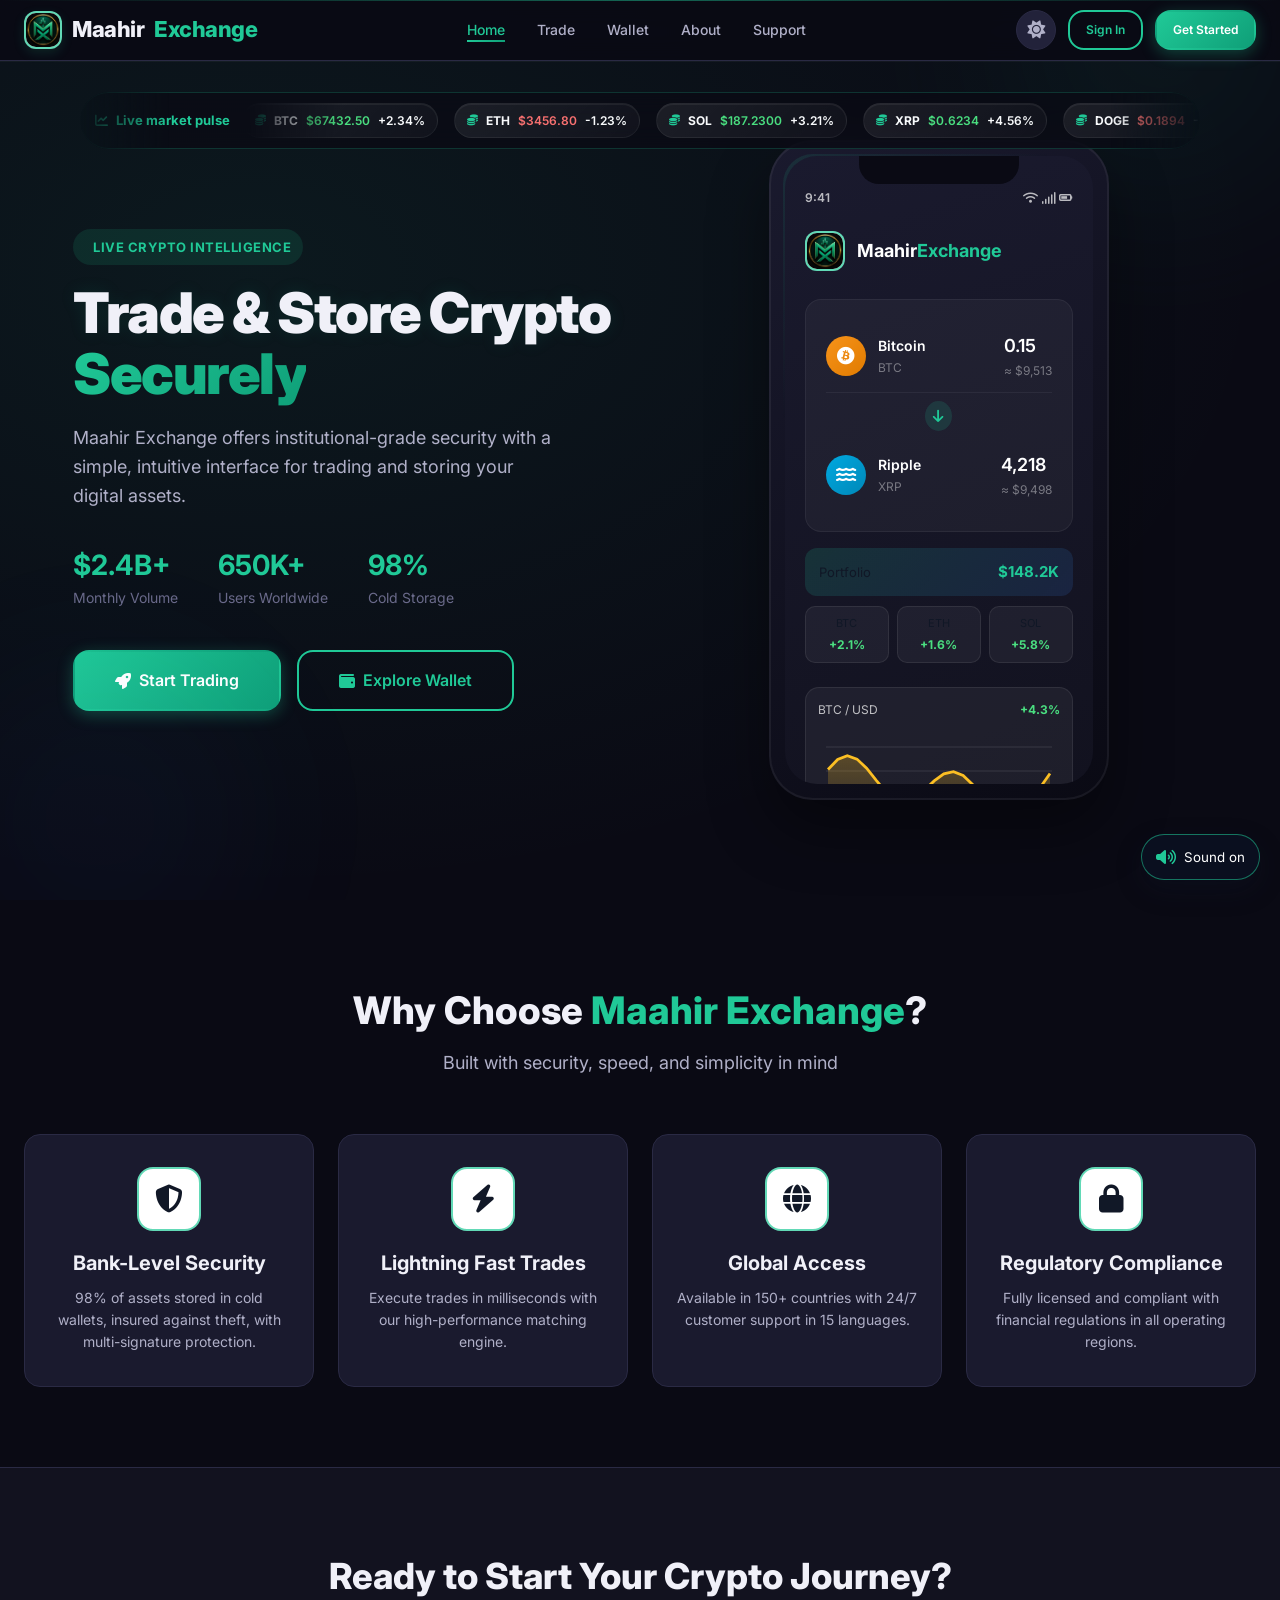
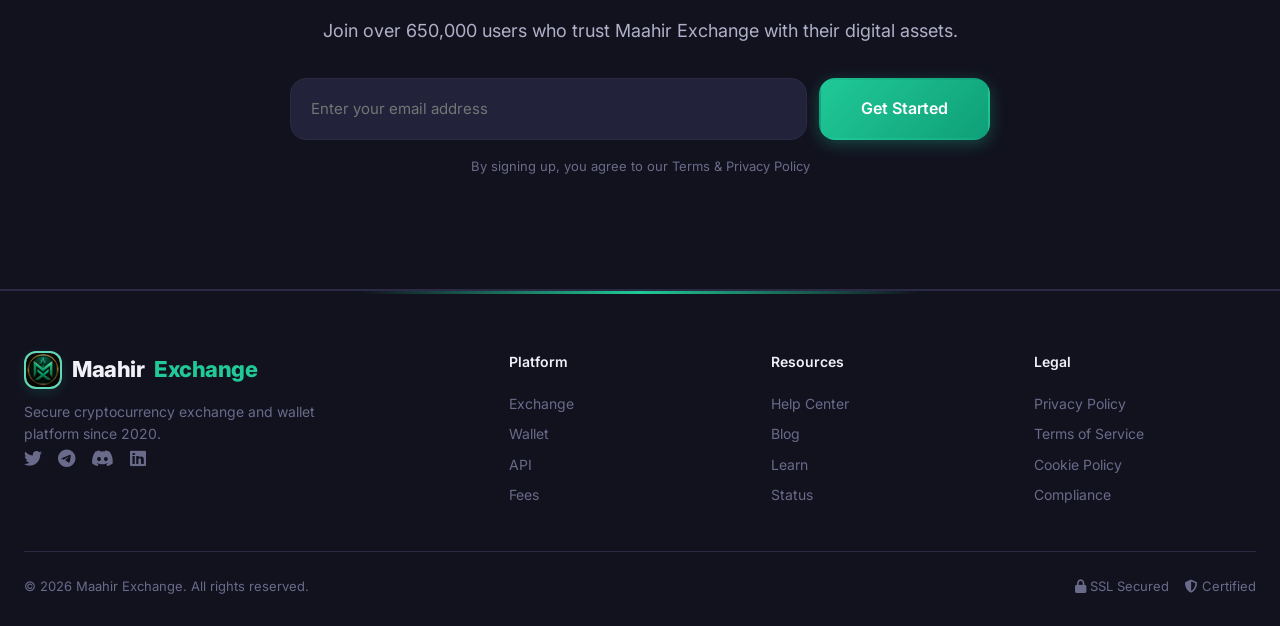
<file: index.html>
<!DOCTYPE html>
<html lang="en" data-theme="dark">
<head>
    <meta charset="UTF-8">
    <meta name="viewport" content="width=device-width, initial-scale=1.0">
    <title>Maahir Exchange - Trade Crypto Securely</title>
    <link rel="stylesheet" href="https://cdnjs.cloudflare.com/ajax/libs/font-awesome/6.4.0/css/all.min.css">
    <link href="https://fonts.googleapis.com/css2?family=Inter:wght@300;400;500;600;700;800;900&display=swap" rel="stylesheet">
    <link rel="stylesheet" href="styles.css">
    <link rel="shortcut icon" href="Maahir exchange.png" type="image/x-icon">
    <style>
        /* ============================================
           MAAHIR EXCHANGE - COMPLETE HOME PAGE STYLES
           ============================================ */
        
        /* ---------- CSS VARIABLES / THEMES ---------- */
        :root {
            --bg-primary: #f8f9fc;
            --bg-secondary: #ffffff;
            --bg-card: #ffffff;
            --bg-input: #f1f3f7;
            --bg-nav: rgba(248, 249, 252, 0.92);
            --text-primary: #0a0a1a;
            --text-secondary: #4a4a6a;
            --text-muted: #8a8aa8;
            --border-color: #e2e5ed;
            --shadow-sm: 0 2px 8px rgba(0,0,0,0.06);
            --shadow-md: 0 8px 32px rgba(0,0,0,0.08);
            --shadow-lg: 0 16px 48px rgba(0,0,0,0.12);
            --shadow-xl: 0 24px 64px rgba(0,0,0,0.16);
            --radius-sm: 8px;
            --radius-md: 16px;
            --radius-lg: 24px;
            --radius-xl: 32px;
            --transition: all 0.3s cubic-bezier(0.4, 0, 0.2, 1);
            --gradient-gold: linear-gradient(135deg, #20C997, #0F9F78);
            --gradient-gold-hover: linear-gradient(135deg, #42D9AE, #18B88A);
            --gold: #20C997;
            --gold-dark: #0F9F78;
            --gold-light: #5EEAD4;
            --danger: #ef4444;
            --success: #22c55e;
            --warning: #f59e0b;
            --blue: #3b82f6;
        }

        [data-theme="dark"] {
            --bg-primary: #0a0a14;
            --bg-secondary: #12121f;
            --bg-card: #1a1a2e;
            --bg-input: #22223a;
            --bg-nav: rgba(10, 10, 20, 0.92);
            --text-primary: #f0f0f8;
            --text-secondary: #b0b0c8;
            --text-muted: #6a6a8a;
            --border-color: #2a2a44;
            --shadow-sm: 0 2px 8px rgba(0,0,0,0.3);
            --shadow-md: 0 8px 32px rgba(0,0,0,0.4);
            --shadow-lg: 0 16px 48px rgba(0,0,0,0.5);
            --shadow-xl: 0 24px 64px rgba(0,0,0,0.6);
        }

        /* ---------- RESET & BASE ---------- */
        * {
            margin: 0;
            padding: 0;
            box-sizing: border-box;
        }

        html {
            scroll-behavior: smooth;
        }

        body {
            font-family: 'Inter', -apple-system, BlinkMacSystemFont, 'Segoe UI', Roboto, sans-serif;
            background: var(--bg-primary);
            color: var(--text-primary);
            line-height: 1.6;
            transition: var(--transition);
            overflow-x: hidden;
            min-height: 100vh;
        }

        a {
            text-decoration: none;
            color: inherit;
        }

        button {
            cursor: pointer;
            font-family: inherit;
            border: none;
            outline: none;
        }

        input, select {
            font-family: inherit;
            outline: none;
        }

        /* ---------- SCROLLBAR ---------- */
        ::-webkit-scrollbar {
            width: 6px;
            height: 6px;
        }
        ::-webkit-scrollbar-track {
            background: var(--bg-secondary);
        }
        ::-webkit-scrollbar-thumb {
            background: var(--gold);
            border-radius: 10px;
        }

        /* ---------- UTILITY ---------- */
        .container {
            max-width: 1280px;
            margin: 0 auto;
            padding: 0 24px;
        }

        .gold-text {
            color: var(--gold);
        }
        .text-center { text-align: center; }
        .w-full { width: 100%; }
        .relative { position: relative; }
        .flex { display: flex; }
        .flex-center { align-items: center; justify-content: center; }
        .flex-between { justify-content: space-between; align-items: center; }
        .flex-col { flex-direction: column; }
        .gap-8 { gap: 8px; }
        .gap-12 { gap: 12px; }
        .gap-16 { gap: 16px; }
        .gap-24 { gap: 24px; }
        .gap-32 { gap: 32px; }

        /* ---------- BUTTONS ---------- */
        .btn {
            display: inline-flex;
            align-items: center;
            justify-content: center;
            gap: 8px;
            padding: 12px 28px;
            border-radius: var(--radius-md);
            font-weight: 600;
            font-size: 14px;
            transition: var(--transition);
            border: 2px solid transparent;
            background: transparent;
            color: var(--text-primary);
            position: relative;
            overflow: hidden;
        }

        .btn-gold {
            background: var(--gradient-gold);
            color: #fff;
            box-shadow: 0 4px 16px rgba(32, 201, 151, 0.3);
        }
        .btn-gold:hover {
            transform: translateY(-2px);
            box-shadow: 0 8px 28px rgba(32, 201, 151, 0.4);
        }

        .btn-outline-gold {
            border-color: var(--gold);
            color: var(--gold);
            background: transparent;
        }
        .btn-outline-gold:hover {
            background: rgba(32, 201, 151, 0.08);
            transform: translateY(-2px);
        }

        .btn-dark {
            background: var(--bg-secondary);
            color: var(--text-primary);
            border-color: var(--border-color);
        }
        .btn-dark:hover {
            border-color: var(--gold);
        }

        .btn-sm {
            padding: 8px 16px;
            font-size: 12px;
        }
        .btn-lg {
            padding: 16px 40px;
            font-size: 16px;
        }

        /* ---------- CARDS ---------- */
        .card {
            background: var(--bg-card);
            border-radius: var(--radius-md);
            padding: 24px;
            border: 1px solid var(--border-color);
            box-shadow: var(--shadow-sm);
            transition: var(--transition);
        }
        .card:hover {
            box-shadow: var(--shadow-md);
        }

        /* ---------- THEME TOGGLE ---------- */
        .theme-toggle {
            background: var(--bg-input);
            border: 1px solid var(--border-color);
            border-radius: 50%;
            width: 40px;
            height: 40px;
            display: flex;
            align-items: center;
            justify-content: center;
            color: var(--text-secondary);
            transition: var(--transition);
            font-size: 18px;
        }
        .theme-toggle:hover {
            border-color: var(--gold);
            color: var(--gold);
        }

        /* ============================================
           NAVBAR
           ============================================ */
        .navbar {
            position: fixed;
            top: 0;
            left: 0;
            right: 0;
            z-index: 1000;
            background: var(--bg-nav);
            border-bottom: 1px solid var(--border-color);
            padding: 10px 0;
            transition: var(--transition);
            backdrop-filter: blur(12px);
            -webkit-backdrop-filter: blur(12px);
            box-shadow: 0 1px 0 rgba(255,255,255,0.04);
        }
        .navbar::before {
            content: '';
            position: absolute;
            inset: 0 auto auto 0;
            width: 100%;
            height: 1px;
            background: linear-gradient(90deg, transparent, rgba(32, 201, 151, 0.6), transparent);
            opacity: 0.8;
        }

        .navbar .container {
            max-width: 1280px;
            width: 100%;
            margin: 0 auto;
            padding: 0 24px;
            display: flex;
            align-items: center;
            justify-content: space-between;
            gap: 20px;
            position: relative;
            z-index: 1;
        }

        .logo {
            display: flex;
            align-items: center;
            gap: 10px;
            font-size: 22px;
            font-weight: 800;
            letter-spacing: -0.5px;
        }
        .logo-icon {
            width: 38px;
            height: 38px;
            object-fit: cover;
            border-radius: 12px;
            display: inline-block;
            background: #ffffff;
            border: 2px solid rgba(32, 201, 151, 0.7);
            padding: 0;
            box-sizing: border-box;
            box-shadow: 0 4px 12px rgba(32, 201, 151, 0.14);
        }
        .brand-badge {
            width: 40px;
            height: 40px;
            background: #ffffff;
            border: 2px solid rgba(32, 201, 151, 0.7);
            border-radius: 12px;
            display: flex;
            align-items: center;
            justify-content: center;
            overflow: hidden;
            padding: 6px;
            flex-shrink: 0;
        }
        .brand-badge img {
            width: 100%;
            height: 100%;
            object-fit: contain;
            display: block;
        }
        .logo span {
            color: var(--gold);
        }

        .nav-links {
            display: flex;
            align-items: center;
            gap: 32px;
            list-style: none;
        }
        .nav-links a {
            font-weight: 500;
            font-size: 14px;
            color: var(--text-secondary);
            transition: var(--transition);
            position: relative;
        }
        .nav-links a::after {
            content: '';
            position: absolute;
            bottom: -4px;
            left: 0;
            width: 0;
            height: 2px;
            background: var(--gradient-gold);
            transition: var(--transition);
        }
        .nav-links a:hover,
        .nav-links a.active {
            color: var(--gold);
        }
        .nav-links a:hover::after,
        .nav-links a.active::after {
            width: 100%;
        }
        .nav-links a:hover {
            text-shadow: 0 0 12px rgba(32, 201, 151, 0.28);
        }

        .nav-actions {
            display: flex;
            align-items: center;
            gap: 12px;
        }

        .mobile-toggle {
            display: none;
            background: transparent;
            border: none;
            color: var(--text-primary);
            font-size: 24px;
            padding: 4px;
        }

        /* ============================================
           HERO SECTION
           ============================================ */
        .hero {
            padding: 120px 0 80px;
            background: radial-gradient(ellipse at 20% 30%, rgba(32, 201, 151, 0.08), transparent 70%);
            min-height: 100vh;
            display: flex;
            align-items: center;
            position: relative;
            overflow: hidden;
        }
        .hero::before,
        .hero::after {
            content: '';
            position: absolute;
            width: 320px;
            height: 320px;
            border-radius: 50%;
            filter: blur(90px);
            opacity: 0.22;
            pointer-events: none;
            animation: float 8s ease-in-out infinite;
        }
        .hero::before {
            background: rgba(32, 201, 151, 0.3);
            top: -120px;
            right: -40px;
        }
        .hero::after {
            background: rgba(59, 130, 246, 0.2);
            left: -60px;
            bottom: -80px;
            animation-delay: 2s;
        }

        .ticker-shell {
            position: absolute;
            top: 92px;
            left: 50%;
            transform: translateX(-50%);
            width: min(1120px, calc(100% - 32px));
            z-index: 2;
            display: flex;
            align-items: center;
            gap: 12px;
            padding: 10px 14px;
            border-radius: 999px;
            background: rgba(10, 10, 20, 0.72);
            border: 1px solid rgba(32, 201, 151, 0.22);
            box-shadow: 0 12px 30px rgba(0,0,0,0.2);
            backdrop-filter: blur(12px);
            overflow: hidden;
            mask-image: linear-gradient(90deg, transparent 0, #000 8%, #000 92%, transparent 100%);
            -webkit-mask-image: linear-gradient(90deg, transparent 0, #000 8%, #000 92%, transparent 100%);
        }
        .ticker-label {
            display: inline-flex;
            align-items: center;
            gap: 8px;
            color: var(--gold);
            font-size: 13px;
            font-weight: 700;
            white-space: nowrap;
            flex-shrink: 0;
        }
        .ticker-strip {
            display: flex;
            gap: 16px;
            overflow: hidden;
            flex: 1;
            min-width: 0;
            width: max-content;
            min-width: max-content;
            animation: ticker-marquee 22s linear infinite;
            will-change: transform;
            mask-image: linear-gradient(90deg, transparent 0, #000 5%, #000 95%, transparent 100%);
            -webkit-mask-image: linear-gradient(90deg, transparent 0, #000 5%, #000 95%, transparent 100%);
        }
        .ticker-strip .ticker-pill {
            display: inline-flex;
            align-items: center;
            gap: 8px;
            padding: 7px 12px;
            border-radius: 999px;
            background: linear-gradient(135deg, rgba(255,255,255,0.08), rgba(255,255,255,0.03));
            border: 1px solid rgba(255,255,255,0.06);
            color: #f8fafc;
            font-size: 12px;
            font-weight: 600;
            white-space: nowrap;
            box-shadow: inset 0 1px 0 rgba(255,255,255,0.06);
            flex-shrink: 0;
        }
        .ticker-strip .ticker-pill i {
            color: var(--gold);
            font-size: 11px;
        }
        .ticker-strip .ticker-pill .price {
            color: #4ade80;
        }
        .ticker-strip .ticker-pill .price.down {
            color: #f87171;
        }

        .hero-container {
            display: grid;
            grid-template-columns: 1fr 1fr;
            gap: 60px;
            align-items: center;
        }

        .hero-badge {
            display: inline-flex;
            align-items: center;
            gap: 8px;
            padding: 8px 12px;
            border-radius: 999px;
            background: rgba(32, 201, 151, 0.12);
            color: var(--gold);
            font-size: 13px;
            font-weight: 700;
            letter-spacing: 0.04em;
            text-transform: uppercase;
            margin-bottom: 18px;
            animation: pulse 2.6s ease-in-out infinite;
        }
        .hero-content h1 {
            font-size: 56px;
            font-weight: 900;
            line-height: 1.08;
            margin-bottom: 20px;
            letter-spacing: -1.5px;
            text-shadow: 0 0 18px rgba(32, 201, 151, 0.1);
        }
        .hero-content h1 .highlight {
            background: var(--gradient-gold);
            -webkit-background-clip: text;
            -webkit-text-fill-color: transparent;
            background-clip: text;
            text-shadow: none;
        }
        .hero-content p {
            font-size: 18px;
            color: var(--text-secondary);
            max-width: 480px;
            margin-bottom: 32px;
        }

        .hero-stats {
            display: flex;
            gap: 40px;
            margin-bottom: 40px;
        }
        .hero-stats .stat h3 {
            font-size: 28px;
            font-weight: 700;
            color: var(--gold);
        }
        .hero-stats .stat p {
            font-size: 14px;
            color: var(--text-muted);
            margin-bottom: 0;
        }

        .hero-actions {
            display: flex;
            gap: 16px;
            flex-wrap: wrap;
        }

        /* Hero Visual - Phone Mockup */
        .hero-visual {
            display: flex;
            justify-content: center;
            align-items: center;
        }

        .phone-mockup {
            position: relative;
            width: 340px;
            height: 660px;
            background: linear-gradient(145deg, #1a1a2e, #0a0a14);
            border-radius: 44px;
            padding: 16px;
            box-shadow: 0 30px 60px rgba(0,0,0,0.4), inset 0 0 0 2px rgba(255,255,255,0.06);
            transform-style: preserve-3d;
        }
        .phone-mockup::before {
            content: '';
            position: absolute;
            inset: 14px;
            border-radius: 30px;
            background: radial-gradient(circle at top left, rgba(32, 201, 151, 0.12), transparent 38%);
            pointer-events: none;
        }
        .phone-mockup .screen {
            background: linear-gradient(160deg, #1a1a2e, #12121f);
            border-radius: 32px;
            height: 100%;
            padding: 24px 20px;
            display: flex;
            flex-direction: column;
            position: relative;
            overflow: hidden;
        }
        .phone-mockup .notch {
            position: absolute;
            top: 0;
            left: 50%;
            transform: translateX(-50%);
            width: 160px;
            height: 28px;
            background: #0a0a14;
            border-radius: 0 0 20px 20px;
            z-index: 5;
        }
        .phone-mockup .status-bar {
            display: flex;
            justify-content: space-between;
            color: rgba(255,255,255,0.7);
            font-size: 12px;
            font-weight: 600;
            padding-top: 8px;
            margin-bottom: 24px;
        }
        .phone-mockup .app-header {
            display: flex;
            align-items: center;
            gap: 12px;
            margin-bottom: 28px;
        }
        .phone-mockup .app-header .icon {
            width: 40px;
            height: 40px;
            background: #ffffff;
            border: 2px solid rgba(32, 201, 151, 0.7);
            border-radius: 12px;
            display: flex;
            align-items: center;
            justify-content: center;
            padding: 0;
            box-sizing: border-box;
            overflow: hidden;
        }
        .phone-mockup .app-header .icon img {
            width: 100%;
            height: 100%;
            object-fit: cover;
            display: block;
        }
        .phone-mockup .app-header h3 {
            color: #fff;
            font-size: 18px;
            font-weight: 700;
        }
        .phone-mockup .app-header h3 span {
            color: var(--gold);
        }

        .phone-mockup .swap-box {
            background: rgba(255,255,255,0.04);
            border-radius: 16px;
            padding: 20px;
            border: 1px solid rgba(255,255,255,0.06);
            margin-bottom: 16px;
        }
        .phone-mockup .swap-row {
            display: flex;
            justify-content: space-between;
            align-items: center;
            padding: 12px 0;
        }
        .phone-mockup .swap-row:first-child {
            border-bottom: 1px solid rgba(255,255,255,0.06);
        }
        .phone-mockup .coin-info {
            display: flex;
            align-items: center;
            gap: 12px;
        }
        .phone-mockup .coin-icon {
            width: 40px;
            height: 40px;
            border-radius: 50%;
            display: flex;
            align-items: center;
            justify-content: center;
            font-size: 18px;
            color: #fff;
        }
        .phone-mockup .coin-icon.btc { background: linear-gradient(135deg, #F7931A, #E07B00); }
        .phone-mockup .coin-icon.xrp { background: linear-gradient(135deg, #00A8E0, #0088B8); }
        .phone-mockup .coin-icon.eth { background: linear-gradient(135deg, #627EEA, #4A5FC1); }
        .phone-mockup .coin-name { color: #fff; font-weight: 600; font-size: 14px; }
        .phone-mockup .coin-symbol { color: rgba(255,255,255,0.4); font-size: 12px; }
        .phone-mockup .amount { color: #fff; font-weight: 600; font-size: 18px; }
        .phone-mockup .amount-usd { color: rgba(255,255,255,0.4); font-size: 12px; text-align: right; }

        .phone-mockup .swap-arrow {
            text-align: center;
            margin: 8px 0;
        }
        .phone-mockup .swap-arrow i {
            background: rgba(32, 201, 151, 0.15);
            padding: 8px;
            border-radius: 50%;
            color: var(--gold);
            font-size: 14px;
        }

        .phone-mockup .dashboard-stack {
            display: grid;
            gap: 10px;
            margin-bottom: 12px;
        }
        .phone-mockup .portfolio-badge {
            display: flex;
            justify-content: space-between;
            align-items: center;
            padding: 12px 14px;
            border-radius: 12px;
            background: linear-gradient(135deg, rgba(32, 201, 151, 0.16), rgba(59, 130, 246, 0.14));
            color: #fff;
            font-size: 13px;
        }
        .phone-mockup .portfolio-badge strong {
            font-size: 15px;
            color: var(--gold);
        }
        .phone-mockup .portfolio-badge span,
        .phone-mockup .mini-stat span {
            color: #111827;
        }
        .phone-mockup .mini-stats {
            display: grid;
            grid-template-columns: repeat(3, 1fr);
            gap: 8px;
        }
        .phone-mockup .mini-stat {
            padding: 8px;
            border-radius: 10px;
            background: rgba(255,255,255,0.05);
            border: 1px solid rgba(255,255,255,0.08);
            text-align: center;
            color: rgba(255,255,255,0.75);
            font-size: 11px;
        }
        .phone-mockup .mini-stat strong {
            display: block;
            margin-top: 2px;
            color: #4ade80;
            font-size: 12px;
        }
        .phone-mockup .hero-chart-card {
            margin: 12px 0 16px;
            padding: 12px;
            border-radius: 14px;
            background: rgba(255,255,255,0.05);
            border: 1px solid rgba(255,255,255,0.08);
        }
        .phone-mockup .hero-chart-card .chart-top {
            display: flex;
            justify-content: space-between;
            align-items: center;
            font-size: 12px;
            color: rgba(255,255,255,0.72);
            margin-bottom: 8px;
        }
        .phone-mockup .hero-chart-card .chart-top .chip {
            color: #4ade80;
            font-weight: 700;
        }
        .phone-mockup .hero-chart-card canvas {
            width: 100%;
            height: 120px;
            display: block;
        }

        .phone-mockup .rate-display {
            background: rgba(32, 201, 151, 0.08);
            border-radius: 12px;
            padding: 12px;
            text-align: center;
            border: 1px solid rgba(32, 201, 151, 0.12);
            margin-bottom: 16px;
            color: var(--gold);
            font-size: 13px;
        }

        .phone-mockup .btn-confirm {
            width: 100%;
            padding: 14px;
            background: var(--gradient-gold);
            border: none;
            border-radius: 12px;
            color: #fff;
            font-weight: 600;
            font-size: 15px;
            transition: var(--transition);
            margin-top: auto;
        }
        .phone-mockup .btn-confirm:hover {
            transform: translateY(-2px);
            box-shadow: 0 8px 24px rgba(32, 201, 151, 0.3);
        }

        .phone-mockup .security-note {
            text-align: center;
            margin-top: 12px;
            color: rgba(255,255,255,0.3);
            font-size: 11px;
        }

        /* ============================================
           FEATURES
           ============================================ */
        .features {
            padding: 80px 0;
        }

        .section-header {
            text-align: center;
            margin-bottom: 56px;
        }
        .section-header h2 {
            font-size: 38px;
            font-weight: 800;
            margin-bottom: 8px;
        }
        .section-header p {
            color: var(--text-secondary);
            font-size: 18px;
        }

        .features-grid {
            display: grid;
            grid-template-columns: repeat(auto-fit, minmax(240px, 1fr));
            gap: 24px;
        }

        .feature-card {
            background: var(--bg-card);
            padding: 32px 24px;
            border-radius: var(--radius-md);
            border: 1px solid var(--border-color);
            text-align: center;
            transition: var(--transition);
        }
        .feature-card:hover {
            transform: translateY(-6px);
            border-color: var(--gold);
            box-shadow: var(--shadow-lg);
        }
        .feature-card .icon {
            width: 64px;
            height: 64px;
            background: #ffffff;
            border: 2px solid rgba(32, 201, 151, 0.7);
            border-radius: 16px;
            display: flex;
            align-items: center;
            justify-content: center;
            margin: 0 auto 16px;
            padding: 8px;
            overflow: hidden;
        }
        .feature-card .icon img {
            width: 100%;
            height: 100%;
            object-fit: contain;
            display: block;
        }
        .feature-card .icon i {
            color: #111827;
            font-size: 28px;
            opacity: 1;
        }
        .feature-card h3 {
            font-size: 20px;
            margin-bottom: 8px;
        }
        .feature-card p {
            color: var(--text-secondary);
            font-size: 14px;
        }

        /* ============================================
           CTA SECTION
           ============================================ */
        .cta-section {
            padding: 80px 0;
            background: var(--bg-secondary);
            border-top: 1px solid var(--border-color);
            border-bottom: 1px solid var(--border-color);
        }

        .cta-content {
            max-width: 700px;
            margin: 0 auto;
            text-align: center;
        }
        .cta-content h2 {
            font-size: 36px;
            font-weight: 800;
            margin-bottom: 12px;
        }
        .cta-content p {
            color: var(--text-secondary);
            font-size: 18px;
            margin-bottom: 32px;
        }

        .cta-form {
            display: flex;
            gap: 12px;
            flex-wrap: wrap;
            justify-content: center;
        }
        .cta-form input {
            flex: 1;
            min-width: 240px;
            padding: 14px 20px;
            border-radius: var(--radius-md);
            border: 1px solid var(--border-color);
            background: var(--bg-input);
            color: var(--text-primary);
            font-size: 15px;
            transition: var(--transition);
        }
        .cta-form input:focus {
            border-color: var(--gold);
        }

        /* ============================================
           FOOTER
           ============================================ */
        .footer {
            background: var(--bg-secondary);
            border-top: 1px solid var(--border-color);
            padding: 60px 0 30px;
        }

        .footer-grid {
            display: grid;
            grid-template-columns: 2fr 1fr 1fr 1fr;
            gap: 40px;
            margin-bottom: 40px;
        }

        .footer-brand p {
            color: var(--text-muted);
            font-size: 14px;
            margin-top: 12px;
            max-width: 300px;
        }

        .footer-links h4 {
            font-size: 14px;
            font-weight: 600;
            margin-bottom: 16px;
        }
        .footer-links a {
            display: block;
            color: var(--text-muted);
            font-size: 14px;
            padding: 4px 0;
            transition: var(--transition);
        }
        .footer-links a:hover {
            color: var(--gold);
        }

        .footer-bottom {
            border-top: 1px solid var(--border-color);
            padding-top: 24px;
            display: flex;
            justify-content: space-between;
            align-items: center;
            flex-wrap: wrap;
            gap: 12px;
            font-size: 13px;
            color: var(--text-muted);
        }

        .social-links {
            display: flex;
            gap: 16px;
        }
        .social-links a {
            color: var(--text-muted);
            font-size: 18px;
            transition: var(--transition);
        }
        .social-links a:hover {
            color: var(--gold);
            transform: translateY(-2px);
        }

        /* ============================================
           RESPONSIVE
           ============================================ */
        @media (max-width: 1024px) {
            .hero-container {
                grid-template-columns: 1fr;
                text-align: center;
            }
            .hero-content p {
                margin-left: auto;
                margin-right: auto;
            }
            .hero-stats {
                justify-content: center;
            }
            .hero-actions {
                justify-content: center;
            }
        }

        @media (max-width: 992px) {
            .navbar .container {
                padding: 0 14px;
            }
            .nav-links {
                display: none;
                position: absolute;
                top: 100%;
                left: 0;
                right: 0;
                background: var(--bg-primary);
                flex-direction: column;
                padding: 24px;
                gap: 16px;
                border-bottom: 1px solid var(--border-color);
                box-shadow: var(--shadow-lg);
            }
            .nav-links.open {
                display: flex;
            }
            .mobile-toggle {
                display: inline-flex;
                align-items: center;
                justify-content: center;
                width: 32px;
                height: 32px;
                padding: 0;
                border-radius: 50%;
                border: 1px solid var(--border-color);
                background: rgba(32, 201, 151, 0.04);
                color: var(--text-primary);
                font-size: 14px;
            }
            .footer-grid {
                grid-template-columns: 1fr 1fr;
            }
        }

        @media (max-width: 768px) {
            .hero {
                padding-top: 150px;
            }
            .ticker-shell {
                top: 110px;
                flex-direction: column;
                align-items: flex-start;
                border-radius: 20px;
                padding: 8px 10px;
            }
            .ticker-label {
                font-size: 11px;
            }
            .ticker-strip {
                gap: 8px;
                animation-duration: 18s;
            }
            .ticker-strip .ticker-pill {
                padding: 6px 10px;
                font-size: 11px;
            }
            .hero-content h1 {
                font-size: 36px;
            }
            .hero-stats {
                flex-wrap: wrap;
                gap: 20px;
            }
            .hero-stats .stat h3 {
                font-size: 22px;
            }
            .phone-mockup {
                width: 300px;
                height: 580px;
            }
            .section-header h2 {
                font-size: 28px;
            }
            .footer-grid {
                grid-template-columns: 1fr;
                gap: 32px;
            }
        }

        @media (max-width: 480px) {
            .container {
                padding: 0 16px;
            }
            .ticker-strip {
                animation-duration: 16s;
            }
            .phone-mockup {
                width: 280px;
                height: 540px;
                padding: 12px;
            }
            .phone-mockup .mini-stats {
                grid-template-columns: 1fr;
            }
            .phone-mockup .screen {
                padding: 16px 14px;
            }
            .nav-actions .btn span {
                display: none;
            }
        }

        /* ============================================
           ANIMATIONS
           ============================================ */
        @keyframes tickerFade {
            from { opacity: 0; transform: translateY(4px); }
            to { opacity: 1; transform: translateY(0); }
        }

        @keyframes fadeInUp {
            from { opacity: 0; transform: translateY(30px); }
            to { opacity: 1; transform: translateY(0); }
        }
        @keyframes pulse {
            0%, 100% { opacity: 1; }
            50% { opacity: 0.5; }
        }
        @keyframes float {
            0%, 100% { transform: translateY(0px); }
            50% { transform: translateY(-10px); }
        }
        @keyframes shimmer {
            0% { background-position: -200% 0; }
            100% { background-position: 200% 0; }
        }

        .animate-fade-up {
            animation: fadeInUp 0.6s ease forwards;
        }
        .animate-float {
            animation: float 3s ease-in-out infinite;
        }

        .delay-1 { animation-delay: 0.1s; }
        .delay-2 { animation-delay: 0.2s; }
        .delay-3 { animation-delay: 0.3s; }
        .delay-4 { animation-delay: 0.4s; }
    </style>
</head>
<body>

    <!-- ============================================
    NAVBAR
    ============================================ -->
    <nav class="navbar">
        <div class="container">
            <a href="index.html" class="logo">
                <img class="logo-icon" src="Maahir exchange.png" alt="Maahir Exchange Logo" class="logo-icon">
                Maahir<span>Exchange</span>
            </a>

            <ul class="nav-links" id="navLinks">
                <li><a href="index.html" class="active">Home</a></li>
                <li><a href="trade.html">Trade</a></li>
                <li><a href="wallet.html">Wallet</a></li>
                <li><a href="about.html">About</a></li>
                <li><a href="support.html">Support</a></li>
                
            </ul>

            <div class="nav-actions">
                <button class="theme-toggle" id="themeToggle" aria-label="Toggle theme">
                    <i class="fas fa-moon"></i>
                </button>
                <a href="login.html" class="btn btn-outline-gold btn-sm">Sign In</a>
                <a href="register.html" class="btn btn-gold btn-sm">Get Started</a>
                <button class="mobile-toggle" id="mobileToggle" aria-label="Toggle menu">
                    <i class="fas fa-bars"></i>
                </button>
            </div>
        </div>
    </nav>

    <!-- ============================================
    HERO SECTION
    ============================================ -->
    <section class="hero">
        <div class="ticker-shell" aria-label="Live market ticker">
            <div class="ticker-label"><i class="fas fa-chart-line"></i> Live market pulse</div>
            <div class="ticker-strip" id="marketTicker"></div>
        </div>
        <div class="container hero-container">
            <div class="hero-content animate-fade-up">
                <div class="hero-badge"><i class="fas fa-sparkles"></i> Live crypto intelligence</div>
                <h1>Trade & Store Crypto <br><span class="highlight">Securely</span></h1>
                <p>Maahir Exchange offers institutional-grade security with a simple, intuitive interface for trading and storing your digital assets.</p>

                <div class="hero-stats">
                    <div class="stat">
                        <h3>$2.4B+</h3>
                        <p>Monthly Volume</p>
                    </div>
                    <div class="stat">
                        <h3>650K+</h3>
                        <p>Users Worldwide</p>
                    </div>
                    <div class="stat">
                        <h3>98%</h3>
                        <p>Cold Storage</p>
                    </div>
                </div>

                <div class="hero-actions">
                    <a href="trade.html" class="btn btn-gold btn-lg">
                        <i class="fas fa-rocket"></i> Start Trading
                    </a>
                    <a href="wallet.html" class="btn btn-outline-gold btn-lg">
                        <i class="fas fa-wallet"></i> Explore Wallet
                    </a>
                </div>
            </div>

            <div class="hero-visual animate-fade-up delay-2">
                <div class="phone-mockup animate-float">
                    <div class="screen">
                        <div class="notch"></div>
                        
                        <!-- Status Bar -->
                        <div class="status-bar">
                            <span>9:41</span>
                            <span><i class="fas fa-wifi"></i> <i class="fas fa-signal"></i> <i class="fas fa-battery-three-quarters"></i></span>
                        </div>

                        <!-- App Header -->
                        <div class="app-header">
                            <div class="icon"><img src="Maahir exchange.png" alt="Maahir Exchange"></div>
                            <h3>Maahir<span>Exchange</span></h3>
                        </div>

                        <!-- Swap Box -->
                        <div class="swap-box">
                            <div class="swap-row">
                                <div class="coin-info">
                                    <div class="coin-icon btc"><i class="fab fa-bitcoin"></i></div>
                                    <div>
                                        <div class="coin-name">Bitcoin</div>
                                        <div class="coin-symbol">BTC</div>
                                    </div>
                                </div>
                                <div>
                                    <div class="amount">0.15</div>
                                    <div class="amount-usd">≈ $9,513</div>
                                </div>
                            </div>

                            <div class="swap-arrow">
                                <i class="fas fa-arrow-down"></i>
                            </div>

                            <div class="swap-row">
                                <div class="coin-info">
                                    <div class="coin-icon xrp"><i class="fas fa-water"></i></div>
                                    <div>
                                        <div class="coin-name">Ripple</div>
                                        <div class="coin-symbol">XRP</div>
                                    </div>
                                </div>
                                <div>
                                    <div class="amount">4,218</div>
                                    <div class="amount-usd">≈ $9,498</div>
                                </div>
                            </div>
                        </div>

                        <div class="dashboard-stack">
                            <div class="portfolio-badge">
                                <span>Portfolio</span>
                                <strong>$148.2K</strong>
                            </div>
                            <div class="mini-stats">
                                <div class="mini-stat"><span>BTC</span><strong>+2.1%</strong></div>
                                <div class="mini-stat"><span>ETH</span><strong>+1.6%</strong></div>
                                <div class="mini-stat"><span>SOL</span><strong>+5.8%</strong></div>
                            </div>
                        </div>

                        <div class="hero-chart-card">
                            <div class="chart-top">
                                <span>BTC / USD</span>
                                <span class="chip">+4.3%</span>
                            </div>
                            <canvas id="heroChart"></canvas>
                        </div>

                        <!-- Rate Display -->
                        <div class="rate-display">
                            <i class="fas fa-exchange-alt"></i> 1 BTC = 28,123.33 XRP
                        </div>

                        <!-- Confirm Button -->
                        <button class="btn-confirm">
                            <i class="fas fa-lock"></i> Confirm Exchange
                        </button>

                        <div class="security-note">
                            <i class="fas fa-shield-alt"></i> Secured by Maahir Exchange
                        </div>
                    </div>
                </div>
            </div>
        </div>
    </section>

    <!-- ============================================
    FEATURES SECTION
    ============================================ -->
    <section class="features">
        <div class="container">
            <div class="section-header animate-fade-up">
                <h2>Why Choose <span class="gold-text">Maahir Exchange</span>?</h2>
                <p>Built with security, speed, and simplicity in mind</p>
            </div>

            <div class="features-grid">
                <div class="feature-card animate-fade-up delay-1">
                    <div class="icon"><i class="fas fa-shield-alt"></i></div>
                    <h3>Bank-Level Security</h3>
                    <p>98% of assets stored in cold wallets, insured against theft, with multi-signature protection.</p>
                </div>

                <div class="feature-card animate-fade-up delay-2">
                    <div class="icon"><i class="fas fa-bolt"></i></div>
                    <h3>Lightning Fast Trades</h3>
                    <p>Execute trades in milliseconds with our high-performance matching engine.</p>
                </div>

                <div class="feature-card animate-fade-up delay-3">
                    <div class="icon"><i class="fas fa-globe"></i></div>
                    <h3>Global Access</h3>
                    <p>Available in 150+ countries with 24/7 customer support in 15 languages.</p>
                </div>

                <div class="feature-card animate-fade-up delay-4">
                    <div class="icon"><i class="fas fa-lock"></i></div>
                    <h3>Regulatory Compliance</h3>
                    <p>Fully licensed and compliant with financial regulations in all operating regions.</p>
                </div>
            </div>
        </div>
    </section>

    <!-- ============================================
    CTA SECTION
    ============================================ -->
    <section class="cta-section">
        <div class="container">
            <div class="cta-content animate-fade-up">
                <h2>Ready to Start Your Crypto Journey?</h2>
                <p>Join over 650,000 users who trust Maahir Exchange with their digital assets.</p>

                <div class="cta-form">
                    <input type="email" placeholder="Enter your email address">
                    <a href="register.html" class="btn btn-gold btn-lg">Get Started</a>
                </div>
                <p style="color: var(--text-muted); font-size: 13px; margin-top: 16px;">
                    By signing up, you agree to our Terms & Privacy Policy
                </p>
            </div>
        </div>
    </section>

    <!-- ============================================
    FOOTER
    ============================================ -->
    <footer class="footer">
        <div class="container">
            <div class="footer-grid">
                <div class="footer-brand">
                    <a href="index.html" class="logo">
                        <img class="logo-icon" src="Maahir exchange.png" alt="Maahir Exchange Logo">
                        Maahir<span>Exchange</span>
                    </a>
                    <p>Secure cryptocurrency exchange and wallet platform since 2020.</p>
                    <div class="social-links">
                        <a href="#"><i class="fab fa-twitter"></i></a>
                        <a href="#"><i class="fab fa-telegram"></i></a>
                        <a href="#"><i class="fab fa-discord"></i></a>
                        <a href="#"><i class="fab fa-linkedin"></i></a>
                    </div>
                </div>

                <div class="footer-links">
                    <h4>Platform</h4>
                    <a href="trade.html">Exchange</a>
                    <a href="wallet.html">Wallet</a>
                    <a href="#">API</a>
                    <a href="#">Fees</a>
                </div>

                <div class="footer-links">
                    <h4>Resources</h4>
                    <a href="#">Help Center</a>
                    <a href="#">Blog</a>
                    <a href="about.html">Learn</a>
                    <a href="#">Status</a>
                </div>

                <div class="footer-links">
                    <h4>Legal</h4>
                    <a href="#">Privacy Policy</a>
                    <a href="#">Terms of Service</a>
                    <a href="#">Cookie Policy</a>
                    <a href="#">Compliance</a>
                </div>
            </div>

            <div class="footer-bottom">
                <p>&copy; 2026 Maahir Exchange. All rights reserved.</p>
                <div style="display: flex; gap: 16px;">
                    <span><i class="fas fa-lock"></i> SSL Secured</span>
                    <span><i class="fas fa-shield-alt"></i> Certified</span>
                </div>
            </div>
        </div>
    </footer>

    <!-- ============================================
    JAVASCRIPT
    ============================================ -->
    <script>
        document.addEventListener('DOMContentLoaded', function() {
            
            // ---------- THEME TOGGLE ----------
            const themeToggle = document.getElementById('themeToggle');
            const html = document.documentElement;
            
            // Check saved theme
            const savedTheme = localStorage.getItem('maahir-theme');
            if (savedTheme) {
                html.setAttribute('data-theme', savedTheme);
            } else if (window.matchMedia('(prefers-color-scheme: dark)').matches) {
                html.setAttribute('data-theme', 'dark');
            }
            
            if (themeToggle) {
                themeToggle.addEventListener('click', function() {
                    const currentTheme = html.getAttribute('data-theme');
                    const newTheme = currentTheme === 'dark' ? 'light' : 'dark';
                    html.setAttribute('data-theme', newTheme);
                    localStorage.setItem('maahir-theme', newTheme);
                    updateThemeIcon(newTheme);
                });
            }
            
            function updateThemeIcon(theme) {
                if (themeToggle) {
                    const icon = themeToggle.querySelector('i');
                    if (icon) {
                        icon.className = theme === 'dark' ? 'fas fa-sun' : 'fas fa-moon';
                    }
                }
            }
            
            // Set initial icon
            const initialTheme = html.getAttribute('data-theme') || 'light';
            updateThemeIcon(initialTheme);
            
            // ---------- MOBILE NAV ----------
            const mobileToggle = document.getElementById('mobileToggle');
            const navLinks = document.getElementById('navLinks');
            
            if (mobileToggle && navLinks) {
                mobileToggle.addEventListener('click', function() {
                    navLinks.classList.toggle('open');
                    const icon = this.querySelector('i');
                    if (icon) {
                        icon.className = navLinks.classList.contains('open') ? 'fas fa-times' : 'fas fa-bars';
                    }
                });
                
                // Close nav on link click (mobile)
                navLinks.querySelectorAll('a').forEach(link => {
                    link.addEventListener('click', () => {
                        navLinks.classList.remove('open');
                        const icon = mobileToggle.querySelector('i');
                        if (icon) icon.className = 'fas fa-bars';
                    });
                });
            }
            
            // ---------- LIVE MARKET TICKER ----------
            const marketTicker = document.getElementById('marketTicker');
            const tickerItems = [
                { symbol: 'BTC', price: 67432.50, change: 2.34 },
                { symbol: 'ETH', price: 3456.80, change: -1.23 },
                { symbol: 'SOL', price: 187.23, change: 3.21 },
                { symbol: 'XRP', price: 0.6234, change: 4.56 },
                { symbol: 'DOGE', price: 0.1894, change: -0.78 }
            ];

            function updateMarketTicker() {
                if (!marketTicker) return;
                const markup = tickerItems.map(item => `
                    <span class="ticker-pill">
                        <i class="fas fa-coins"></i>
                        <strong>${item.symbol}</strong>
                        <span class="price ${item.change < 0 ? 'down' : ''}">$${item.price.toFixed(item.symbol === 'BTC' ? 2 : item.symbol === 'ETH' ? 2 : 4)}</span>
                        <span class="${item.change < 0 ? 'down' : ''}">${item.change >= 0 ? '+' : ''}${item.change.toFixed(2)}%</span>
                    </span>
                `).join('');
                marketTicker.innerHTML = markup + markup;
            }

            updateMarketTicker();
            setInterval(() => {
                tickerItems.forEach(item => {
                    const swing = item.price * (Math.random() * 0.004 - 0.002);
                    item.price = Math.max(item.price + swing, item.price * 0.95);
                    item.change = Number((item.change + (Math.random() - 0.5) * 1.4).toFixed(2));
                });
                updateMarketTicker();
            }, 3000);

            // ---------- ACTIVE NAV LINK ----------
            const currentPath = window.location.pathname.split('/').pop() || 'index.html';
            document.querySelectorAll('.nav-links a').forEach(link => {
                const href = link.getAttribute('href');
                if (href === currentPath || (currentPath === '' && href === 'index.html')) {
                    link.classList.add('active');
                }
            });

            // ---------- CRYPTO HERO CHART ----------
            const heroChart = document.getElementById('heroChart');
            if (heroChart) {
                const ctx = heroChart.getContext('2d');
                let heroChartFrame = 0;

                function drawHeroChart() {
                    const width = heroChart.clientWidth;
                    const height = heroChart.clientHeight;
                    if (!width || !height) return;

                    const dpr = window.devicePixelRatio || 1;
                    heroChart.width = width * dpr;
                    heroChart.height = height * dpr;
                    ctx.setTransform(dpr, 0, 0, dpr, 0, 0);
                    ctx.clearRect(0, 0, width, height);

                    ctx.strokeStyle = 'rgba(255,255,255,0.12)';
                    ctx.lineWidth = 1;
                    for (let i = 0; i < 4; i++) {
                        const y = 20 + i * 24;
                        ctx.beginPath();
                        ctx.moveTo(8, y);
                        ctx.lineTo(width - 8, y);
                        ctx.stroke();
                    }

                    const points = Array.from({ length: 24 }, (_, index) => {
                        const x = 10 + (index / 23) * (width - 20);
                        const wave = Math.sin(index * 0.55 + heroChartFrame / 18) * 22;
                        const drift = Math.cos(index * 0.25 + heroChartFrame / 32) * 11;
                        const y = height / 2 + wave + drift;
                        return { x, y };
                    });

                    ctx.beginPath();
                    points.forEach((point, index) => {
                        if (index === 0) ctx.moveTo(point.x, point.y);
                        else ctx.lineTo(point.x, point.y);
                    });
                    ctx.strokeStyle = '#fbbf24';
                    ctx.lineWidth = 2.8;
                    ctx.stroke();

                    const gradient = ctx.createLinearGradient(0, 0, 0, height);
                    gradient.addColorStop(0, 'rgba(251, 191, 36, 0.34)');
                    gradient.addColorStop(1, 'rgba(251, 191, 36, 0.03)');
                    ctx.lineTo(width - 10, height - 8);
                    ctx.lineTo(10, height - 8);
                    ctx.closePath();
                    ctx.fillStyle = gradient;
                    ctx.fill();

                    heroChartFrame += 1;
                    requestAnimationFrame(drawHeroChart);
                }

                drawHeroChart();
            }

            // ---------- INTERSECTION OBSERVER FOR ANIMATIONS ----------
            if ('IntersectionObserver' in window) {
                const observer = new IntersectionObserver((entries) => {
                    entries.forEach(entry => {
                        if (entry.isIntersecting) {
                            entry.target.style.opacity = '1';
                            entry.target.style.transform = 'translateY(0)';
                        }
                    });
                }, { threshold: 0.1 });

                document.querySelectorAll('.animate-fade-up').forEach(el => {
                    el.style.opacity = '0';
                    el.style.transform = 'translateY(30px)';
                    el.style.transition = 'all 0.6s ease';
                    observer.observe(el);
                });
            }
        });
    </script>

    <script src="audio.js"></script>
</body>
</html>
</file>
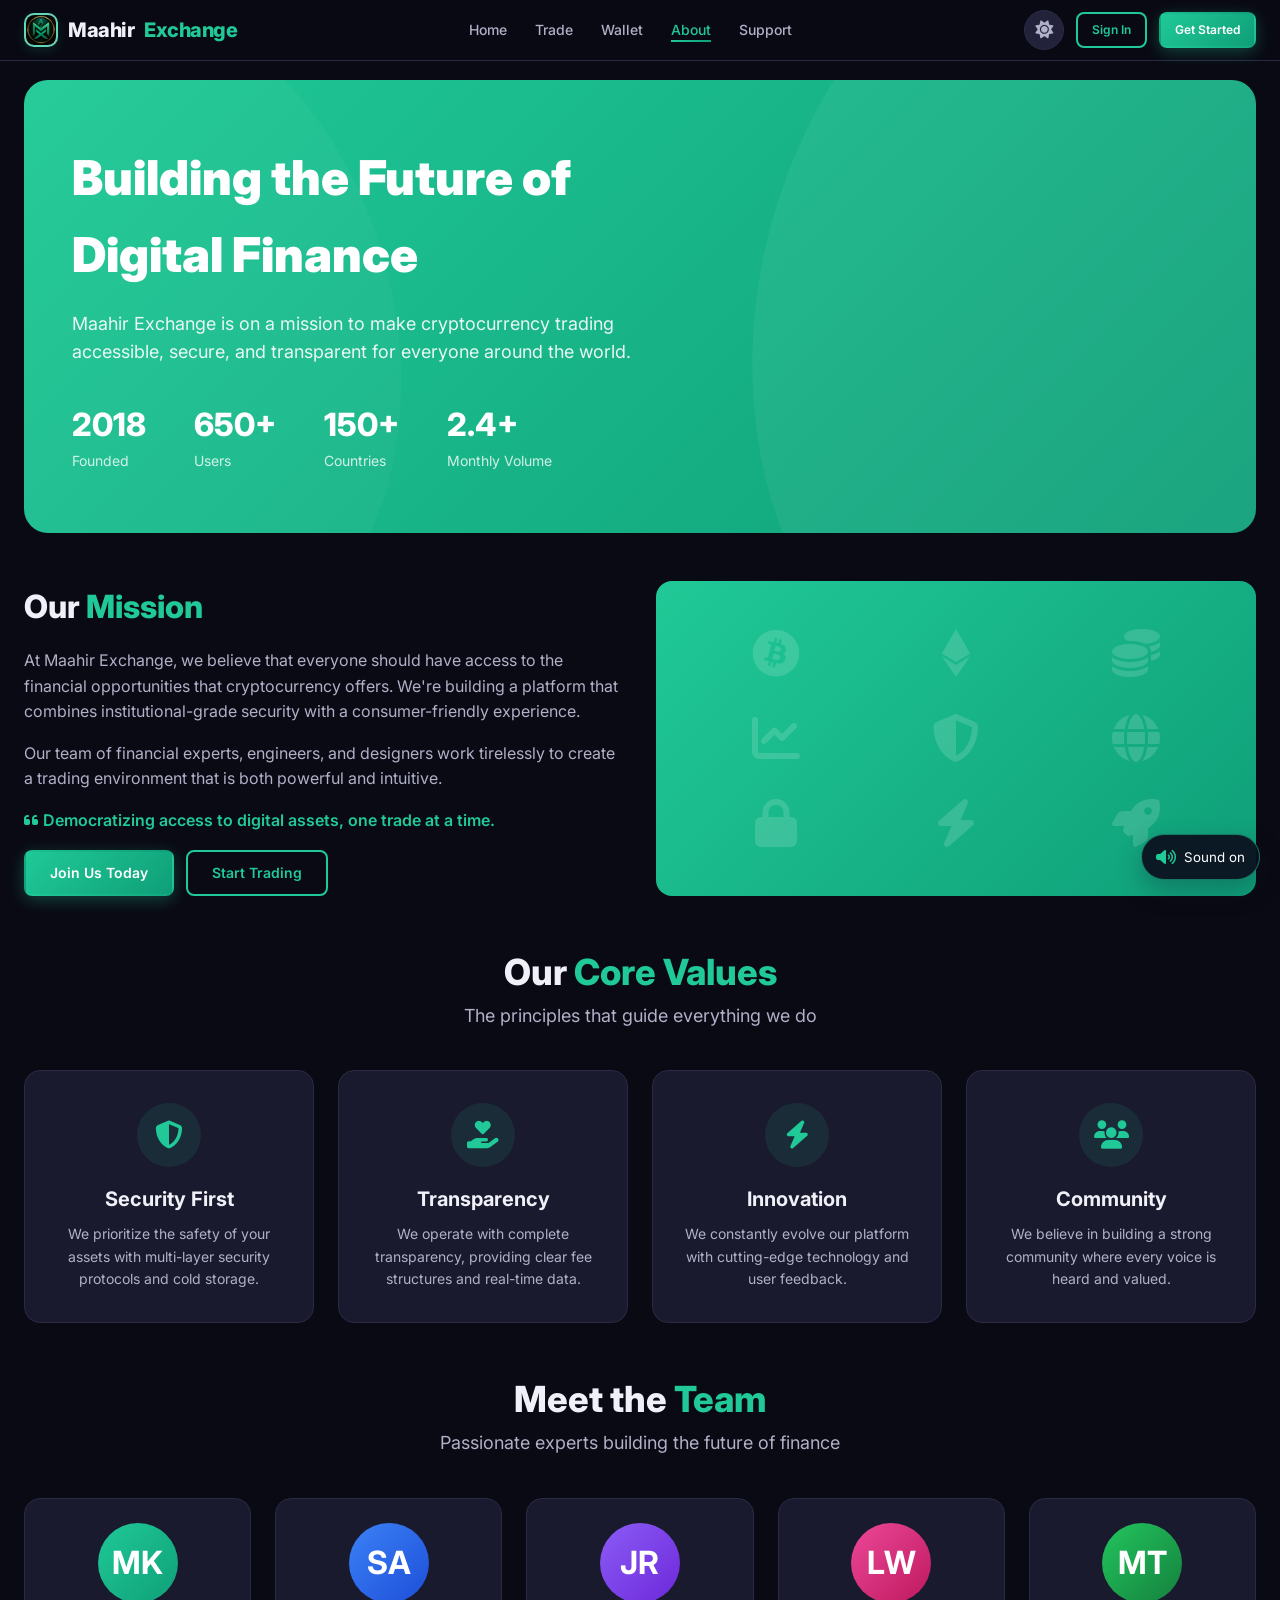
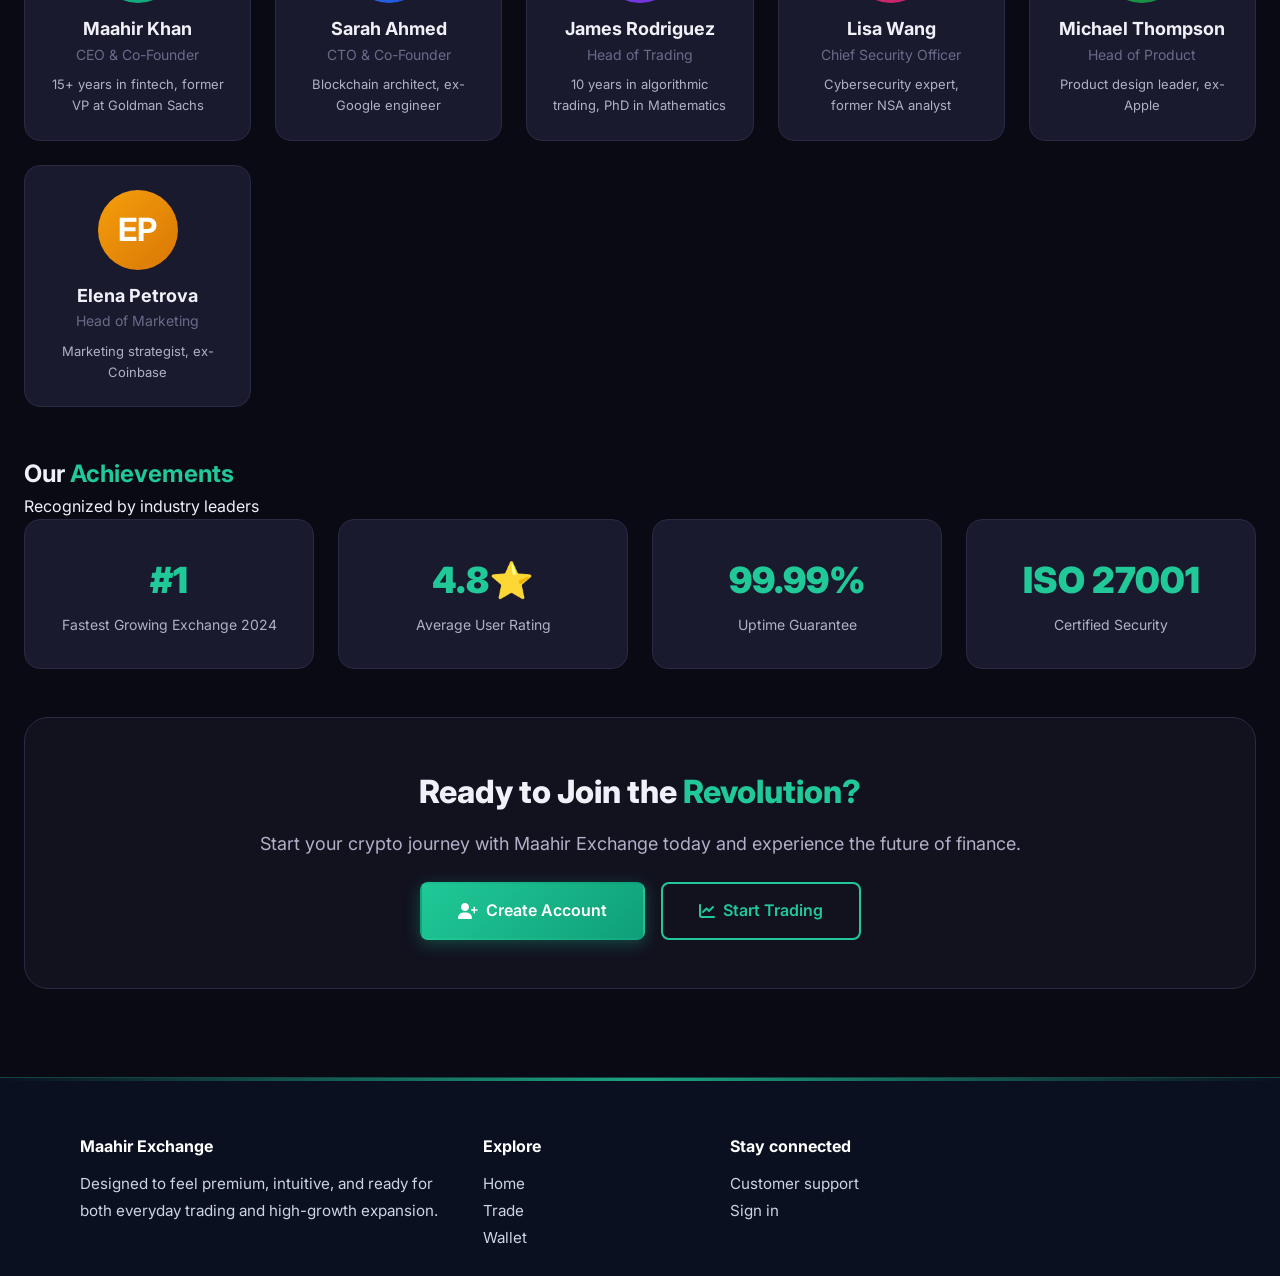
<file: about.html>
<!DOCTYPE html>
<html lang="en" data-theme="dark">
<head>
    <meta charset="UTF-8">
    <meta name="viewport" content="width=device-width, initial-scale=1.0">
    <title>About - Maahir Exchange</title>
    <link rel="stylesheet" href="https://cdnjs.cloudflare.com/ajax/libs/font-awesome/6.4.0/css/all.min.css">
    <link href="https://fonts.googleapis.com/css2?family=Inter:wght@300;400;500;600;700;800;900&display=swap" rel="stylesheet">
    <link rel="stylesheet" href="styles.css">
    <link rel="shortcut icon" href="Maahir exchange.png" type="image/x-icon">
    <style>
        /* ============================================
           MAAHIR EXCHANGE - ABOUT PAGE STYLES
           ============================================ */
        
        :root {
            --bg-primary: #f8f9fc;
            --bg-secondary: #ffffff;
            --bg-card: #ffffff;
            --bg-input: #f1f3f7;
            --bg-nav: rgba(248, 249, 252, 0.92);
            --text-primary: #0a0a1a;
            --text-secondary: #4a4a6a;
            --text-muted: #8a8aa8;
            --border-color: #e2e5ed;
            --shadow-sm: 0 2px 8px rgba(0,0,0,0.06);
            --shadow-md: 0 8px 32px rgba(0,0,0,0.08);
            --shadow-lg: 0 16px 48px rgba(0,0,0,0.12);
            --radius-sm: 8px;
            --radius-md: 16px;
            --radius-lg: 24px;
            --transition: all 0.3s cubic-bezier(0.4, 0, 0.2, 1);
            --gradient-gold: linear-gradient(135deg, #20C997, #0F9F78);
            --gold: #20C997;
            --gold-dark: #0F9F78;
            --danger: #ef4444;
            --success: #22c55e;
            --blue: #3b82f6;
            --purple: #8b5cf6;
            --pink: #ec4899;
        }

        [data-theme="dark"] {
            --bg-primary: #0a0a14;
            --bg-secondary: #12121f;
            --bg-card: #1a1a2e;
            --bg-input: #22223a;
            --bg-nav: rgba(10, 10, 20, 0.92);
            --text-primary: #f0f0f8;
            --text-secondary: #b0b0c8;
            --text-muted: #6a6a8a;
            --border-color: #2a2a44;
            --shadow-sm: 0 2px 8px rgba(0,0,0,0.3);
            --shadow-md: 0 8px 32px rgba(0,0,0,0.4);
            --shadow-lg: 0 16px 48px rgba(0,0,0,0.5);
        }

        * {
            margin: 0;
            padding: 0;
            box-sizing: border-box;
        }

        body {
            font-family: 'Inter', -apple-system, BlinkMacSystemFont, 'Segoe UI', Roboto, sans-serif;
            background: var(--bg-primary);
            color: var(--text-primary);
            line-height: 1.6;
            transition: var(--transition);
            overflow-x: hidden;
        }

        a {
            text-decoration: none;
            color: inherit;
        }

        button {
            cursor: pointer;
            font-family: inherit;
            border: none;
            outline: none;
        }

        input {
            font-family: inherit;
            outline: none;
        }

        ::-webkit-scrollbar {
            width: 6px;
            height: 6px;
        }
        ::-webkit-scrollbar-track {
            background: var(--bg-secondary);
        }
        ::-webkit-scrollbar-thumb {
            background: var(--gold);
            border-radius: 10px;
        }

        .container {
            max-width: 1280px;
            margin: 0 auto;
            padding: 0 24px;
        }

        .gold-text { color: var(--gold); }
        .text-center { text-align: center; }
        .w-full { width: 100%; }
        .relative { position: relative; }
        .flex { display: flex; }
        .flex-center { align-items: center; justify-content: center; }
        .flex-between { justify-content: space-between; align-items: center; }
        .flex-col { flex-direction: column; }
        .gap-8 { gap: 8px; }
        .gap-12 { gap: 12px; }
        .gap-16 { gap: 16px; }
        .gap-24 { gap: 24px; }
        .gap-32 { gap: 32px; }

        .btn {
            display: inline-flex;
            align-items: center;
            justify-content: center;
            gap: 8px;
            padding: 10px 24px;
            border-radius: var(--radius-sm);
            font-weight: 600;
            font-size: 14px;
            transition: var(--transition);
            border: 2px solid transparent;
            background: transparent;
            color: var(--text-primary);
        }

        .btn-gold {
            background: var(--gradient-gold);
            color: #fff;
            box-shadow: 0 4px 16px rgba(32, 201, 151, 0.3);
        }
        .btn-gold:hover {
            transform: translateY(-2px);
            box-shadow: 0 8px 28px rgba(32, 201, 151, 0.4);
        }

        .btn-outline-gold {
            border-color: var(--gold);
            color: var(--gold);
            background: transparent;
        }
        .btn-outline-gold:hover {
            background: rgba(32, 201, 151, 0.08);
        }

        .btn-sm {
            padding: 6px 14px;
            font-size: 12px;
        }
        .btn-lg {
            padding: 14px 36px;
            font-size: 16px;
        }

        .card {
            background: var(--bg-card);
            border-radius: var(--radius-sm);
            padding: 24px;
            border: 1px solid var(--border-color);
            box-shadow: var(--shadow-sm);
            transition: var(--transition);
        }
        .card:hover {
            box-shadow: var(--shadow-md);
        }

        .theme-toggle {
            background: var(--bg-input);
            border: 1px solid var(--border-color);
            border-radius: 50%;
            width: 40px;
            height: 40px;
            display: flex;
            align-items: center;
            justify-content: center;
            color: var(--text-secondary);
            transition: var(--transition);
            font-size: 18px;
        }
        .theme-toggle:hover {
            border-color: var(--gold);
            color: var(--gold);
        }

        /* ============================================
           NAVBAR
           ============================================ */
        .navbar {
            position: fixed;
            top: 0;
            left: 0;
            right: 0;
            z-index: 1000;
            background: var(--bg-nav);
            border-bottom: 1px solid var(--border-color);
            padding: 10px 0;
            transition: var(--transition);
            backdrop-filter: blur(12px);
            -webkit-backdrop-filter: blur(12px);
        }

        .navbar .container {
            max-width: 1280px;
            width: 100%;
            margin: 0 auto;
            padding: 0 24px;
            display: flex;
            align-items: center;
            justify-content: space-between;
            gap: 20px;
        }

        .logo {
            display: flex;
            align-items: center;
            gap: 10px;
            font-size: 20px;
            font-weight: 800;
            letter-spacing: -0.5px;
        }
        .logo-icon {
            width: 34px;
            height: 34px;
            object-fit: cover;
            border-radius: 10px;
            display: inline-block;
            background: #ffffff;
            border: 2px solid rgba(32, 201, 151, 0.7);
            padding: 0;
            box-sizing: border-box;
            box-shadow: 0 4px 12px rgba(32, 201, 151, 0.14);
        }
        .logo span {
            color: var(--gold);
        }
        .brand-badge {
            object-fit: cover;
            background: #ffffff;
            border: 2px solid rgba(32, 201, 151, 0.7);
            border-radius: 12px;
            display: block;
            padding: 0;
            box-sizing: border-box;
            box-shadow: 0 4px 12px rgba(32, 201, 151, 0.14);
        }

        .nav-links {
            display: flex;
            align-items: center;
            gap: 28px;
            list-style: none;
        }
        .nav-links a {
            font-weight: 500;
            font-size: 14px;
            color: var(--text-secondary);
            transition: var(--transition);
            position: relative;
        }
        .nav-links a::after {
            content: '';
            position: absolute;
            bottom: -4px;
            left: 0;
            width: 0;
            height: 2px;
            background: var(--gradient-gold);
            transition: var(--transition);
        }
        .nav-links a:hover,
        .nav-links a.active {
            color: var(--gold);
        }
        .nav-links a:hover::after,
        .nav-links a.active::after {
            width: 100%;
        }

        .nav-actions {
            display: flex;
            align-items: center;
            gap: 12px;
        }

        .mobile-toggle {
            display: none;
            background: transparent;
            border: none;
            color: var(--text-primary);
            font-size: 24px;
            padding: 4px;
        }

        /* ============================================
           ABOUT PAGE
           ============================================ */
        .about-page {
            padding-top: 80px;
            padding-bottom: 40px;
            min-height: 100vh;
        }

        /* ---------- Hero Section ---------- */
        .about-hero {
            background: var(--gradient-gold);
            border-radius: var(--radius-lg);
            padding: 60px 48px;
            color: #fff;
            margin-bottom: 48px;
            position: relative;
            overflow: hidden;
        }
        .about-hero::before {
            content: '';
            position: absolute;
            top: -50%;
            right: -20%;
            width: 60%;
            height: 200%;
            background: rgba(255, 255, 255, 0.05);
            border-radius: 50%;
            transform: rotate(20deg);
        }
        .about-hero::after {
            content: '';
            position: absolute;
            bottom: -30%;
            left: -10%;
            width: 40%;
            height: 150%;
            background: rgba(255, 255, 255, 0.03);
            border-radius: 50%;
            transform: rotate(-15deg);
        }
        .about-hero h1 {
            font-size: 48px;
            font-weight: 900;
            margin-bottom: 16px;
            position: relative;
            z-index: 1;
        }
        .about-hero p {
            font-size: 18px;
            opacity: 0.9;
            max-width: 600px;
            position: relative;
            z-index: 1;
        }
        .about-hero .stats {
            display: flex;
            gap: 48px;
            margin-top: 32px;
            position: relative;
            z-index: 1;
        }
        .about-hero .stats .stat-item h3 {
            font-size: 32px;
            font-weight: 800;
        }
        .about-hero .stats .stat-item p {
            font-size: 14px;
            opacity: 0.8;
            margin-top: 0;
        }

        /* ---------- Mission Section ---------- */
        .mission-section {
            display: grid;
            grid-template-columns: 1fr 1fr;
            gap: 32px;
            margin-bottom: 48px;
        }
        .mission-section .mission-content h2 {
            font-size: 32px;
            font-weight: 800;
            margin-bottom: 16px;
        }
        .mission-section .mission-content p {
            color: var(--text-secondary);
            font-size: 16px;
            margin-bottom: 16px;
        }
        .mission-section .mission-image {
            background: var(--gradient-gold);
            border-radius: var(--radius-md);
            display: flex;
            align-items: center;
            justify-content: center;
            font-size: 80px;
            color: rgba(255, 255, 255, 0.2);
            min-height: 300px;
            position: relative;
            overflow: hidden;
        }
        .mission-section .mission-image .icon-grid {
            display: grid;
            grid-template-columns: repeat(3, 1fr);
            gap: 20px;
            padding: 40px;
            width: 100%;
            height: 100%;
        }
        .mission-section .mission-image .icon-grid i {
            font-size: 48px;
            color: rgba(255, 255, 255, 0.15);
            display: flex;
            align-items: center;
            justify-content: center;
            transition: var(--transition);
        }
        .mission-section .mission-image .icon-grid i:hover {
            color: rgba(255, 255, 255, 0.4);
            transform: scale(1.1);
        }

        /* ---------- Values Section ---------- */
        .values-section {
            margin-bottom: 48px;
        }
        .values-section .section-title {
            text-align: center;
            margin-bottom: 40px;
        }
        .values-section .section-title h2 {
            font-size: 36px;
            font-weight: 800;
        }
        .values-section .section-title p {
            color: var(--text-secondary);
            font-size: 18px;
        }

        .values-grid {
            display: grid;
            grid-template-columns: repeat(auto-fit, minmax(240px, 1fr));
            gap: 24px;
        }
        .value-card {
            background: var(--bg-card);
            border: 1px solid var(--border-color);
            border-radius: var(--radius-md);
            padding: 32px 24px;
            text-align: center;
            transition: var(--transition);
        }
        .value-card:hover {
            transform: translateY(-6px);
            border-color: var(--gold);
            box-shadow: var(--shadow-lg);
        }
        .value-card .icon {
            width: 64px;
            height: 64px;
            background: rgba(32, 201, 151, 0.1);
            border-radius: 50%;
            display: flex;
            align-items: center;
            justify-content: center;
            margin: 0 auto 16px;
            font-size: 28px;
            color: var(--gold);
        }
        .value-card h3 {
            font-size: 20px;
            margin-bottom: 8px;
        }
        .value-card p {
            color: var(--text-secondary);
            font-size: 14px;
        }

        /* ---------- Team Section ---------- */
        .team-section {
            margin-bottom: 48px;
        }
        .team-section .section-title {
            text-align: center;
            margin-bottom: 40px;
        }
        .team-section .section-title h2 {
            font-size: 36px;
            font-weight: 800;
        }
        .team-section .section-title p {
            color: var(--text-secondary);
            font-size: 18px;
        }

        .team-grid {
            display: grid;
            grid-template-columns: repeat(auto-fit, minmax(220px, 1fr));
            gap: 24px;
        }
        .team-card {
            background: var(--bg-card);
            border: 1px solid var(--border-color);
            border-radius: var(--radius-md);
            padding: 24px;
            text-align: center;
            transition: var(--transition);
        }
        .team-card:hover {
            transform: translateY(-4px);
            border-color: var(--gold);
        }
        .team-card .avatar {
            width: 80px;
            height: 80px;
            border-radius: 50%;
            margin: 0 auto 12px;
            display: flex;
            align-items: center;
            justify-content: center;
            font-size: 32px;
            color: #fff;
            font-weight: 700;
        }
        .team-card .avatar.gold { background: var(--gradient-gold); }
        .team-card .avatar.blue { background: linear-gradient(135deg, #3b82f6, #1d4ed8); }
        .team-card .avatar.purple { background: linear-gradient(135deg, #8b5cf6, #6d28d9); }
        .team-card .avatar.pink { background: linear-gradient(135deg, #ec4899, #be185d); }
        .team-card .avatar.green { background: linear-gradient(135deg, #22c55e, #15803d); }
        .team-card .avatar.orange { background: linear-gradient(135deg, #f59e0b, #d97706); }
        .team-card h4 {
            font-size: 18px;
            font-weight: 700;
        }
        .team-card .role {
            color: var(--text-muted);
            font-size: 14px;
        }
        .team-card .bio {
            color: var(--text-secondary);
            font-size: 13px;
            margin-top: 8px;
        }

        /* ---------- Achievements Section ---------- */
        .achievements-section {
            margin-bottom: 48px;
        }
        .achievements-grid {
            display: grid;
            grid-template-columns: repeat(auto-fit, minmax(200px, 1fr));
            gap: 24px;
        }
        .achievement-card {
            background: var(--bg-card);
            border: 1px solid var(--border-color);
            border-radius: var(--radius-md);
            padding: 32px 24px;
            text-align: center;
            transition: var(--transition);
        }
        .achievement-card:hover {
            border-color: var(--gold);
        }
        .achievement-card .number {
            font-size: 36px;
            font-weight: 900;
            color: var(--gold);
        }
        .achievement-card .label {
            color: var(--text-secondary);
            font-size: 14px;
            margin-top: 4px;
        }

        /* ---------- CTA Section ---------- */
        .about-cta {
            background: var(--bg-secondary);
            border: 1px solid var(--border-color);
            border-radius: var(--radius-lg);
            padding: 48px;
            text-align: center;
        }
        .about-cta h2 {
            font-size: 32px;
            font-weight: 800;
            margin-bottom: 12px;
        }
        .about-cta p {
            color: var(--text-secondary);
            font-size: 18px;
            margin-bottom: 24px;
        }
        .about-cta .cta-buttons {
            display: flex;
            gap: 16px;
            justify-content: center;
            flex-wrap: wrap;
        }

        /* ============================================
           ANIMATIONS
           ============================================ */
        @keyframes fadeInUp {
            from { opacity: 0; transform: translateY(20px); }
            to { opacity: 1; transform: translateY(0); }
        }
        @keyframes float {
            0%, 100% { transform: translateY(0px); }
            50% { transform: translateY(-8px); }
        }

        .animate-fade-up {
            animation: fadeInUp 0.6s ease forwards;
        }
        .animate-float {
            animation: float 4s ease-in-out infinite;
        }
        .delay-1 { animation-delay: 0.1s; }
        .delay-2 { animation-delay: 0.2s; }
        .delay-3 { animation-delay: 0.3s; }
        .delay-4 { animation-delay: 0.4s; }

        /* ============================================
           RESPONSIVE
           ============================================ */
        @media (max-width: 992px) {
            .navbar .container {
                padding: 0 14px;
            }
            .nav-links {
                display: none;
                position: absolute;
                top: 100%;
                left: 0;
                right: 0;
                background: var(--bg-primary);
                flex-direction: column;
                padding: 24px;
                gap: 16px;
                border-bottom: 1px solid var(--border-color);
                box-shadow: var(--shadow-lg);
            }
            .nav-links.open {
                display: flex;
            }
            .mobile-toggle {
                display: inline-flex;
                align-items: center;
                justify-content: center;
                width: 34px;
                height: 34px;
                border-radius: 50%;
                border: 1px solid var(--border-color);
                background: rgba(32, 201, 151, 0.04);
                color: var(--text-primary);
                font-size: 16px;
                padding: 0;
            }

            .mission-section {
                grid-template-columns: 1fr;
            }
            .about-hero {
                padding: 40px 28px;
            }
            .about-hero h1 {
                font-size: 36px;
            }
            .about-hero .stats {
                gap: 24px;
                flex-wrap: wrap;
            }
            .about-hero .stats .stat-item h3 {
                font-size: 26px;
            }
        }

        @media (max-width: 768px) {
            .about-hero {
                padding: 32px 20px;
            }
            .about-hero h1 {
                font-size: 28px;
            }
            .about-hero .stats .stat-item h3 {
                font-size: 22px;
            }
            .values-grid {
                grid-template-columns: 1fr 1fr;
            }
            .team-grid {
                grid-template-columns: 1fr 1fr;
            }
            .about-cta {
                padding: 32px 20px;
            }
            .about-cta h2 {
                font-size: 26px;
            }
            .mission-section .mission-image .icon-grid {
                gap: 12px;
                padding: 24px;
            }
            .mission-section .mission-image .icon-grid i {
                font-size: 36px;
            }
        }

        @media (max-width: 480px) {
            .container {
                padding: 0 12px;
            }
            .values-grid {
                grid-template-columns: 1fr;
            }
            .team-grid {
                grid-template-columns: 1fr;
            }
            .achievements-grid {
                grid-template-columns: 1fr 1fr;
            }
            .about-hero .stats .stat-item h3 {
                font-size: 20px;
            }
        }
    </style>
</head>
<body>

    <!-- ============================================
    NAVBAR
    ============================================ -->
    <nav class="navbar">
        <div class="container">
            <a href="index.html" class="logo">
                <img class="logo-icon" src="Maahir exchange.png" alt="Maahir Exchange Logo">
                Maahir<span>Exchange</span>
            </a>

            <ul class="nav-links" id="navLinks">
                <li><a href="index.html">Home</a></li>
                <li><a href="trade.html">Trade</a></li>
                <li><a href="wallet.html">Wallet</a></li>
                <li><a href="about.html" class="active">About</a></li>
                <li><a href="support.html">Support</a></li>
            </ul>

            <div class="nav-actions">
                <button class="theme-toggle" id="themeToggle" aria-label="Toggle theme">
                    <i class="fas fa-moon"></i>
                </button>
                <a href="login.html" class="btn btn-outline-gold btn-sm">Sign In</a>
                <a href="register.html" class="btn btn-gold btn-sm">Get Started</a>
                <button class="mobile-toggle" id="mobileToggle" aria-label="Toggle menu">
                    <i class="fas fa-bars"></i>
                </button>
            </div>
        </div>
    </nav>

    <!-- ============================================
    ABOUT PAGE
    ============================================ -->
    <section class="about-page">
        <div class="container">

            <!-- Hero Section -->
            <div class="about-hero animate-fade-up">
                <h1>Building the Future of <br>Digital Finance</h1>
                <p>Maahir Exchange is on a mission to make cryptocurrency trading accessible, secure, and transparent for everyone around the world.</p>
                <div class="stats">
                    <div class="stat-item">
                        <h3>2018</h3>
                        <p>Founded</p>
                    </div>
                    <div class="stat-item">
                        <h3>650K+</h3>
                        <p>Users</p>
                    </div>
                    <div class="stat-item">
                        <h3>150+</h3>
                        <p>Countries</p>
                    </div>
                    <div class="stat-item">
                        <h3>$2.4B+</h3>
                        <p>Monthly Volume</p>
                    </div>
                </div>
            </div>

            <!-- Mission Section -->
            <div class="mission-section animate-fade-up delay-1">
                <div class="mission-content">
                    <h2>Our <span class="gold-text">Mission</span></h2>
                    <p>At Maahir Exchange, we believe that everyone should have access to the financial opportunities that cryptocurrency offers. We're building a platform that combines institutional-grade security with a consumer-friendly experience.</p>
                    <p>Our team of financial experts, engineers, and designers work tirelessly to create a trading environment that is both powerful and intuitive.</p>
                    <p style="font-weight: 600; color: var(--gold);">
                        <i class="fas fa-quote-left"></i> 
                        Democratizing access to digital assets, one trade at a time.
                    </p>
                    <div style="display: flex; gap: 12px; margin-top: 16px;">
                        <a href="register.html" class="btn btn-gold">Join Us Today</a>
                        <a href="trade.html" class="btn btn-outline-gold">Start Trading</a>
                    </div>
                </div>
                <div class="mission-image">
                    <div class="icon-grid">
                        <i class="fab fa-bitcoin animate-float"></i>
                        <i class="fab fa-ethereum animate-float" style="animation-delay: 0.5s;"></i>
                        <i class="fas fa-coins animate-float" style="animation-delay: 1s;"></i>
                        <i class="fas fa-chart-line animate-float" style="animation-delay: 0.3s;"></i>
                        <i class="fas fa-shield-alt animate-float" style="animation-delay: 0.8s;"></i>
                        <i class="fas fa-globe animate-float" style="animation-delay: 1.3s;"></i>
                        <i class="fas fa-lock animate-float" style="animation-delay: 0.6s;"></i>
                        <i class="fas fa-bolt animate-float" style="animation-delay: 1.1s;"></i>
                        <i class="fas fa-rocket animate-float" style="animation-delay: 0.4s;"></i>
                    </div>
                </div>
            </div>

            <!-- Values Section -->
            <div class="values-section animate-fade-up delay-2">
                <div class="section-title">
                    <h2>Our <span class="gold-text">Core Values</span></h2>
                    <p>The principles that guide everything we do</p>
                </div>
                <div class="values-grid">
                    <div class="value-card">
                        <div class="icon"><i class="fas fa-shield-alt"></i></div>
                        <h3>Security First</h3>
                        <p>We prioritize the safety of your assets with multi-layer security protocols and cold storage.</p>
                    </div>
                    <div class="value-card">
                        <div class="icon"><i class="fas fa-hand-holding-heart"></i></div>
                        <h3>Transparency</h3>
                        <p>We operate with complete transparency, providing clear fee structures and real-time data.</p>
                    </div>
                    <div class="value-card">
                        <div class="icon"><i class="fas fa-bolt"></i></div>
                        <h3>Innovation</h3>
                        <p>We constantly evolve our platform with cutting-edge technology and user feedback.</p>
                    </div>
                    <div class="value-card">
                        <div class="icon"><i class="fas fa-users"></i></div>
                        <h3>Community</h3>
                        <p>We believe in building a strong community where every voice is heard and valued.</p>
                    </div>
                </div>
            </div>

            <!-- Team Section -->
            <div class="team-section animate-fade-up delay-3">
                <div class="section-title">
                    <h2>Meet the <span class="gold-text">Team</span></h2>
                    <p>Passionate experts building the future of finance</p>
                </div>
                <div class="team-grid">
                    <div class="team-card">
                        <div class="avatar gold">MK</div>
                        <h4>Maahir Khan</h4>
                        <div class="role">CEO & Co-Founder</div>
                        <div class="bio">15+ years in fintech, former VP at Goldman Sachs</div>
                    </div>
                    <div class="team-card">
                        <div class="avatar blue">SA</div>
                        <h4>Sarah Ahmed</h4>
                        <div class="role">CTO & Co-Founder</div>
                        <div class="bio">Blockchain architect, ex-Google engineer</div>
                    </div>
                    <div class="team-card">
                        <div class="avatar purple">JR</div>
                        <h4>James Rodriguez</h4>
                        <div class="role">Head of Trading</div>
                        <div class="bio">10 years in algorithmic trading, PhD in Mathematics</div>
                    </div>
                    <div class="team-card">
                        <div class="avatar pink">LW</div>
                        <h4>Lisa Wang</h4>
                        <div class="role">Chief Security Officer</div>
                        <div class="bio">Cybersecurity expert, former NSA analyst</div>
                    </div>
                    <div class="team-card">
                        <div class="avatar green">MT</div>
                        <h4>Michael Thompson</h4>
                        <div class="role">Head of Product</div>
                        <div class="bio">Product design leader, ex-Apple</div>
                    </div>
                    <div class="team-card">
                        <div class="avatar orange">EP</div>
                        <h4>Elena Petrova</h4>
                        <div class="role">Head of Marketing</div>
                        <div class="bio">Marketing strategist, ex-Coinbase</div>
                    </div>
                </div>
            </div>

            <!-- Achievements Section -->
            <div class="achievements-section animate-fade-up delay-4">
                <div class="section-title">
                    <h2>Our <span class="gold-text">Achievements</span></h2>
                    <p>Recognized by industry leaders</p>
                </div>
                <div class="achievements-grid">
                    <div class="achievement-card">
                        <div class="number">#1</div>
                        <div class="label">Fastest Growing Exchange 2024</div>
                    </div>
                    <div class="achievement-card">
                        <div class="number">4.8⭐</div>
                        <div class="label">Average User Rating</div>
                    </div>
                    <div class="achievement-card">
                        <div class="number">99.99%</div>
                        <div class="label">Uptime Guarantee</div>
                    </div>
                    <div class="achievement-card">
                        <div class="number">ISO 27001</div>
                        <div class="label">Certified Security</div>
                    </div>
                </div>
            </div>

            <!-- CTA Section -->
            <div class="about-cta animate-fade-up">
                <h2>Ready to Join the <span class="gold-text">Revolution?</span></h2>
                <p>Start your crypto journey with Maahir Exchange today and experience the future of finance.</p>
                <div class="cta-buttons">
                    <a href="register.html" class="btn btn-gold btn-lg">
                        <i class="fas fa-user-plus"></i> Create Account
                    </a>
                    <a href="trade.html" class="btn btn-outline-gold btn-lg">
                        <i class="fas fa-chart-line"></i> Start Trading
                    </a>
                </div>
            </div>

        </div>
    </section>

    <!-- ============================================
    JAVASCRIPT
    ============================================ -->
    <footer class="site-footer">
        <div class="footer-grid">
            <div>
                <h4>Maahir Exchange</h4>
                <p>Designed to feel premium, intuitive, and ready for both everyday trading and high-growth expansion.</p>
            </div>
            <div>
                <h4>Explore</h4>
                <p><a href="index.html">Home</a><br><a href="trade.html">Trade</a><br><a href="wallet.html">Wallet</a></p>
            </div>
            <div>
                <h4>Stay connected</h4>
                <p><a href="support.html">Customer support</a><br><a href="login.html">Sign in</a></p>
            </div>
        </div>
    </footer>

    <script>
        document.addEventListener('DOMContentLoaded', function() {
            
            // ---------- THEME TOGGLE ----------
            const themeToggle = document.getElementById('themeToggle');
            const html = document.documentElement;
            
            const savedTheme = localStorage.getItem('maahir-theme');
            if (savedTheme) {
                html.setAttribute('data-theme', savedTheme);
            } else if (window.matchMedia('(prefers-color-scheme: dark)').matches) {
                html.setAttribute('data-theme', 'dark');
            }
            
            if (themeToggle) {
                themeToggle.addEventListener('click', function() {
                    const currentTheme = html.getAttribute('data-theme');
                    const newTheme = currentTheme === 'dark' ? 'light' : 'dark';
                    html.setAttribute('data-theme', newTheme);
                    localStorage.setItem('maahir-theme', newTheme);
                    updateThemeIcon(newTheme);
                });
            }
            
            function updateThemeIcon(theme) {
                if (themeToggle) {
                    const icon = themeToggle.querySelector('i');
                    if (icon) {
                        icon.className = theme === 'dark' ? 'fas fa-sun' : 'fas fa-moon';
                    }
                }
            }
            
            const initialTheme = html.getAttribute('data-theme') || 'light';
            updateThemeIcon(initialTheme);
            
            // ---------- MOBILE NAV ----------
            const mobileToggle = document.getElementById('mobileToggle');
            const navLinks = document.getElementById('navLinks');
            
            if (mobileToggle && navLinks) {
                mobileToggle.addEventListener('click', function() {
                    navLinks.classList.toggle('open');
                    const icon = this.querySelector('i');
                    if (icon) {
                        icon.className = navLinks.classList.contains('open') ? 'fas fa-times' : 'fas fa-bars';
                    }
                });
                
                navLinks.querySelectorAll('a').forEach(link => {
                    link.addEventListener('click', () => {
                        navLinks.classList.remove('open');
                        const icon = mobileToggle.querySelector('i');
                        if (icon) icon.className = 'fas fa-bars';
                    });
                });
            }

            // ---------- INTERSECTION OBSERVER FOR ANIMATIONS ----------
            if ('IntersectionObserver' in window) {
                const observer = new IntersectionObserver((entries) => {
                    entries.forEach(entry => {
                        if (entry.isIntersecting) {
                            entry.target.style.opacity = '1';
                            entry.target.style.transform = 'translateY(0)';
                        }
                    });
                }, { threshold: 0.1 });

                document.querySelectorAll('.animate-fade-up').forEach(el => {
                    el.style.opacity = '0';
                    el.style.transform = 'translateY(30px)';
                    el.style.transition = 'all 0.6s ease';
                    observer.observe(el);
                });
            }

            // ---------- COUNTER ANIMATION ----------
            function animateCounters() {
                const counters = document.querySelectorAll('.stat-item h3');
                counters.forEach(counter => {
                    const text = counter.textContent;
                    const num = parseFloat(text.replace(/[^0-9.]/g, ''));
                    if (!isNaN(num)) {
                        let current = 0;
                        const increment = num / 50;
                        const interval = setInterval(() => {
                            current += increment;
                            if (current >= num) {
                                current = num;
                                clearInterval(interval);
                            }
                            if (num >= 1000) {
                                counter.textContent = current.toFixed(0) + (text.includes('+') ? '+' : '');
                            } else if (Number.isInteger(num)) {
                                counter.textContent = Math.round(current) + (text.includes('+') ? '+' : '');
                            } else {
                                counter.textContent = current.toFixed(1) + (text.includes('+') ? '+' : '');
                            }
                        }, 30);
                    }
                });
            }

            // Trigger counter animation when visible
            const heroSection = document.querySelector('.about-hero');
            if (heroSection) {
                const observer = new IntersectionObserver((entries) => {
                    entries.forEach(entry => {
                        if (entry.isIntersecting) {
                            animateCounters();
                            observer.disconnect();
                        }
                    });
                }, { threshold: 0.3 });
                observer.observe(heroSection);
            }
        });
    </script>

    <script src="audio.js"></script>
</body>
</html>
</file>
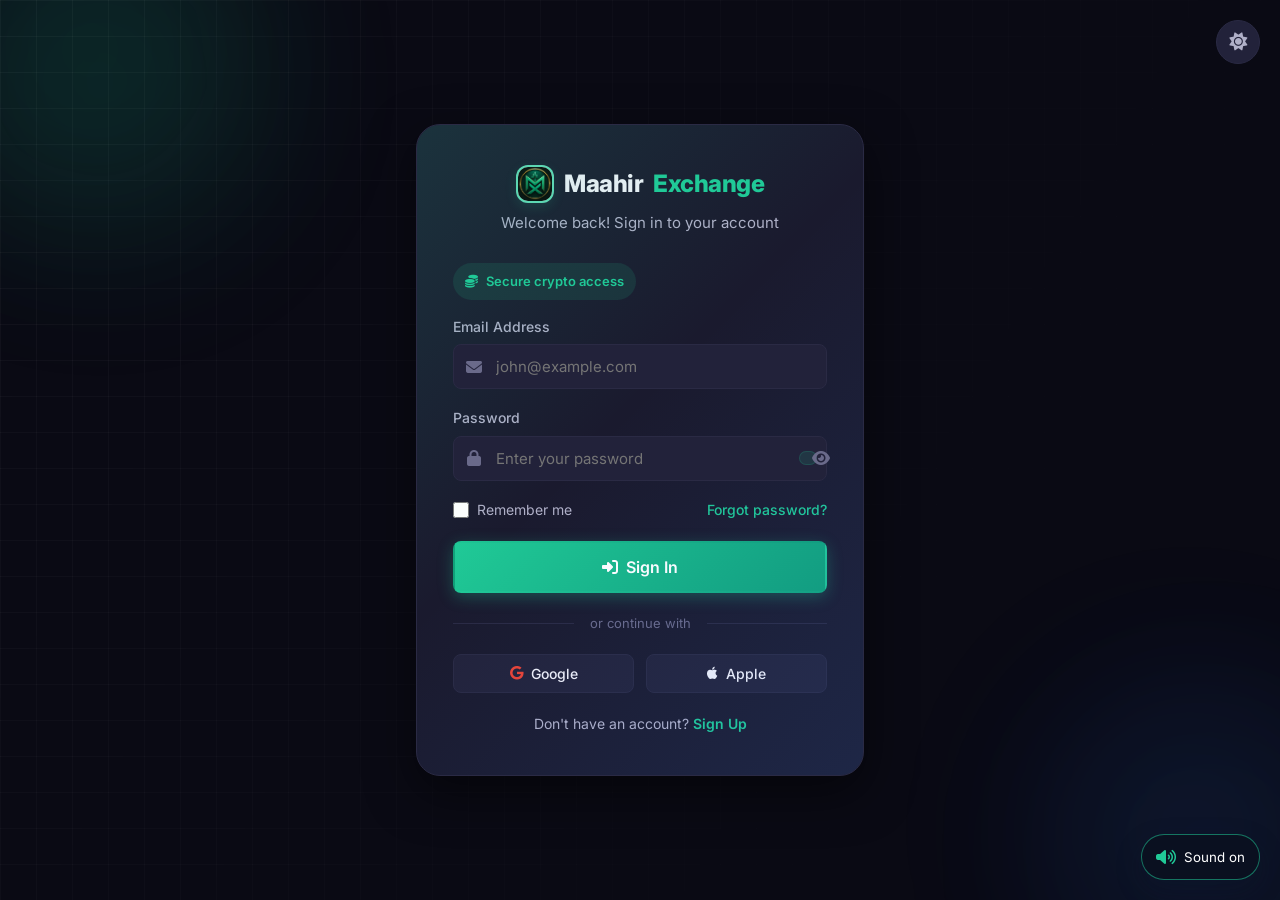
<file: login.html>
<!DOCTYPE html>
<html lang="en" data-theme="dark">
<head>
    <meta charset="UTF-8">
    <meta name="viewport" content="width=device-width, initial-scale=1.0">
    <title>Sign In - Maahir Exchange</title>
    <link rel="stylesheet" href="https://cdnjs.cloudflare.com/ajax/libs/font-awesome/6.4.0/css/all.min.css">
    <link href="https://fonts.googleapis.com/css2?family=Inter:wght@300;400;500;600;700;800;900&display=swap" rel="stylesheet">
    <link rel="stylesheet" href="styles.css">
    <link rel="shortcut icon" href="Maahir exchange.png" type="image/x-icon">
    <style>
        /* ============================================
           MAAHIR EXCHANGE - LOGIN PAGE STYLES
           ============================================ */
        
        :root {
            --bg-primary: #f8f9fc;
            --bg-secondary: #ffffff;
            --bg-card: #ffffff;
            --bg-input: #f1f3f7;
            --bg-nav: rgba(248, 249, 252, 0.92);
            --text-primary: #0a0a1a;
            --text-secondary: #4a4a6a;
            --text-muted: #8a8aa8;
            --border-color: #e2e5ed;
            --shadow-sm: 0 2px 8px rgba(0,0,0,0.06);
            --shadow-md: 0 8px 32px rgba(0,0,0,0.08);
            --shadow-lg: 0 16px 48px rgba(0,0,0,0.12);
            --radius-sm: 8px;
            --radius-md: 16px;
            --radius-lg: 24px;
            --transition: all 0.3s cubic-bezier(0.4, 0, 0.2, 1);
            --gradient-gold: linear-gradient(135deg, #20C997, #0F9F78);
            --gold: #20C997;
            --gold-dark: #0F9F78;
            --danger: #ef4444;
            --success: #22c55e;
            --blue: #3b82f6;
        }

        [data-theme="dark"] {
            --bg-primary: #0a0a14;
            --bg-secondary: #12121f;
            --bg-card: #1a1a2e;
            --bg-input: #22223a;
            --bg-nav: rgba(10, 10, 20, 0.92);
            --text-primary: #f0f0f8;
            --text-secondary: #b0b0c8;
            --text-muted: #6a6a8a;
            --border-color: #2a2a44;
            --shadow-sm: 0 2px 8px rgba(0,0,0,0.3);
            --shadow-md: 0 8px 32px rgba(0,0,0,0.4);
            --shadow-lg: 0 16px 48px rgba(0,0,0,0.5);
        }

        * {
            margin: 0;
            padding: 0;
            box-sizing: border-box;
        }

        body {
            font-family: 'Inter', -apple-system, BlinkMacSystemFont, 'Segoe UI', Roboto, sans-serif;
            background: var(--bg-primary);
            color: var(--text-primary);
            line-height: 1.6;
            transition: var(--transition);
            overflow-x: hidden;
            min-height: 100vh;
            display: flex;
            align-items: center;
            justify-content: center;
            position: relative;
            isolation: isolate;
        }

        .auth-bg {
            position: fixed;
            inset: 0;
            overflow: hidden;
            z-index: 0;
            pointer-events: none;
        }
        .auth-orb {
            position: absolute;
            width: 320px;
            height: 320px;
            border-radius: 50%;
            filter: blur(90px);
            opacity: 0.28;
            animation: drift 10s ease-in-out infinite;
        }
        .auth-orb-1 {
            background: rgba(32, 201, 151, 0.3);
            top: -110px;
            left: -70px;
        }
        .auth-orb-2 {
            background: rgba(59, 130, 246, 0.2);
            right: -90px;
            bottom: -110px;
            animation-delay: 2.2s;
        }
        .auth-grid {
            position: absolute;
            inset: 0;
            background-image: linear-gradient(rgba(255,255,255,0.04) 1px, transparent 1px), linear-gradient(90deg, rgba(255,255,255,0.04) 1px, transparent 1px);
            background-size: 36px 36px;
            mask-image: linear-gradient(120deg, rgba(0,0,0,0.9), transparent 80%);
            animation: pulseGrid 10s linear infinite;
        }

        a {
            text-decoration: none;
            color: inherit;
        }

        button {
            cursor: pointer;
            font-family: inherit;
            border: none;
            outline: none;
        }

        input {
            font-family: inherit;
            outline: none;
        }

        ::-webkit-scrollbar {
            width: 6px;
            height: 6px;
        }
        ::-webkit-scrollbar-track {
            background: var(--bg-secondary);
        }
        ::-webkit-scrollbar-thumb {
            background: var(--gold);
            border-radius: 10px;
        }

        .container {
            max-width: 480px;
            width: 100%;
            padding: 0 16px;
            position: relative;
            z-index: 2;
        }

        body::before,
        body::after {
            content: '';
            position: fixed;
            inset: auto;
            width: 320px;
            height: 320px;
            border-radius: 50%;
            filter: blur(90px);
            opacity: 0.35;
            animation: float 8s ease-in-out infinite;
            pointer-events: none;
            z-index: 0;
        }
        body::before {
            background: rgba(32, 201, 151, 0.28);
            top: -80px;
            left: -60px;
        }
        body::after {
            background: rgba(59, 130, 246, 0.2);
            bottom: -90px;
            right: -70px;
            animation-delay: 2s;
        }

        .gold-text { color: var(--gold); }
        .text-center { text-align: center; }
        .w-full { width: 100%; }
        .relative { position: relative; }
        .flex { display: flex; }
        .flex-center { align-items: center; justify-content: center; }
        .flex-between { justify-content: space-between; align-items: center; }
        .flex-col { flex-direction: column; }
        .gap-8 { gap: 8px; }
        .gap-12 { gap: 12px; }
        .gap-16 { gap: 16px; }
        .gap-24 { gap: 24px; }

        .btn {
            display: inline-flex;
            align-items: center;
            justify-content: center;
            gap: 8px;
            padding: 12px 24px;
            border-radius: var(--radius-sm);
            font-weight: 600;
            font-size: 15px;
            transition: var(--transition);
            border: 2px solid transparent;
            background: transparent;
            color: var(--text-primary);
        }

        .btn-gold {
            background: var(--gradient-gold);
            color: #fff;
            box-shadow: 0 4px 16px rgba(32, 201, 151, 0.3);
        }
        .btn-gold:hover {
            transform: translateY(-2px);
            box-shadow: 0 8px 28px rgba(32, 201, 151, 0.4);
        }

        .btn-outline-gold {
            border-color: var(--gold);
            color: var(--gold);
            background: transparent;
        }
        .btn-outline-gold:hover {
            background: rgba(32, 201, 151, 0.08);
        }

        .btn-lg {
            padding: 14px 40px;
            font-size: 16px;
        }

        .theme-toggle {
            position: fixed;
            top: 20px;
            right: 20px;
            background: var(--bg-input);
            border: 1px solid var(--border-color);
            border-radius: 50%;
            width: 44px;
            height: 44px;
            display: flex;
            align-items: center;
            justify-content: center;
            color: var(--text-secondary);
            transition: var(--transition);
            font-size: 18px;
            z-index: 1000;
        }
        .theme-toggle:hover {
            border-color: var(--gold);
            color: var(--gold);
        }

        /* ============================================
           LOGIN CARD
           ============================================ */
        .login-card {
            position: relative;
            z-index: 1;
            background: var(--bg-card);
            border: 1px solid var(--border-color);
            border-radius: var(--radius-lg);
            padding: 40px 36px;
            box-shadow: var(--shadow-lg);
            animation: slideUp 0.6s ease;
            overflow: hidden;
        }
        .login-card::before {
            content: '';
            position: absolute;
            inset: 0;
            background: linear-gradient(135deg, rgba(32, 201, 151, 0.14), transparent 45%, rgba(59, 130, 246, 0.12));
            pointer-events: none;
        }
        .login-card .crypto-pill {
            display: inline-flex;
            align-items: center;
            gap: 8px;
            margin: 0 auto 16px;
            padding: 8px 12px;
            border-radius: 999px;
            background: rgba(32, 201, 151, 0.12);
            color: var(--gold);
            font-size: 13px;
            font-weight: 600;
            animation: pulse 2.6s ease-in-out infinite;
        }

        .login-card .logo {
            display: flex;
            align-items: center;
            justify-content: center;
            gap: 10px;
            font-size: 24px;
            font-weight: 800;
            letter-spacing: -0.5px;
            margin-bottom: 8px;
        }
        .login-card .logo .logo-icon {
            width: 38px;
            height: 38px;
            object-fit: cover;
            border-radius: 12px;
            display: inline-block;
            background: #ffffff;
            border: 2px solid rgba(32, 201, 151, 0.7);
            padding: 0;
            box-sizing: border-box;
            box-shadow: 0 4px 12px rgba(32, 201, 151, 0.14);
        }
        .login-card .logo span {
            color: var(--gold);
        }

        .login-card .subtitle {
            color: var(--text-secondary);
            font-size: 15px;
            margin-bottom: 28px;
        }

        .login-card .form-group {
            margin-bottom: 18px;
        }
        .login-card .form-group label {
            display: block;
            font-weight: 500;
            font-size: 14px;
            margin-bottom: 6px;
            color: var(--text-secondary);
        }
        .login-card .form-group .input-wrapper {
            position: relative;
        }
        .login-card .form-group .input-wrapper i {
            position: absolute;
            left: 12px;
            top: 50%;
            width: 18px;
            height: 18px;
            display: flex;
            align-items: center;
            justify-content: center;
            transform: translateY(-50%);
            color: var(--text-muted);
            font-size: 16px;
            transition: var(--transition);
        }
        .login-card .form-group .input-wrapper:focus-within {
            box-shadow: 0 0 0 3px rgba(32, 201, 151, 0.12);
            border-radius: var(--radius-sm);
        }
        .login-card .form-group .input-wrapper:focus-within i {
            color: var(--gold);
            transform: translateY(-50%) scale(1.08);
        }
        .login-card .form-group input {
            width: 100%;
            padding: 12px 14px;
            padding-left: 42px;
            padding-right: 48px;
            border-radius: var(--radius-sm);
            border: 1px solid var(--border-color);
            background: var(--bg-input);
            color: var(--text-primary);
            font-size: 15px;
            transition: var(--transition);
        }
        .login-card .form-group input:focus {
            border-color: var(--gold);
            box-shadow: 0 0 0 3px rgba(32, 201, 151, 0.1);
            background: rgba(255,255,255,0.02);
        }
        .login-card .form-group .toggle-password {
            position: absolute;
            right: 10px;
            top: 50%;
            transform: translateY(-50%);
            background: rgba(32, 201, 151, 0.12);
            color: var(--text-muted);
            font-size: 15px;
            padding: 6px 8px;
            border-radius: 8px;
            transition: var(--transition);
            display: inline-flex;
            align-items: center;
            justify-content: center;
            border: 1px solid rgba(32, 201, 151, 0.16);
        }
        .login-card .form-group .toggle-password:hover {
            color: var(--gold);
            transform: translateY(-50%) scale(1.04);
            box-shadow: 0 6px 16px rgba(32, 201, 151, 0.12);
        }

        .login-card .form-options {
            display: flex;
            justify-content: space-between;
            align-items: center;
            margin-bottom: 20px;
            font-size: 14px;
        }
        .login-card .form-options .remember-me {
            display: flex;
            align-items: center;
            gap: 8px;
            color: var(--text-secondary);
            cursor: pointer;
        }
        .login-card .form-options .remember-me input[type="checkbox"] {
            width: 16px;
            height: 16px;
            accent-color: var(--gold);
            cursor: pointer;
        }
        .login-card .form-options .forgot-link {
            color: var(--gold);
            font-weight: 500;
            transition: var(--transition);
        }
        .login-card .form-options .forgot-link:hover {
            text-decoration: underline;
        }

        .login-card .divider {
            display: flex;
            align-items: center;
            gap: 16px;
            margin: 20px 0;
            color: var(--text-muted);
            font-size: 13px;
        }
        .login-card .divider::before,
        .login-card .divider::after {
            content: '';
            flex: 1;
            height: 1px;
            background: var(--border-color);
        }

        .login-card .social-login {
            display: grid;
            grid-template-columns: 1fr 1fr;
            gap: 12px;
            margin-bottom: 20px;
        }
        .login-card .social-login .btn-social {
            padding: 10px;
            border-radius: var(--radius-sm);
            border: 1px solid var(--border-color);
            background: var(--bg-input);
            color: var(--text-primary);
            font-weight: 500;
            font-size: 14px;
            transition: var(--transition);
            display: flex;
            align-items: center;
            justify-content: center;
            gap: 8px;
        }
        .login-card .social-login .btn-social:hover {
            border-color: var(--gold);
            background: var(--bg-card);
        }
        .login-card .social-login .btn-social.google i {
            color: #EA4335;
        }
        .login-card .social-login .btn-social.apple i {
            color: var(--text-primary);
        }

        .login-card .register-link {
            text-align: center;
            font-size: 14px;
            color: var(--text-secondary);
        }
        .login-card .register-link a {
            color: var(--gold);
            font-weight: 600;
            transition: var(--transition);
        }
        .login-card .register-link a:hover {
            text-decoration: underline;
        }

        /* ============================================
           TOAST NOTIFICATION
           ============================================ */
        .toast {
            position: fixed;
            bottom: 24px;
            right: 24px;
            padding: 16px 24px;
            border-radius: var(--radius-sm);
            background: var(--bg-card);
            border: 1px solid var(--border-color);
            box-shadow: var(--shadow-lg);
            display: flex;
            align-items: center;
            gap: 12px;
            transform: translateY(100px);
            opacity: 0;
            transition: all 0.4s ease;
            z-index: 2000;
            max-width: 400px;
        }
        .toast.show {
            transform: translateY(0);
            opacity: 1;
        }
        .toast.success {
            border-left: 4px solid var(--success);
        }
        .toast.error {
            border-left: 4px solid var(--danger);
        }
        .toast .toast-icon {
            font-size: 20px;
        }
        .toast.success .toast-icon {
            color: var(--success);
        }
        .toast.error .toast-icon {
            color: var(--danger);
        }
        .toast .toast-message {
            font-size: 14px;
            font-weight: 500;
        }

        /* ============================================
           ANIMATIONS
           ============================================ */
        @keyframes drift {
            0%, 100% { transform: translate3d(0, 0, 0) scale(1); }
            50% { transform: translate3d(20px, -18px, 0) scale(1.08); }
        }
        @keyframes pulseGrid {
            0% { transform: translateY(0); }
            100% { transform: translateY(24px); }
        }
        @keyframes slideUp {
            from {
                opacity: 0;
                transform: translateY(30px) scale(0.98);
            }
            to {
                opacity: 1;
                transform: translateY(0) scale(1);
            }
        }

        @keyframes fadeIn {
            from { opacity: 0; }
            to { opacity: 1; }
        }

        /* ============================================
           RESPONSIVE
           ============================================ */
        @media (max-width: 480px) {
            .login-card {
                padding: 28px 20px;
            }
            .login-card .logo {
                font-size: 20px;
            }
            .login-card .social-login {
                grid-template-columns: 1fr;
            }
            .login-card .form-options {
                flex-direction: column;
                gap: 12px;
                align-items: flex-start;
            }
            .toast {
                left: 16px;
                right: 16px;
                max-width: none;
                bottom: 16px;
            }
            .theme-toggle {
                top: 12px;
                right: 12px;
                width: 40px;
                height: 40px;
            }
        }
    </style>
</head>
<body>

    <div class="auth-bg" aria-hidden="true">
        <div class="auth-orb auth-orb-1"></div>
        <div class="auth-orb auth-orb-2"></div>
        <div class="auth-grid"></div>
    </div>

    <!-- Theme Toggle -->
    <button class="theme-toggle" id="themeToggle" aria-label="Toggle theme">
        <i class="fas fa-moon"></i>
    </button>

    <!-- Login Container -->
    <div class="container">
        <div class="login-card">
            <!-- Logo -->
            <div class="logo">
                <img class="logo-icon" src="Maahir exchange.png" alt="Maahir Exchange Logo">
                Maahir<span>Exchange</span>
            </div>
            <p class="subtitle text-center">Welcome back! Sign in to your account</p>
            <div class="crypto-pill"><i class="fas fa-coins"></i> Secure crypto access</div>

            <!-- Login Form -->
            <form id="loginForm" onsubmit="handleLogin(event)">
                <div class="form-group">
                    <label>Email Address</label>
                    <div class="input-wrapper">
                        <i class="fas fa-envelope"></i>
                        <input type="email" id="loginEmail" placeholder="john@example.com" required>
                    </div>
                </div>

                <div class="form-group">
                    <label>Password</label>
                    <div class="input-wrapper">
                        <i class="fas fa-lock"></i>
                        <input type="password" id="loginPassword" placeholder="Enter your password" required>
                        <button type="button" class="toggle-password" onclick="togglePasswordVisibility('loginPassword', this)">
                            <i class="fas fa-eye"></i>
                        </button>
                    </div>
                </div>

                <div class="form-options">
                    <label class="remember-me">
                        <input type="checkbox" id="rememberMe">
                        Remember me
                    </label>
                    <a href="#" class="forgot-link" onclick="alert('📧 Password reset link sent to your email!')">Forgot password?</a>
                </div>

                <button type="submit" class="btn btn-gold w-full btn-lg">
                    <i class="fas fa-sign-in-alt"></i> Sign In
                </button>
            </form>

            <!-- Divider -->
            <div class="divider">or continue with</div>

            <!-- Social Login -->
            <div class="social-login">
                <button class="btn-social google" onclick="socialLogin('Google')">
                    <i class="fab fa-google"></i> Google
                </button>
                <button class="btn-social apple" onclick="socialLogin('Apple')">
                    <i class="fab fa-apple"></i> Apple
                </button>
            </div>

            <!-- Register Link -->
            <p class="register-link">
                Don't have an account? <a href="register.html">Sign Up</a>
            </p>
        </div>
    </div>

    <!-- Toast Notification -->
    <div class="toast" id="toast">
        <span class="toast-icon"><i class="fas fa-check-circle"></i></span>
        <span class="toast-message" id="toastMessage">Success!</span>
    </div>

    <!-- ============================================
    JAVASCRIPT
    ============================================ -->
  

    <script>
        document.addEventListener('DOMContentLoaded', function() {
            
            // ---------- THEME TOGGLE ----------
            const themeToggle = document.getElementById('themeToggle');
            const html = document.documentElement;
            
            const savedTheme = localStorage.getItem('maahir-theme');
            if (savedTheme) {
                html.setAttribute('data-theme', savedTheme);
            } else if (window.matchMedia('(prefers-color-scheme: dark)').matches) {
                html.setAttribute('data-theme', 'dark');
            }
            
            if (themeToggle) {
                themeToggle.addEventListener('click', function() {
                    const currentTheme = html.getAttribute('data-theme');
                    const newTheme = currentTheme === 'dark' ? 'light' : 'dark';
                    html.setAttribute('data-theme', newTheme);
                    localStorage.setItem('maahir-theme', newTheme);
                    updateThemeIcon(newTheme);
                });
            }
            
            function updateThemeIcon(theme) {
                if (themeToggle) {
                    const icon = themeToggle.querySelector('i');
                    if (icon) {
                        icon.className = theme === 'dark' ? 'fas fa-sun' : 'fas fa-moon';
                    }
                }
            }
            
            const initialTheme = html.getAttribute('data-theme') || 'light';
            updateThemeIcon(initialTheme);

            // ---------- TOGGLE PASSWORD VISIBILITY ----------
            window.togglePasswordVisibility = function(inputId, btn) {
                const input = document.getElementById(inputId);
                if (!input) return;
                
                const icon = btn.querySelector('i');
                if (input.type === 'password') {
                    input.type = 'text';
                    icon.className = 'fas fa-eye-slash';
                } else {
                    input.type = 'password';
                    icon.className = 'fas fa-eye';
                }
            };

            // ---------- TOAST SYSTEM ----------
            function showToast(message, type = 'success') {
                const toast = document.getElementById('toast');
                const toastMessage = document.getElementById('toastMessage');
                const icon = toast.querySelector('.toast-icon i');
                
                if (!toast || !toastMessage) return;
                
                toast.className = `toast ${type}`;
                toastMessage.textContent = message;
                
                if (type === 'success') {
                    icon.className = 'fas fa-check-circle';
                } else {
                    icon.className = 'fas fa-exclamation-circle';
                }
                
                toast.classList.add('show');
                
                clearTimeout(toast._timeout);
                toast._timeout = setTimeout(() => {
                    toast.classList.remove('show');
                }, 4000);
            }

            // ---------- HANDLE LOGIN ----------
            window.handleLogin = function(event) {
                event.preventDefault();
                
                const email = document.getElementById('loginEmail').value;
                const password = document.getElementById('loginPassword').value;
                
                if (!email || !password) {
                    showToast('Please fill in all fields', 'error');
                    return;
                }
                
                if (!email.includes('@') || !email.includes('.')) {
                    showToast('Please enter a valid email address', 'error');
                    return;
                }
                
                if (password.length < 6) {
                    showToast('Password must be at least 6 characters', 'error');
                    return;
                }
                
                // Simulate login
                const btn = event.target.querySelector('button[type="submit"]');
                const originalText = btn.innerHTML;
                btn.innerHTML = '<i class="fas fa-spinner fa-spin"></i> Signing In...';
                btn.disabled = true;
                
                setTimeout(() => {
                    btn.innerHTML = originalText;
                    btn.disabled = false;
                    
                    // Check for demo credentials
                    if (email === 'demo@maahir.com' && password === 'password123') {
                        showToast('Welcome back! Redirecting to dashboard...', 'success');
                        setTimeout(() => {
                            window.location.href = 'index.html';
                        }, 1500);
                    } else {
                        showToast('Invalid credentials. Try demo@maahir.com / password123', 'error');
                    }
                }, 1500);
            };

            // ---------- SOCIAL LOGIN ----------
            window.socialLogin = function(provider) {
                showToast(`Connecting to ${provider}...`, 'success');
                setTimeout(() => {
                    showToast(`Successfully signed in with ${provider}!`, 'success');
                }, 1500);
            };

            // ---------- ENTER KEY SUPPORT ----------
            document.getElementById('loginPassword').addEventListener('keypress', function(e) {
                if (e.key === 'Enter') {
                    document.getElementById('loginForm').dispatchEvent(new Event('submit'));
                }
            });
        });
    </script>

    <script src="audio.js"></script>
</body>
</html>
</file>
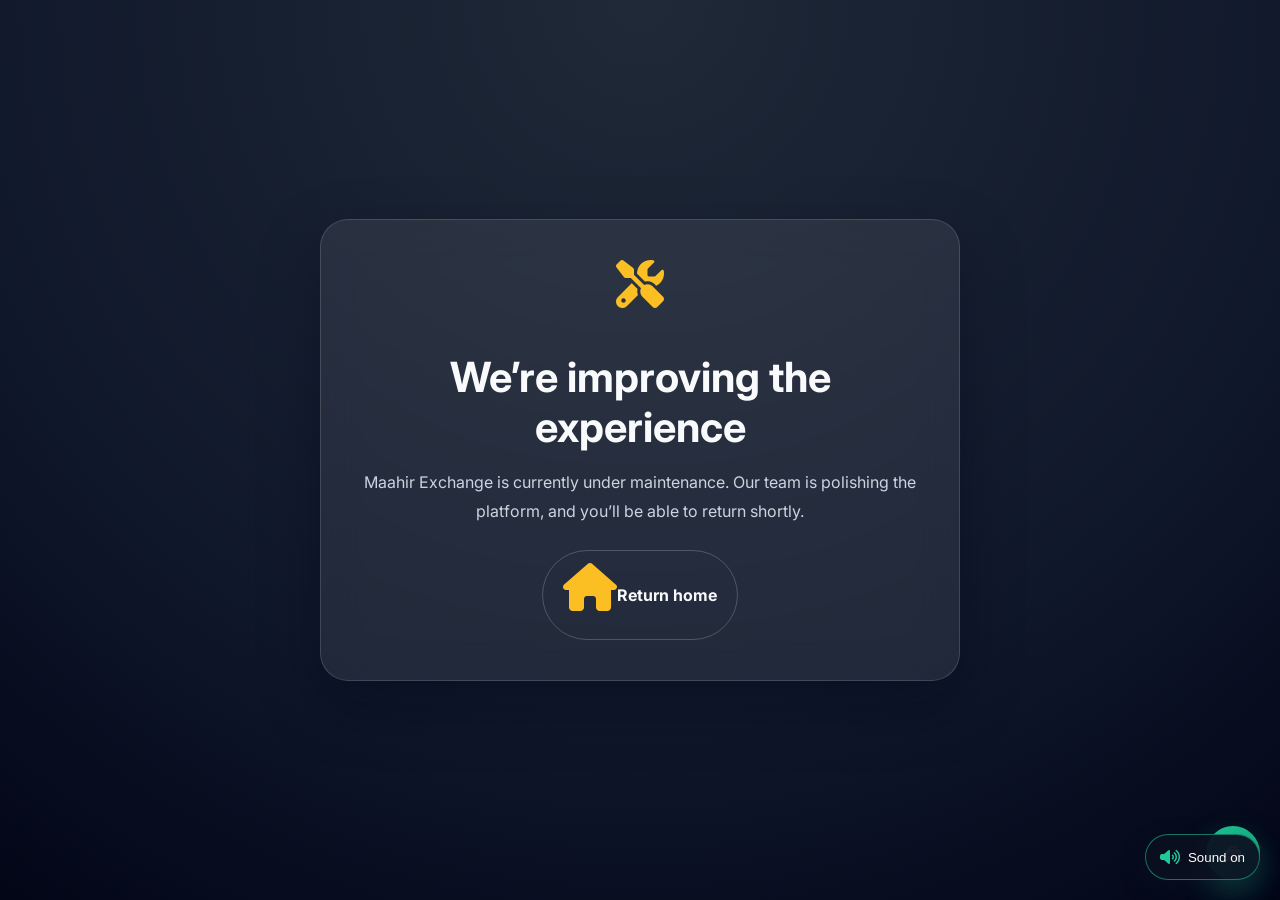
<file: maintenance.html>
<!DOCTYPE html>
<html lang="en" data-theme="dark">
<head>
  <meta charset="UTF-8" />
  <meta name="viewport" content="width=device-width, initial-scale=1.0" />
  <title>Maintenance - Maahir Exchange</title>
  <link rel="stylesheet" href="https://cdnjs.cloudflare.com/ajax/libs/font-awesome/6.4.0/css/all.min.css" />
  <link href="https://fonts.googleapis.com/css2?family=Inter:wght@300;400;500;600;700;800;900&display=swap" rel="stylesheet" />
  <link rel="stylesheet" href="styles.css" />
  <link rel="shortcut icon" href="Maahir exchange.png" type="image/x-icon" />
  <style>
    body {
      margin: 0;
      font-family: 'Inter', sans-serif;
      background: radial-gradient(circle at top, #1f2937 0%, #0f172a 65%, #020617 100%);
      color: #f8fafc;
      min-height: 100vh;
      display: flex;
      align-items: center;
      justify-content: center;
      padding: 24px;
    }

    .maintenance-card {
      width: min(640px, 100%);
      background: rgba(255,255,255,0.08);
      border: 1px solid rgba(255,255,255,0.14);
      backdrop-filter: blur(18px);
      border-radius: 28px;
      padding: 40px;
      box-shadow: 0 24px 60px rgba(2, 6, 23, 0.35);
      text-align: center;
    }

    .maintenance-card i {
      font-size: 3rem;
      color: #fbbf24;
      margin-bottom: 16px;
    }

    .maintenance-card h1 {
      font-size: clamp(1.8rem, 4vw, 2.6rem);
      margin-bottom: 12px;
    }

    .maintenance-card p {
      color: #cbd5e1;
      font-size: 1rem;
      line-height: 1.8;
      margin-bottom: 24px;
    }

    .maintenance-card .actions {
      display: flex;
      justify-content: center;
      gap: 12px;
      flex-wrap: wrap;
    }

    .maintenance-card a {
      display: inline-flex;
      align-items: center;
      justify-content: center;
      padding: 12px 20px;
      border-radius: 999px;
      background: linear-gradient(135deg, #20c997, #0f9f78);
      color: white;
      text-decoration: none;
      font-weight: 700;
    }

    .maintenance-card a.secondary {
      background: transparent;
      border: 1px solid rgba(255,255,255,0.2);
      color: #f8fafc;
    }
  </style>
</head>
<body>
  <main class="maintenance-card">
    <i class="fas fa-tools"></i>
    <h1>We’re improving the experience</h1>
    <p>Maahir Exchange is currently under maintenance. Our team is polishing the platform, and you’ll be able to return shortly.</p>
    <div class="actions">
      <a class="secondary" href="index.html"><i class="fas fa-home"></i> Return home</a>
    </div>
  </main>
  <script src="maintenance.js"></script>
  <script src="audio.js"></script>
</body>
</html>
</file>
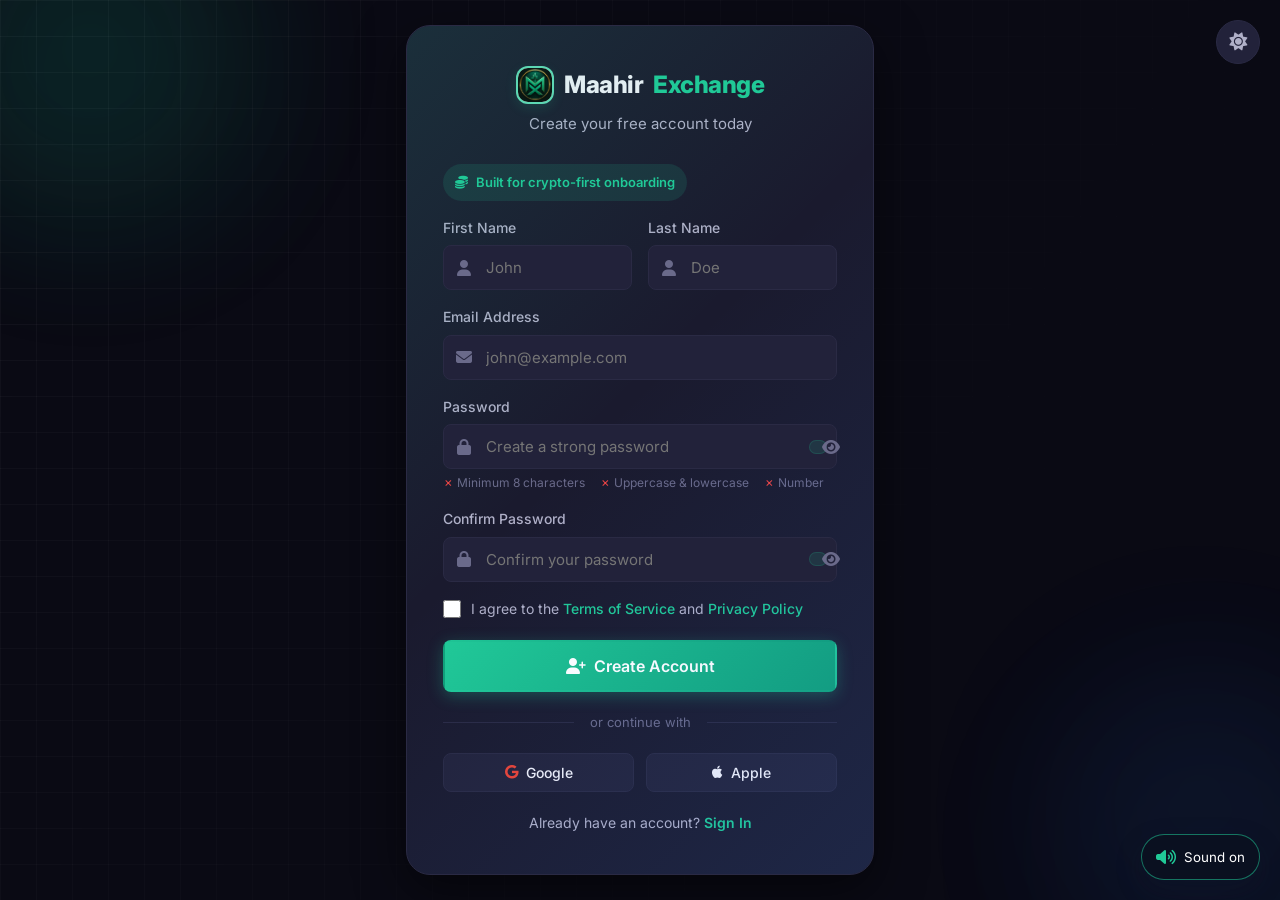
<file: register.html>
<!DOCTYPE html>
<html lang="en" data-theme="dark">
<head>
    <meta charset="UTF-8">
    <meta name="viewport" content="width=device-width, initial-scale=1.0">
    <title>Sign Up - Maahir Exchange</title>
    <link rel="stylesheet" href="https://cdnjs.cloudflare.com/ajax/libs/font-awesome/6.4.0/css/all.min.css">
    <link href="https://fonts.googleapis.com/css2?family=Inter:wght@300;400;500;600;700;800;900&display=swap" rel="stylesheet">
    <link rel="stylesheet" href="styles.css">
    <link rel="shortcut icon" href="Maahir exchange.png" type="image/x-icon">
    <style>
        /* ============================================
           MAAHIR EXCHANGE - REGISTER PAGE STYLES
           ============================================ */
        
        :root {
            --bg-primary: #f8f9fc;
            --bg-secondary: #ffffff;
            --bg-card: #ffffff;
            --bg-input: #f1f3f7;
            --bg-nav: rgba(248, 249, 252, 0.92);
            --text-primary: #0a0a1a;
            --text-secondary: #4a4a6a;
            --text-muted: #8a8aa8;
            --border-color: #e2e5ed;
            --shadow-sm: 0 2px 8px rgba(0,0,0,0.06);
            --shadow-md: 0 8px 32px rgba(0,0,0,0.08);
            --shadow-lg: 0 16px 48px rgba(0,0,0,0.12);
            --radius-sm: 8px;
            --radius-md: 16px;
            --radius-lg: 24px;
            --transition: all 0.3s cubic-bezier(0.4, 0, 0.2, 1);
            --gradient-gold: linear-gradient(135deg, #20C997, #0F9F78);
            --gold: #20C997;
            --gold-dark: #0F9F78;
            --danger: #ef4444;
            --success: #22c55e;
            --blue: #3b82f6;
        }

        [data-theme="dark"] {
            --bg-primary: #0a0a14;
            --bg-secondary: #12121f;
            --bg-card: #1a1a2e;
            --bg-input: #22223a;
            --bg-nav: rgba(10, 10, 20, 0.92);
            --text-primary: #f0f0f8;
            --text-secondary: #b0b0c8;
            --text-muted: #6a6a8a;
            --border-color: #2a2a44;
            --shadow-sm: 0 2px 8px rgba(0,0,0,0.3);
            --shadow-md: 0 8px 32px rgba(0,0,0,0.4);
            --shadow-lg: 0 16px 48px rgba(0,0,0,0.5);
        }

        * {
            margin: 0;
            padding: 0;
            box-sizing: border-box;
        }

        body {
            font-family: 'Inter', -apple-system, BlinkMacSystemFont, 'Segoe UI', Roboto, sans-serif;
            background: var(--bg-primary);
            color: var(--text-primary);
            line-height: 1.6;
            transition: var(--transition);
            overflow-x: hidden;
            min-height: 100vh;
            display: flex;
            align-items: center;
            justify-content: center;
            padding: 20px 0;
            position: relative;
            isolation: isolate;
        }

        .auth-bg {
            position: fixed;
            inset: 0;
            overflow: hidden;
            z-index: 0;
            pointer-events: none;
        }
        .auth-orb {
            position: absolute;
            width: 320px;
            height: 320px;
            border-radius: 50%;
            filter: blur(90px);
            opacity: 0.28;
            animation: drift 10s ease-in-out infinite;
        }
        .auth-orb-1 {
            background: rgba(32, 201, 151, 0.3);
            top: -110px;
            left: -70px;
        }
        .auth-orb-2 {
            background: rgba(59, 130, 246, 0.2);
            right: -90px;
            bottom: -110px;
            animation-delay: 2.2s;
        }
        .auth-grid {
            position: absolute;
            inset: 0;
            background-image: linear-gradient(rgba(255,255,255,0.04) 1px, transparent 1px), linear-gradient(90deg, rgba(255,255,255,0.04) 1px, transparent 1px);
            background-size: 36px 36px;
            mask-image: linear-gradient(120deg, rgba(0,0,0,0.9), transparent 80%);
            animation: pulseGrid 10s linear infinite;
        }

        a {
            text-decoration: none;
            color: inherit;
        }

        button {
            cursor: pointer;
            font-family: inherit;
            border: none;
            outline: none;
        }

        input {
            font-family: inherit;
            outline: none;
        }

        ::-webkit-scrollbar {
            width: 6px;
            height: 6px;
        }
        ::-webkit-scrollbar-track {
            background: var(--bg-secondary);
        }
        ::-webkit-scrollbar-thumb {
            background: var(--gold);
            border-radius: 10px;
        }

        .container {
            max-width: 500px;
            width: 100%;
            padding: 0 16px;
            position: relative;
            z-index: 2;
        }

        body::before,
        body::after {
            content: '';
            position: fixed;
            inset: auto;
            width: 320px;
            height: 320px;
            border-radius: 50%;
            filter: blur(90px);
            opacity: 0.32;
            animation: float 8s ease-in-out infinite;
            pointer-events: none;
            z-index: 0;
        }
        body::before {
            background: rgba(32, 201, 151, 0.24);
            top: -90px;
            left: -70px;
        }
        body::after {
            background: rgba(59, 130, 246, 0.18);
            bottom: -70px;
            right: -80px;
            animation-delay: 2.4s;
        }

        .gold-text { color: var(--gold); }
        .text-center { text-align: center; }
        .w-full { width: 100%; }
        .relative { position: relative; }
        .flex { display: flex; }
        .flex-center { align-items: center; justify-content: center; }
        .flex-between { justify-content: space-between; align-items: center; }
        .flex-col { flex-direction: column; }
        .gap-8 { gap: 8px; }
        .gap-12 { gap: 12px; }
        .gap-16 { gap: 16px; }
        .gap-24 { gap: 24px; }

        .btn {
            display: inline-flex;
            align-items: center;
            justify-content: center;
            gap: 8px;
            padding: 12px 24px;
            border-radius: var(--radius-sm);
            font-weight: 600;
            font-size: 15px;
            transition: var(--transition);
            border: 2px solid transparent;
            background: transparent;
            color: var(--text-primary);
        }

        .btn-gold {
            background: var(--gradient-gold);
            color: #fff;
            box-shadow: 0 4px 16px rgba(32, 201, 151, 0.3);
        }
        .btn-gold:hover {
            transform: translateY(-2px);
            box-shadow: 0 8px 28px rgba(32, 201, 151, 0.4);
        }

        .btn-outline-gold {
            border-color: var(--gold);
            color: var(--gold);
            background: transparent;
        }
        .btn-outline-gold:hover {
            background: rgba(32, 201, 151, 0.08);
        }

        .btn-lg {
            padding: 14px 40px;
            font-size: 16px;
        }

        .theme-toggle {
            position: fixed;
            top: 20px;
            right: 20px;
            background: var(--bg-input);
            border: 1px solid var(--border-color);
            border-radius: 50%;
            width: 44px;
            height: 44px;
            display: flex;
            align-items: center;
            justify-content: center;
            color: var(--text-secondary);
            transition: var(--transition);
            font-size: 18px;
            z-index: 1000;
        }
        .theme-toggle:hover {
            border-color: var(--gold);
            color: var(--gold);
        }

        /* ============================================
           REGISTER CARD
           ============================================ */
        .register-card {
            position: relative;
            z-index: 1;
            background: var(--bg-card);
            border: 1px solid var(--border-color);
            border-radius: var(--radius-lg);
            padding: 40px 36px;
            box-shadow: var(--shadow-lg);
            animation: slideUp 0.6s ease;
            overflow: hidden;
        }
        .register-card::before {
            content: '';
            position: absolute;
            inset: 0;
            background: linear-gradient(135deg, rgba(32, 201, 151, 0.12), transparent 45%, rgba(59, 130, 246, 0.12));
            pointer-events: none;
        }
        .register-card .crypto-pill {
            display: inline-flex;
            align-items: center;
            gap: 8px;
            margin: 0 auto 16px;
            padding: 8px 12px;
            border-radius: 999px;
            background: rgba(32, 201, 151, 0.13);
            color: var(--gold);
            font-size: 13px;
            font-weight: 600;
            animation: pulse 2.6s ease-in-out infinite;
        }

        .register-card .logo {
            display: flex;
            align-items: center;
            justify-content: center;
            gap: 10px;
            font-size: 24px;
            font-weight: 800;
            letter-spacing: -0.5px;
            margin-bottom: 8px;
        }
        .register-card .logo .logo-icon {
            width: 38px;
            height: 38px;
            object-fit: cover;
            border-radius: 12px;
            display: inline-block;
            background: #ffffff;
            border: 2px solid rgba(32, 201, 151, 0.7);
            padding: 0;
            box-sizing: border-box;
            box-shadow: 0 4px 12px rgba(32, 201, 151, 0.14);
        }
        .register-card .logo span {
            color: var(--gold);
        }

        .register-card .subtitle {
            color: var(--text-secondary);
            font-size: 15px;
            margin-bottom: 28px;
        }

        .register-card .form-group {
            margin-bottom: 16px;
        }
        .register-card .form-group label {
            display: block;
            font-weight: 500;
            font-size: 14px;
            margin-bottom: 6px;
            color: var(--text-secondary);
        }
        .register-card .form-group .input-wrapper {
            position: relative;
        }
        .register-card .form-group .input-wrapper i {
            position: absolute;
            left: 12px;
            top: 50%;
            width: 18px;
            height: 18px;
            display: flex;
            align-items: center;
            justify-content: center;
            transform: translateY(-50%);
            color: var(--text-muted);
            font-size: 16px;
            transition: var(--transition);
        }
        .register-card .form-group .input-wrapper:focus-within {
            box-shadow: 0 0 0 3px rgba(32, 201, 151, 0.12);
            border-radius: var(--radius-sm);
        }
        .register-card .form-group .input-wrapper:focus-within i {
            color: var(--gold);
            transform: translateY(-50%) scale(1.08);
        }
        .register-card .form-group input {
            width: 100%;
            padding: 12px 14px;
            padding-left: 42px;
            padding-right: 48px;
            border-radius: var(--radius-sm);
            border: 1px solid var(--border-color);
            background: var(--bg-input);
            color: var(--text-primary);
            font-size: 15px;
            transition: var(--transition);
        }
        .register-card .form-group input:focus {
            border-color: var(--gold);
            box-shadow: 0 0 0 3px rgba(32, 201, 151, 0.1);
            background: rgba(255,255,255,0.02);
        }
        .register-card .form-group .toggle-password {
            position: absolute;
            right: 10px;
            top: 50%;
            transform: translateY(-50%);
            background: rgba(32, 201, 151, 0.12);
            color: var(--text-muted);
            font-size: 15px;
            padding: 6px 8px;
            border-radius: 8px;
            transition: var(--transition);
            display: inline-flex;
            align-items: center;
            justify-content: center;
            border: 1px solid rgba(32, 201, 151, 0.16);
        }
        .register-card .form-group .toggle-password:hover {
            color: var(--gold);
            transform: translateY(-50%) scale(1.04);
            box-shadow: 0 6px 16px rgba(32, 201, 151, 0.12);
        }

        .register-card .form-group .password-hint {
            font-size: 12px;
            color: var(--text-muted);
            margin-top: 4px;
        }
        .register-card .form-group .password-hint .check {
            color: var(--success);
        }
        .register-card .form-group .password-hint .cross {
            color: var(--danger);
        }

        .register-card .form-row {
            display: grid;
            grid-template-columns: 1fr 1fr;
            gap: 16px;
        }

        .register-card .terms {
            display: flex;
            align-items: flex-start;
            gap: 10px;
            margin: 16px 0 20px;
            font-size: 14px;
            color: var(--text-secondary);
        }
        .register-card .terms input[type="checkbox"] {
            width: 18px;
            height: 18px;
            accent-color: var(--gold);
            cursor: pointer;
            margin-top: 2px;
            flex-shrink: 0;
        }
        .register-card .terms a {
            color: var(--gold);
            font-weight: 500;
            transition: var(--transition);
        }
        .register-card .terms a:hover {
            text-decoration: underline;
        }

        .register-card .divider {
            display: flex;
            align-items: center;
            gap: 16px;
            margin: 20px 0;
            color: var(--text-muted);
            font-size: 13px;
        }
        .register-card .divider::before,
        .register-card .divider::after {
            content: '';
            flex: 1;
            height: 1px;
            background: var(--border-color);
        }

        .register-card .social-login {
            display: grid;
            grid-template-columns: 1fr 1fr;
            gap: 12px;
            margin-bottom: 20px;
        }
        .register-card .social-login .btn-social {
            padding: 10px;
            border-radius: var(--radius-sm);
            border: 1px solid var(--border-color);
            background: var(--bg-input);
            color: var(--text-primary);
            font-weight: 500;
            font-size: 14px;
            transition: var(--transition);
            display: flex;
            align-items: center;
            justify-content: center;
            gap: 8px;
        }
        .register-card .social-login .btn-social:hover {
            border-color: var(--gold);
            background: var(--bg-card);
        }
        .register-card .social-login .btn-social.google i {
            color: #EA4335;
        }
        .register-card .social-login .btn-social.apple i {
            color: var(--text-primary);
        }

        .register-card .login-link {
            text-align: center;
            font-size: 14px;
            color: var(--text-secondary);
        }
        .register-card .login-link a {
            color: var(--gold);
            font-weight: 600;
            transition: var(--transition);
        }
        .register-card .login-link a:hover {
            text-decoration: underline;
        }

        /* ============================================
           TOAST NOTIFICATION
           ============================================ */
        .toast {
            position: fixed;
            bottom: 24px;
            right: 24px;
            padding: 16px 24px;
            border-radius: var(--radius-sm);
            background: var(--bg-card);
            border: 1px solid var(--border-color);
            box-shadow: var(--shadow-lg);
            display: flex;
            align-items: center;
            gap: 12px;
            transform: translateY(100px);
            opacity: 0;
            transition: all 0.4s ease;
            z-index: 2000;
            max-width: 400px;
        }
        .toast.show {
            transform: translateY(0);
            opacity: 1;
        }
        .toast.success {
            border-left: 4px solid var(--success);
        }
        .toast.error {
            border-left: 4px solid var(--danger);
        }
        .toast .toast-icon {
            font-size: 20px;
        }
        .toast.success .toast-icon {
            color: var(--success);
        }
        .toast.error .toast-icon {
            color: var(--danger);
        }
        .toast .toast-message {
            font-size: 14px;
            font-weight: 500;
        }

        /* ============================================
           ANIMATIONS
           ============================================ */
        @keyframes drift {
            0%, 100% { transform: translate3d(0, 0, 0) scale(1); }
            50% { transform: translate3d(20px, -18px, 0) scale(1.08); }
        }
        @keyframes pulseGrid {
            0% { transform: translateY(0); }
            100% { transform: translateY(24px); }
        }
        @keyframes slideUp {
            from {
                opacity: 0;
                transform: translateY(30px) scale(0.98);
            }
            to {
                opacity: 1;
                transform: translateY(0) scale(1);
            }
        }

        /* ============================================
           RESPONSIVE
           ============================================ */
        @media (max-width: 480px) {
            .register-card {
                padding: 28px 20px;
            }
            .register-card .logo {
                font-size: 20px;
            }
            .register-card .form-row {
                grid-template-columns: 1fr;
            }
            .register-card .social-login {
                grid-template-columns: 1fr;
            }
            .toast {
                left: 16px;
                right: 16px;
                max-width: none;
                bottom: 16px;
            }
            .theme-toggle {
                top: 12px;
                right: 12px;
                width: 40px;
                height: 40px;
            }
        }
    </style>
</head>
<body>

    <div class="auth-bg" aria-hidden="true">
        <div class="auth-orb auth-orb-1"></div>
        <div class="auth-orb auth-orb-2"></div>
        <div class="auth-grid"></div>
    </div>

    <!-- Theme Toggle -->
    <button class="theme-toggle" id="themeToggle" aria-label="Toggle theme">
        <i class="fas fa-moon"></i>
    </button>

    <!-- Register Container -->
    <div class="container">
        <div class="register-card">
            <!-- Logo -->
            <div class="logo">
                <img class="logo-icon" src="Maahir exchange.png" alt="Maahir Exchange Logo">
                Maahir<span>Exchange</span>
            </div>
            <p class="subtitle text-center">Create your free account today</p>
            <div class="crypto-pill"><i class="fas fa-coins"></i> Built for crypto-first onboarding</div>

            <!-- Register Form -->
            <form id="registerForm" onsubmit="handleRegister(event)">
                <div class="form-row">
                    <div class="form-group">
                        <label>First Name</label>
                        <div class="input-wrapper">
                            <i class="fas fa-user"></i>
                            <input type="text" id="firstName" placeholder="John" required>
                        </div>
                    </div>
                    <div class="form-group">
                        <label>Last Name</label>
                        <div class="input-wrapper">
                            <i class="fas fa-user"></i>
                            <input type="text" id="lastName" placeholder="Doe" required>
                        </div>
                    </div>
                </div>

                <div class="form-group">
                    <label>Email Address</label>
                    <div class="input-wrapper">
                        <i class="fas fa-envelope"></i>
                        <input type="email" id="registerEmail" placeholder="john@example.com" required>
                    </div>
                </div>

                <div class="form-group">
                    <label>Password</label>
                    <div class="input-wrapper">
                        <i class="fas fa-lock"></i>
                        <input type="password" id="registerPassword" placeholder="Create a strong password" required>
                        <button type="button" class="toggle-password" onclick="togglePasswordVisibility('registerPassword', this)">
                            <i class="fas fa-eye"></i>
                        </button>
                    </div>
                    <div class="password-hint" id="passwordHint">
                        <span class="cross" id="lengthCheck">✗</span> Minimum 8 characters
                        <span style="margin-left: 12px;" class="cross" id="upperCheck">✗</span> Uppercase & lowercase
                        <span style="margin-left: 12px;" class="cross" id="numberCheck">✗</span> Number
                    </div>
                </div>

                <div class="form-group">
                    <label>Confirm Password</label>
                    <div class="input-wrapper">
                        <i class="fas fa-lock"></i>
                        <input type="password" id="confirmPassword" placeholder="Confirm your password" required>
                        <button type="button" class="toggle-password" onclick="togglePasswordVisibility('confirmPassword', this)">
                            <i class="fas fa-eye"></i>
                        </button>
                    </div>
                </div>

                <div class="terms">
                    <input type="checkbox" id="termsCheck" required>
                    <label for="termsCheck">
                        I agree to the <a href="#">Terms of Service</a> and <a href="#">Privacy Policy</a>
                    </label>
                </div>

                <button type="submit" class="btn btn-gold w-full btn-lg">
                    <i class="fas fa-user-plus"></i> Create Account
                </button>
            </form>

            <!-- Divider -->
            <div class="divider">or continue with</div>

            <!-- Social Login -->
            <div class="social-login">
                <button class="btn-social google" onclick="socialLogin('Google')">
                    <i class="fab fa-google"></i> Google
                </button>
                <button class="btn-social apple" onclick="socialLogin('Apple')">
                    <i class="fab fa-apple"></i> Apple
                </button>
            </div>

            <!-- Login Link -->
            <p class="login-link">
                Already have an account? <a href="login.html">Sign In</a>
            </p>
        </div>
    </div>

    <!-- Toast Notification -->
    <div class="toast" id="toast">
        <span class="toast-icon"><i class="fas fa-check-circle"></i></span>
        <span class="toast-message" id="toastMessage">Success!</span>
    </div>

    <!-- ============================================
    JAVASCRIPT
    ============================================ -->
   

    <script>
        document.addEventListener('DOMContentLoaded', function() {
            
            // ---------- THEME TOGGLE ----------
            const themeToggle = document.getElementById('themeToggle');
            const html = document.documentElement;
            
            const savedTheme = localStorage.getItem('maahir-theme');
            if (savedTheme) {
                html.setAttribute('data-theme', savedTheme);
            } else if (window.matchMedia('(prefers-color-scheme: dark)').matches) {
                html.setAttribute('data-theme', 'dark');
            }
            
            if (themeToggle) {
                themeToggle.addEventListener('click', function() {
                    const currentTheme = html.getAttribute('data-theme');
                    const newTheme = currentTheme === 'dark' ? 'light' : 'dark';
                    html.setAttribute('data-theme', newTheme);
                    localStorage.setItem('maahir-theme', newTheme);
                    updateThemeIcon(newTheme);
                });
            }
            
            function updateThemeIcon(theme) {
                if (themeToggle) {
                    const icon = themeToggle.querySelector('i');
                    if (icon) {
                        icon.className = theme === 'dark' ? 'fas fa-sun' : 'fas fa-moon';
                    }
                }
            }
            
            const initialTheme = html.getAttribute('data-theme') || 'light';
            updateThemeIcon(initialTheme);

            // ---------- TOGGLE PASSWORD VISIBILITY ----------
            window.togglePasswordVisibility = function(inputId, btn) {
                const input = document.getElementById(inputId);
                if (!input) return;
                
                const icon = btn.querySelector('i');
                if (input.type === 'password') {
                    input.type = 'text';
                    icon.className = 'fas fa-eye-slash';
                } else {
                    input.type = 'password';
                    icon.className = 'fas fa-eye';
                }
            };

            // ---------- PASSWORD VALIDATION ----------
            const passwordInput = document.getElementById('registerPassword');
            const confirmInput = document.getElementById('confirmPassword');

            function validatePassword() {
                const password = passwordInput.value;
                const lengthCheck = document.getElementById('lengthCheck');
                const upperCheck = document.getElementById('upperCheck');
                const numberCheck = document.getElementById('numberCheck');

                if (password.length >= 8) {
                    lengthCheck.className = 'check';
                    lengthCheck.textContent = '✓';
                } else {
                    lengthCheck.className = 'cross';
                    lengthCheck.textContent = '✗';
                }

                if (/[a-z]/.test(password) && /[A-Z]/.test(password)) {
                    upperCheck.className = 'check';
                    upperCheck.textContent = '✓';
                } else {
                    upperCheck.className = 'cross';
                    upperCheck.textContent = '✗';
                }

                if (/\d/.test(password)) {
                    numberCheck.className = 'check';
                    numberCheck.textContent = '✓';
                } else {
                    numberCheck.className = 'cross';
                    numberCheck.textContent = '✗';
                }
            }

            passwordInput.addEventListener('input', validatePassword);

            // ---------- TOAST SYSTEM ----------
            function showToast(message, type = 'success') {
                const toast = document.getElementById('toast');
                const toastMessage = document.getElementById('toastMessage');
                const icon = toast.querySelector('.toast-icon i');
                
                if (!toast || !toastMessage) return;
                
                toast.className = `toast ${type}`;
                toastMessage.textContent = message;
                
                if (type === 'success') {
                    icon.className = 'fas fa-check-circle';
                } else {
                    icon.className = 'fas fa-exclamation-circle';
                }
                
                toast.classList.add('show');
                
                clearTimeout(toast._timeout);
                toast._timeout = setTimeout(() => {
                    toast.classList.remove('show');
                }, 4000);
            }

            // ---------- HANDLE REGISTER ----------
            window.handleRegister = function(event) {
                event.preventDefault();
                
                const firstName = document.getElementById('firstName').value.trim();
                const lastName = document.getElementById('lastName').value.trim();
                const email = document.getElementById('registerEmail').value.trim();
                const password = document.getElementById('registerPassword').value;
                const confirm = document.getElementById('confirmPassword').value;
                const terms = document.getElementById('termsCheck').checked;
                
                if (!firstName || !lastName) {
                    showToast('Please enter your full name', 'error');
                    return;
                }
                
                if (!email || !email.includes('@') || !email.includes('.')) {
                    showToast('Please enter a valid email address', 'error');
                    return;
                }
                
                if (password.length < 8) {
                    showToast('Password must be at least 8 characters', 'error');
                    return;
                }
                
                if (!/[a-z]/.test(password) || !/[A-Z]/.test(password)) {
                    showToast('Password must contain uppercase and lowercase letters', 'error');
                    return;
                }
                
                if (!/\d/.test(password)) {
                    showToast('Password must contain at least one number', 'error');
                    return;
                }
                
                if (password !== confirm) {
                    showToast('Passwords do not match', 'error');
                    return;
                }
                
                if (!terms) {
                    showToast('Please agree to the Terms of Service', 'error');
                    return;
                }
                
                // Simulate registration
                const btn = event.target.querySelector('button[type="submit"]');
                const originalText = btn.innerHTML;
                btn.innerHTML = '<i class="fas fa-spinner fa-spin"></i> Creating Account...';
                btn.disabled = true;
                
                setTimeout(() => {
                    btn.innerHTML = originalText;
                    btn.disabled = false;
                    
                    showToast('✅ Account created successfully! Welcome to Maahir Exchange!', 'success');
                    
                    // Reset form
                    event.target.reset();
                    validatePassword();
                    
                    // Redirect after a moment
                    setTimeout(() => {
                        window.location.href = 'login.html';
                    }, 2000);
                }, 2000);
            };

            // ---------- SOCIAL LOGIN ----------
            window.socialLogin = function(provider) {
                showToast(`Connecting to ${provider}...`, 'success');
                setTimeout(() => {
                    showToast(`Successfully signed up with ${provider}!`, 'success');
                }, 1500);
            };

            // ---------- ENTER KEY SUPPORT ----------
            document.getElementById('confirmPassword').addEventListener('keypress', function(e) {
                if (e.key === 'Enter') {
                    document.getElementById('registerForm').dispatchEvent(new Event('submit'));
                }
            });
        });
    </script>

    <script src="audio.js"></script>
</body>
</html>
</file>
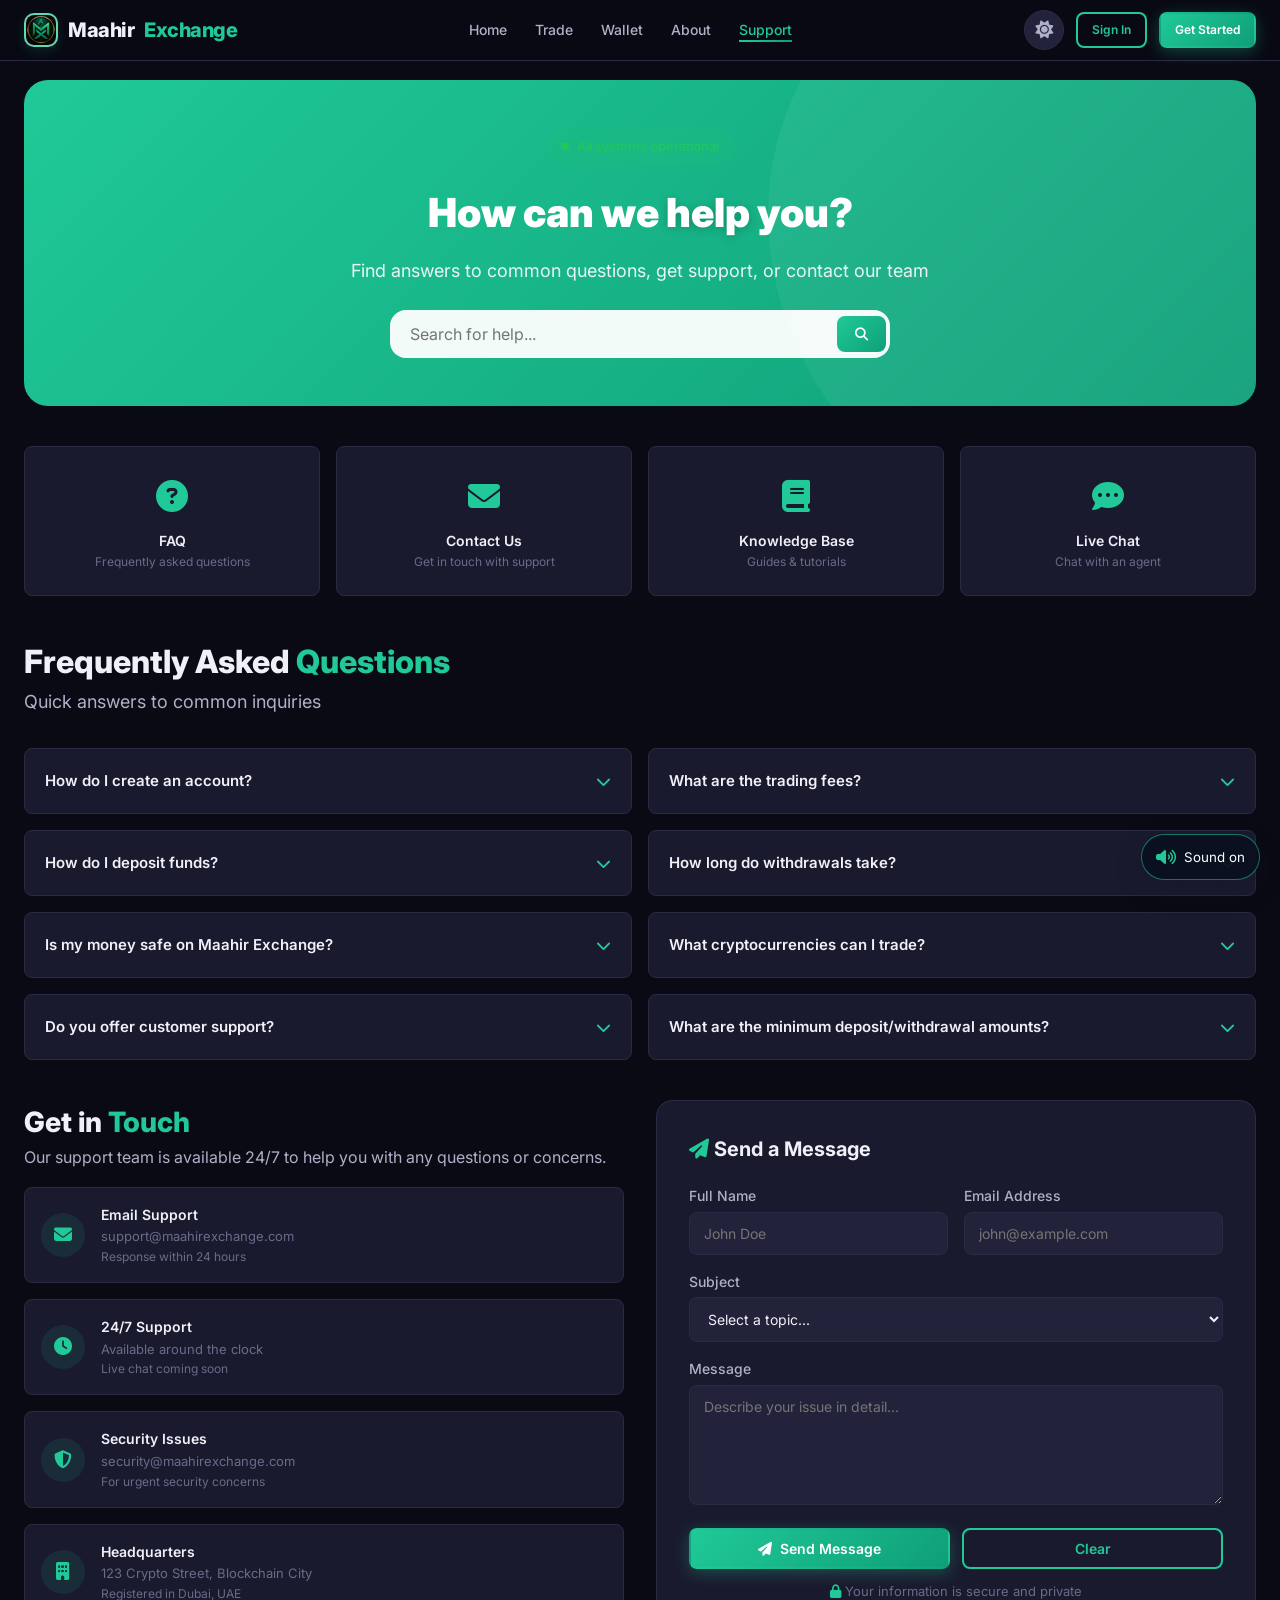
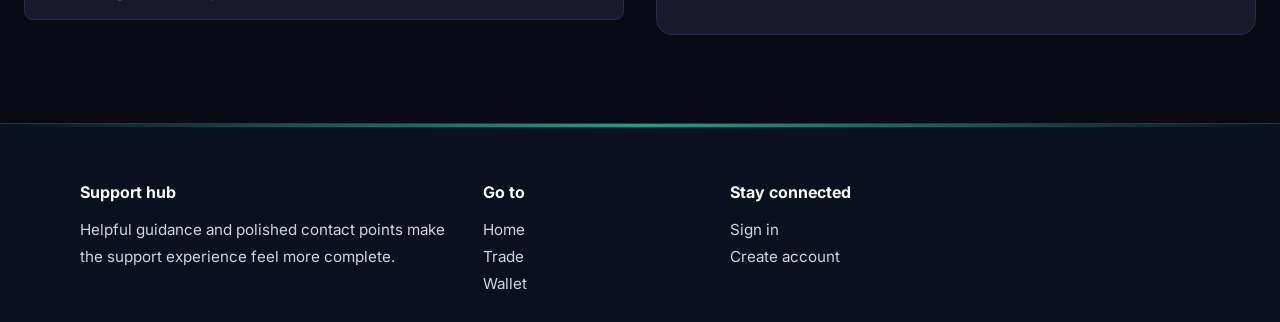
<file: support.html>
<!DOCTYPE html>
<html lang="en" data-theme="dark">
<head>
    <meta charset="UTF-8">
    <meta name="viewport" content="width=device-width, initial-scale=1.0">
    <title>Support - Maahir Exchange</title>
    <link rel="stylesheet" href="https://cdnjs.cloudflare.com/ajax/libs/font-awesome/6.4.0/css/all.min.css">
    <link href="https://fonts.googleapis.com/css2?family=Inter:wght@300;400;500;600;700;800;900&display=swap" rel="stylesheet">
    <link rel="stylesheet" href="styles.css">
    <link rel="shortcut icon" href="Maahir exchange.png" type="image/x-icon">
    <style>
        /* ============================================
           MAAHIR EXCHANGE - SUPPORT PAGE STYLES
           ============================================ */
        
        :root {
            --bg-primary: #f8f9fc;
            --bg-secondary: #ffffff;
            --bg-card: #ffffff;
            --bg-input: #f1f3f7;
            --bg-nav: rgba(248, 249, 252, 0.92);
            --text-primary: #0a0a1a;
            --text-secondary: #4a4a6a;
            --text-muted: #8a8aa8;
            --border-color: #e2e5ed;
            --shadow-sm: 0 2px 8px rgba(0,0,0,0.06);
            --shadow-md: 0 8px 32px rgba(0,0,0,0.08);
            --shadow-lg: 0 16px 48px rgba(0,0,0,0.12);
            --radius-sm: 8px;
            --radius-md: 16px;
            --radius-lg: 24px;
            --transition: all 0.3s cubic-bezier(0.4, 0, 0.2, 1);
            --gradient-gold: linear-gradient(135deg, #20C997, #0F9F78);
            --gold: #20C997;
            --gold-dark: #0F9F78;
            --danger: #ef4444;
            --success: #22c55e;
            --blue: #3b82f6;
            --purple: #8b5cf6;
            --pink: #ec4899;
        }

        [data-theme="dark"] {
            --bg-primary: #0a0a14;
            --bg-secondary: #12121f;
            --bg-card: #1a1a2e;
            --bg-input: #22223a;
            --bg-nav: rgba(10, 10, 20, 0.92);
            --text-primary: #f0f0f8;
            --text-secondary: #b0b0c8;
            --text-muted: #6a6a8a;
            --border-color: #2a2a44;
            --shadow-sm: 0 2px 8px rgba(0,0,0,0.3);
            --shadow-md: 0 8px 32px rgba(0,0,0,0.4);
            --shadow-lg: 0 16px 48px rgba(0,0,0,0.5);
        }

        * {
            margin: 0;
            padding: 0;
            box-sizing: border-box;
        }

        body {
            font-family: 'Inter', -apple-system, BlinkMacSystemFont, 'Segoe UI', Roboto, sans-serif;
            background: var(--bg-primary);
            color: var(--text-primary);
            line-height: 1.6;
            transition: var(--transition);
            overflow-x: hidden;
        }

        a {
            text-decoration: none;
            color: inherit;
        }

        button {
            cursor: pointer;
            font-family: inherit;
            border: none;
            outline: none;
        }

        input, select, textarea {
            font-family: inherit;
            outline: none;
        }

        ::-webkit-scrollbar {
            width: 6px;
            height: 6px;
        }
        ::-webkit-scrollbar-track {
            background: var(--bg-secondary);
        }
        ::-webkit-scrollbar-thumb {
            background: var(--gold);
            border-radius: 10px;
        }

        .container {
            max-width: 1280px;
            margin: 0 auto;
            padding: 0 24px;
        }

        .gold-text { color: var(--gold); }
        .text-center { text-align: center; }
        .w-full { width: 100%; }
        .relative { position: relative; }
        .flex { display: flex; }
        .flex-center { align-items: center; justify-content: center; }
        .flex-between { justify-content: space-between; align-items: center; }
        .flex-col { flex-direction: column; }
        .gap-8 { gap: 8px; }
        .gap-12 { gap: 12px; }
        .gap-16 { gap: 16px; }
        .gap-24 { gap: 24px; }
        .gap-32 { gap: 32px; }

        .btn {
            display: inline-flex;
            align-items: center;
            justify-content: center;
            gap: 8px;
            padding: 10px 24px;
            border-radius: var(--radius-sm);
            font-weight: 600;
            font-size: 14px;
            transition: var(--transition);
            border: 2px solid transparent;
            background: transparent;
            color: var(--text-primary);
        }

        .btn-gold {
            background: var(--gradient-gold);
            color: #fff;
            box-shadow: 0 4px 16px rgba(32, 201, 151, 0.3);
        }
        .btn-gold:hover {
            transform: translateY(-2px);
            box-shadow: 0 8px 28px rgba(32, 201, 151, 0.4);
        }

        .btn-outline-gold {
            border-color: var(--gold);
            color: var(--gold);
            background: transparent;
        }
        .btn-outline-gold:hover {
            background: rgba(32, 201, 151, 0.08);
        }

        .btn-sm {
            padding: 6px 14px;
            font-size: 12px;
        }
        .btn-lg {
            padding: 14px 36px;
            font-size: 16px;
        }

        .card {
            background: var(--bg-card);
            border-radius: var(--radius-sm);
            padding: 24px;
            border: 1px solid var(--border-color);
            box-shadow: var(--shadow-sm);
            transition: var(--transition);
        }
        .card:hover {
            box-shadow: var(--shadow-md);
        }

        .theme-toggle {
            background: var(--bg-input);
            border: 1px solid var(--border-color);
            border-radius: 50%;
            width: 40px;
            height: 40px;
            display: flex;
            align-items: center;
            justify-content: center;
            color: var(--text-secondary);
            transition: var(--transition);
            font-size: 18px;
        }
        .theme-toggle:hover {
            border-color: var(--gold);
            color: var(--gold);
        }

        /* ============================================
           NAVBAR
           ============================================ */
        .navbar {
            position: fixed;
            top: 0;
            left: 0;
            right: 0;
            z-index: 1000;
            background: var(--bg-nav);
            border-bottom: 1px solid var(--border-color);
            padding: 10px 0;
            transition: var(--transition);
            backdrop-filter: blur(12px);
            -webkit-backdrop-filter: blur(12px);
        }

        .navbar .container {
            max-width: 1280px;
            width: 100%;
            margin: 0 auto;
            padding: 0 24px;
            display: flex;
            align-items: center;
            justify-content: space-between;
            gap: 20px;
        }

        .logo {
            display: flex;
            align-items: center;
            gap: 10px;
            font-size: 20px;
            font-weight: 800;
            letter-spacing: -0.5px;
        }
        .logo-icon {
            width: 34px;
            height: 34px;
            object-fit: cover;
            border-radius: 10px;
            display: inline-block;
            background: #ffffff;
            border: 2px solid rgba(32, 201, 151, 0.7);
            padding: 0;
            box-sizing: border-box;
            box-shadow: 0 4px 12px rgba(32, 201, 151, 0.14);
        }
        .logo span {
            color: var(--gold);
        }

        .nav-links {
            display: flex;
            align-items: center;
            gap: 28px;
            list-style: none;
        }
        .nav-links a {
            font-weight: 500;
            font-size: 14px;
            color: var(--text-secondary);
            transition: var(--transition);
            position: relative;
        }
        .nav-links a::after {
            content: '';
            position: absolute;
            bottom: -4px;
            left: 0;
            width: 0;
            height: 2px;
            background: var(--gradient-gold);
            transition: var(--transition);
        }
        .nav-links a:hover,
        .nav-links a.active {
            color: var(--gold);
        }
        .nav-links a:hover::after,
        .nav-links a.active::after {
            width: 100%;
        }

        .nav-actions {
            display: flex;
            align-items: center;
            gap: 12px;
        }

        .mobile-toggle {
            display: none;
            background: transparent;
            border: none;
            color: var(--text-primary);
            font-size: 24px;
            padding: 4px;
        }

        /* ============================================
           SUPPORT PAGE
           ============================================ */
        .support-page {
            padding-top: 80px;
            padding-bottom: 40px;
            min-height: 100vh;
        }

        /* ---------- Hero Section ---------- */
        .support-hero {
            background: var(--gradient-gold);
            border-radius: var(--radius-lg);
            padding: 48px 40px;
            color: #fff;
            margin-bottom: 40px;
            position: relative;
            overflow: hidden;
            text-align: center;
        }
        .support-hero::before {
            content: '';
            position: absolute;
            top: -50%;
            right: -20%;
            width: 60%;
            height: 200%;
            background: rgba(255, 255, 255, 0.05);
            border-radius: 50%;
            transform: rotate(20deg);
        }
        .support-hero h1 {
            font-size: 40px;
            font-weight: 900;
            margin-bottom: 12px;
            position: relative;
            z-index: 1;
        }
        .support-hero p {
            font-size: 18px;
            opacity: 0.9;
            max-width: 600px;
            margin: 0 auto 24px;
            position: relative;
            z-index: 1;
        }
        .support-hero .search-box {
            max-width: 500px;
            margin: 0 auto;
            position: relative;
            z-index: 1;
        }
        .support-hero .search-box input {
            width: 100%;
            padding: 14px 20px;
            padding-right: 50px;
            border-radius: var(--radius-md);
            border: none;
            font-size: 16px;
            background: rgba(255, 255, 255, 0.95);
            color: #000;
            transition: var(--transition);
        }
        .support-hero .search-box input:focus {
            box-shadow: 0 0 0 3px rgba(255, 255, 255, 0.3);
        }
        .support-hero .search-box button {
            position: absolute;
            right: 4px;
            top: 50%;
            transform: translateY(-50%);
            background: var(--gradient-gold);
            color: #fff;
            padding: 10px 18px;
            border-radius: var(--radius-sm);
            font-weight: 600;
            transition: var(--transition);
        }
        .support-hero .search-box button:hover {
            opacity: 0.9;
        }

        /* ---------- Quick Help Cards ---------- */
        .quick-help {
            display: grid;
            grid-template-columns: repeat(auto-fit, minmax(200px, 1fr));
            gap: 16px;
            margin-bottom: 40px;
        }
        .quick-help .help-card {
            background: var(--bg-card);
            border: 1px solid var(--border-color);
            border-radius: var(--radius-sm);
            padding: 24px 16px;
            text-align: center;
            transition: var(--transition);
            cursor: pointer;
        }
        .quick-help .help-card:hover {
            border-color: var(--gold);
            transform: translateY(-4px);
            box-shadow: var(--shadow-md);
        }
        .quick-help .help-card .icon {
            font-size: 32px;
            color: var(--gold);
            margin-bottom: 8px;
        }
        .quick-help .help-card h4 {
            font-size: 14px;
            font-weight: 600;
        }
        .quick-help .help-card p {
            font-size: 12px;
            color: var(--text-muted);
        }

        /* ---------- FAQ Section ---------- */
        .faq-section {
            margin-bottom: 40px;
        }
        .faq-section .section-title {
            margin-bottom: 32px;
        }
        .faq-section .section-title h2 {
            font-size: 32px;
            font-weight: 800;
        }
        .faq-section .section-title p {
            color: var(--text-secondary);
            font-size: 18px;
        }

        .faq-grid {
            display: grid;
            grid-template-columns: 1fr 1fr;
            gap: 16px;
        }
        .faq-item {
            background: var(--bg-card);
            border: 1px solid var(--border-color);
            border-radius: var(--radius-sm);
            padding: 20px;
            transition: var(--transition);
            cursor: pointer;
        }
        .faq-item:hover {
            border-color: var(--gold);
        }
        .faq-item .faq-question {
            display: flex;
            justify-content: space-between;
            align-items: center;
            font-weight: 600;
            font-size: 15px;
        }
        .faq-item .faq-question i {
            transition: var(--transition);
            color: var(--gold);
        }
        .faq-item .faq-answer {
            max-height: 0;
            overflow: hidden;
            transition: max-height 0.3s ease;
            color: var(--text-secondary);
            font-size: 14px;
            line-height: 1.7;
        }
        .faq-item.active .faq-answer {
            max-height: 300px;
            padding-top: 12px;
        }
        .faq-item.active .faq-question i {
            transform: rotate(180deg);
        }

        /* ---------- Contact Section ---------- */
        .contact-section {
            display: grid;
            grid-template-columns: 1fr 1fr;
            gap: 32px;
        }
        .contact-section .contact-info {
            display: flex;
            flex-direction: column;
            gap: 16px;
        }
        .contact-section .contact-info h2 {
            font-size: 28px;
            font-weight: 800;
        }
        .contact-section .contact-info p {
            color: var(--text-secondary);
            font-size: 16px;
        }
        .contact-section .contact-info .info-item {
            display: flex;
            align-items: center;
            gap: 16px;
            padding: 16px;
            background: var(--bg-card);
            border: 1px solid var(--border-color);
            border-radius: var(--radius-sm);
            transition: var(--transition);
        }
        .contact-section .contact-info .info-item:hover {
            border-color: var(--gold);
        }
        .contact-section .contact-info .info-item .icon {
            width: 44px;
            height: 44px;
            border-radius: 50%;
            background: rgba(32, 201, 151, 0.1);
            display: flex;
            align-items: center;
            justify-content: center;
            color: var(--gold);
            font-size: 18px;
            flex-shrink: 0;
        }
        .contact-section .contact-info .info-item .details h4 {
            font-size: 14px;
            font-weight: 600;
        }
        .contact-section .contact-info .info-item .details p {
            font-size: 13px;
            color: var(--text-muted);
        }

        /* Contact Form */
        .contact-form {
            background: var(--bg-card);
            border: 1px solid var(--border-color);
            border-radius: var(--radius-md);
            padding: 32px;
        }
        .contact-form h3 {
            font-size: 20px;
            font-weight: 700;
            margin-bottom: 20px;
        }
        .contact-form .form-group {
            margin-bottom: 16px;
        }
        .contact-form .form-group label {
            display: block;
            font-weight: 500;
            font-size: 14px;
            margin-bottom: 4px;
            color: var(--text-secondary);
        }
        .contact-form .form-group input,
        .contact-form .form-group select,
        .contact-form .form-group textarea {
            width: 100%;
            padding: 12px 14px;
            border-radius: var(--radius-sm);
            border: 1px solid var(--border-color);
            background: var(--bg-input);
            color: var(--text-primary);
            font-size: 14px;
            transition: var(--transition);
        }
        .contact-form .form-group input:focus,
        .contact-form .form-group select:focus,
        .contact-form .form-group textarea:focus {
            border-color: var(--gold);
        }
        .contact-form .form-group textarea {
            resize: vertical;
            min-height: 120px;
        }
        .contact-form .form-row {
            display: grid;
            grid-template-columns: 1fr 1fr;
            gap: 16px;
        }

        /* ---------- Status Indicator ---------- */
        .status-indicator {
            display: inline-flex;
            align-items: center;
            gap: 8px;
            padding: 8px 16px;
            border-radius: 30px;
            background: rgba(34, 197, 94, 0.1);
            color: var(--success);
            font-size: 13px;
            font-weight: 500;
        }
        .status-indicator .dot {
            width: 8px;
            height: 8px;
            border-radius: 50%;
            background: var(--success);
            animation: pulse 2s infinite;
        }

        @keyframes pulse {
            0%, 100% { opacity: 1; transform: scale(1); }
            50% { opacity: 0.5; transform: scale(0.8); }
        }

        @keyframes fadeInUp {
            from { opacity: 0; transform: translateY(20px); }
            to { opacity: 1; transform: translateY(0); }
        }

        .animate-fade-up {
            animation: fadeInUp 0.6s ease forwards;
        }
        .delay-1 { animation-delay: 0.1s; }
        .delay-2 { animation-delay: 0.2s; }
        .delay-3 { animation-delay: 0.3s; }

        /* ============================================
           RESPONSIVE
           ============================================ */
        @media (max-width: 992px) {
            .navbar .container {
                padding: 0 14px;
            }
            .nav-links {
                display: none;
                position: absolute;
                top: 100%;
                left: 0;
                right: 0;
                background: var(--bg-primary);
                flex-direction: column;
                padding: 24px;
                gap: 16px;
                border-bottom: 1px solid var(--border-color);
                box-shadow: var(--shadow-lg);
            }
            .nav-links.open {
                display: flex;
            }
            .mobile-toggle {
                display: inline-flex;
                align-items: center;
                justify-content: center;
                width: 34px;
                height: 34px;
                border-radius: 50%;
                border: 1px solid var(--border-color);
                background: rgba(32, 201, 151, 0.04);
                color: var(--text-primary);
                font-size: 16px;
                padding: 0;
            }

            .contact-section {
                grid-template-columns: 1fr;
            }
            .faq-grid {
                grid-template-columns: 1fr;
            }
            .support-hero {
                padding: 32px 20px;
            }
            .support-hero h1 {
                font-size: 30px;
            }
        }

        @media (max-width: 768px) {
            .quick-help {
                grid-template-columns: repeat(2, 1fr);
            }
            .contact-form .form-row {
                grid-template-columns: 1fr;
            }
            .support-hero h1 {
                font-size: 26px;
            }
            .support-hero .search-box input {
                font-size: 14px;
                padding: 12px 16px;
            }
        }

        @media (max-width: 480px) {
            .container {
                padding: 0 12px;
            }
            .quick-help {
                grid-template-columns: 1fr;
            }
            .support-hero {
                padding: 24px 16px;
            }
            .support-hero h1 {
                font-size: 22px;
            }
            .support-hero .search-box button {
                padding: 8px 14px;
                font-size: 12px;
            }
            .contact-form {
                padding: 20px;
            }
        }
    </style>
</head>
<body>

    <!-- ============================================
    NAVBAR
    ============================================ -->
    <nav class="navbar">
        <div class="container">
            <a href="index.html" class="logo">
                <img class="logo-icon" src="Maahir exchange.png" alt="Maahir Exchange Logo">
                Maahir<span>Exchange</span>
            </a>

            <ul class="nav-links" id="navLinks">
                <li><a href="index.html">Home</a></li>
                <li><a href="trade.html">Trade</a></li>
                <li><a href="wallet.html">Wallet</a></li>
                <li><a href="about.html">About</a></li>
                <li><a href="support.html" class="active">Support</a></li>
            </ul>

            <div class="nav-actions">
                <button class="theme-toggle" id="themeToggle" aria-label="Toggle theme">
                    <i class="fas fa-moon"></i>
                </button>
                <a href="login.html" class="btn btn-outline-gold btn-sm">Sign In</a>
                <a href="register.html" class="btn btn-gold btn-sm">Get Started</a>
                <button class="mobile-toggle" id="mobileToggle" aria-label="Toggle menu">
                    <i class="fas fa-bars"></i>
                </button>
            </div>
        </div>
    </nav>

    <!-- ============================================
    SUPPORT PAGE
    ============================================ -->
    <section class="support-page">
        <div class="container">

            <!-- Support Hero -->
            <div class="support-hero animate-fade-up">
                <div style="position: relative; z-index: 1;">
                    <div style="display: flex; justify-content: center; margin-bottom: 16px;">
                        <div class="status-indicator">
                            <span class="dot"></span>
                            All systems operational
                        </div>
                    </div>
                    <h1>How can we <span style="color: #fff; text-shadow: 0 2px 10px rgba(0,0,0,0.2);">help</span> you?</h1>
                    <p>Find answers to common questions, get support, or contact our team</p>
                    <div class="search-box">
                        <input type="text" placeholder="Search for help..." id="faqSearch">
                        <button onclick="searchFAQs()"><i class="fas fa-search"></i></button>
                    </div>
                </div>
            </div>

            <!-- Quick Help Cards -->
            <div class="quick-help animate-fade-up delay-1">
                <div class="help-card" onclick="scrollToFAQs()">
                    <div class="icon"><i class="fas fa-question-circle"></i></div>
                    <h4>FAQ</h4>
                    <p>Frequently asked questions</p>
                </div>
                <div class="help-card" onclick="document.getElementById('contactForm').scrollIntoView({behavior: 'smooth'})">
                    <div class="icon"><i class="fas fa-envelope"></i></div>
                    <h4>Contact Us</h4>
                    <p>Get in touch with support</p>
                </div>
                <div class="help-card" onclick="alert('📚 Loading knowledge base...')">
                    <div class="icon"><i class="fas fa-book"></i></div>
                    <h4>Knowledge Base</h4>
                    <p>Guides & tutorials</p>
                </div>
                <div class="help-card" onclick="alert('💬 Live chat support coming soon!')">
                    <div class="icon"><i class="fas fa-comment-dots"></i></div>
                    <h4>Live Chat</h4>
                    <p>Chat with an agent</p>
                </div>
            </div>

            <!-- FAQ Section -->
            <div class="faq-section animate-fade-up delay-2" id="faqSection">
                <div class="section-title">
                    <h2>Frequently Asked <span class="gold-text">Questions</span></h2>
                    <p>Quick answers to common inquiries</p>
                </div>
                <div class="faq-grid" id="faqGrid">
                    <!-- FAQ items populated by JS -->
                </div>
            </div>

            <!-- Contact Section -->
            <div class="contact-section animate-fade-up delay-3">
                <div class="contact-info">
                    <div>
                        <h2>Get in <span class="gold-text">Touch</span></h2>
                        <p>Our support team is available 24/7 to help you with any questions or concerns.</p>
                    </div>
                    
                    <div class="info-item">
                        <div class="icon"><i class="fas fa-envelope"></i></div>
                        <div class="details">
                            <h4>Email Support</h4>
                            <p>support@maahirexchange.com</p>
                            <p style="font-size: 12px;">Response within 24 hours</p>
                        </div>
                    </div>
                    
                    <div class="info-item">
                        <div class="icon"><i class="fas fa-clock"></i></div>
                        <div class="details">
                            <h4>24/7 Support</h4>
                            <p>Available around the clock</p>
                            <p style="font-size: 12px;">Live chat coming soon</p>
                        </div>
                    </div>
                    
                    <div class="info-item">
                        <div class="icon"><i class="fas fa-shield-alt"></i></div>
                        <div class="details">
                            <h4>Security Issues</h4>
                            <p>security@maahirexchange.com</p>
                            <p style="font-size: 12px;">For urgent security concerns</p>
                        </div>
                    </div>

                    <div class="info-item">
                        <div class="icon"><i class="fas fa-building"></i></div>
                        <div class="details">
                            <h4>Headquarters</h4>
                            <p>123 Crypto Street, Blockchain City</p>
                            <p style="font-size: 12px;">Registered in Dubai, UAE</p>
                        </div>
                    </div>
                </div>

                <div class="contact-form" id="contactForm">
                    <h3><i class="fas fa-paper-plane gold-text"></i> Send a Message</h3>
                    <form onsubmit="submitSupportForm(event)">
                        <div class="form-row">
                            <div class="form-group">
                                <label>Full Name</label>
                                <input type="text" placeholder="John Doe" required>
                            </div>
                            <div class="form-group">
                                <label>Email Address</label>
                                <input type="email" placeholder="john@example.com" required>
                            </div>
                        </div>
                        <div class="form-group">
                            <label>Subject</label>
                            <select required>
                                <option value="">Select a topic...</option>
                                <option value="account">Account Issues</option>
                                <option value="trading">Trading Support</option>
                                <option value="deposit">Deposit/Withdrawal</option>
                                <option value="security">Security Concerns</option>
                                <option value="partnership">Partnership Inquiry</option>
                                <option value="other">Other</option>
                            </select>
                        </div>
                        <div class="form-group">
                            <label>Message</label>
                            <textarea placeholder="Describe your issue in detail..." required></textarea>
                        </div>
                        <div style="display: flex; gap: 12px;">
                            <button type="submit" class="btn btn-gold w-full">
                                <i class="fas fa-paper-plane"></i> Send Message
                            </button>
                            <button type="reset" class="btn btn-outline-gold w-full">Clear</button>
                        </div>
                        <div style="margin-top: 12px; font-size: 13px; color: var(--text-muted); text-align: center;">
                            <i class="fas fa-lock gold-text"></i> Your information is secure and private
                        </div>
                    </form>
                </div>
            </div>

        </div>
    </section>

    <!-- ============================================
    JAVASCRIPT
    ============================================ -->
    <footer class="site-footer">
        <div class="footer-grid">
            <div>
                <h4>Support hub</h4>
                <p>Helpful guidance and polished contact points make the support experience feel more complete.</p>
            </div>
            <div>
                <h4>Go to</h4>
                <p><a href="index.html">Home</a><br><a href="trade.html">Trade</a><br><a href="wallet.html">Wallet</a></p>
            </div>
            <div>
                <h4>Stay connected</h4>
                <p><a href="login.html">Sign in</a><br><a href="register.html">Create account</a></p>
            </div>
        </div>
    </footer>

    <script>
        document.addEventListener('DOMContentLoaded', function() {
            
            // ---------- THEME TOGGLE ----------
            const themeToggle = document.getElementById('themeToggle');
            const html = document.documentElement;
            
            const savedTheme = localStorage.getItem('maahir-theme');
            if (savedTheme) {
                html.setAttribute('data-theme', savedTheme);
            } else if (window.matchMedia('(prefers-color-scheme: dark)').matches) {
                html.setAttribute('data-theme', 'dark');
            }
            
            if (themeToggle) {
                themeToggle.addEventListener('click', function() {
                    const currentTheme = html.getAttribute('data-theme');
                    const newTheme = currentTheme === 'dark' ? 'light' : 'dark';
                    html.setAttribute('data-theme', newTheme);
                    localStorage.setItem('maahir-theme', newTheme);
                    updateThemeIcon(newTheme);
                });
            }
            
            function updateThemeIcon(theme) {
                if (themeToggle) {
                    const icon = themeToggle.querySelector('i');
                    if (icon) {
                        icon.className = theme === 'dark' ? 'fas fa-sun' : 'fas fa-moon';
                    }
                }
            }
            
            const initialTheme = html.getAttribute('data-theme') || 'light';
            updateThemeIcon(initialTheme);
            
            // ---------- MOBILE NAV ----------
            const mobileToggle = document.getElementById('mobileToggle');
            const navLinks = document.getElementById('navLinks');
            
            if (mobileToggle && navLinks) {
                mobileToggle.addEventListener('click', function() {
                    navLinks.classList.toggle('open');
                    const icon = this.querySelector('i');
                    if (icon) {
                        icon.className = navLinks.classList.contains('open') ? 'fas fa-times' : 'fas fa-bars';
                    }
                });
                
                navLinks.querySelectorAll('a').forEach(link => {
                    link.addEventListener('click', () => {
                        navLinks.classList.remove('open');
                        const icon = mobileToggle.querySelector('i');
                        if (icon) icon.className = 'fas fa-bars';
                    });
                });
            }

            // ---------- FAQ DATA ----------
            const faqs = [
                {
                    question: 'How do I create an account?',
                    answer: 'Click the "Get Started" button on the homepage or "Sign Up" in the navigation. Fill in your email, create a strong password, and verify your email address. Your account will be ready in minutes.'
                },
                {
                    question: 'What are the trading fees?',
                    answer: 'Our standard trading fee is 0.1% for makers and 0.15% for takers. Volume discounts are available for traders with higher monthly volumes. Check our Fees page for detailed information.'
                },
                {
                    question: 'How do I deposit funds?',
                    answer: 'Go to your Wallet page, select the asset you want to deposit, and click "Deposit". You\'ll receive a unique deposit address. Send funds to that address and they\'ll appear in your wallet after network confirmations.'
                },
                {
                    question: 'How long do withdrawals take?',
                    answer: 'Withdrawals are processed within minutes for most assets. However, some networks may require additional confirmations. Large withdrawals may require manual review for security purposes.'
                },
                {
                    question: 'Is my money safe on Maahir Exchange?',
                    answer: 'Yes! We use industry-leading security measures including 98% cold storage, multi-signature wallets, regular security audits, and insurance coverage for digital assets held on our platform.'
                },
                {
                    question: 'What cryptocurrencies can I trade?',
                    answer: 'We support major cryptocurrencies including Bitcoin (BTC), Ethereum (ETH), Ripple (XRP), Solana (SOL), Cardano (ADA), and many more. New assets are added regularly based on community demand.'
                },
                {
                    question: 'Do you offer customer support?',
                    answer: 'Yes! Our support team is available 24/7. You can reach us via email at support@maahirexchange.com, or through our contact form. We typically respond within 24 hours.'
                },
                {
                    question: 'What are the minimum deposit/withdrawal amounts?',
                    answer: 'Minimum deposit amounts vary by asset. For BTC it\'s 0.0001 BTC, for ETH it\'s 0.01 ETH. Minimum withdrawal amounts are slightly higher to cover network fees. Check each asset\'s page for details.'
                }
            ];

            // ---------- Render FAQs ----------
            function renderFAQs(filter = '') {
                const grid = document.getElementById('faqGrid');
                if (!grid) return;

                const filtered = faqs.filter(faq => 
                    faq.question.toLowerCase().includes(filter.toLowerCase()) ||
                    faq.answer.toLowerCase().includes(filter.toLowerCase())
                );

                grid.innerHTML = filtered.map((faq, index) => `
                    <div class="faq-item" onclick="toggleFAQ(this)">
                        <div class="faq-question">
                            <span>${faq.question}</span>
                            <i class="fas fa-chevron-down"></i>
                        </div>
                        <div class="faq-answer">${faq.answer}</div>
                    </div>
                `).join('');
            }

            // ---------- Toggle FAQ ----------
            window.toggleFAQ = function(element) {
                const isActive = element.classList.contains('active');
                // Close all
                document.querySelectorAll('.faq-item').forEach(item => item.classList.remove('active'));
                if (!isActive) {
                    element.classList.add('active');
                }
            };

            // ---------- Search FAQs ----------
            window.searchFAQs = function() {
                const search = document.getElementById('faqSearch');
                if (search) {
                    renderFAQs(search.value);
                }
            };

            // ---------- Scroll to FAQs ----------
            window.scrollToFAQs = function() {
                document.getElementById('faqSection').scrollIntoView({ behavior: 'smooth' });
            };

            // ---------- FAQ Search on Enter ----------
            document.getElementById('faqSearch')?.addEventListener('keyup', function(e) {
                if (e.key === 'Enter') {
                    searchFAQs();
                }
                if (this.value === '') {
                    renderFAQs('');
                }
            });

            // ---------- Support Form ----------
            window.submitSupportForm = function(event) {
                event.preventDefault();
                const form = event.target;
                const name = form.querySelector('input[type="text"]').value;
                const email = form.querySelector('input[type="email"]').value;
                const subject = form.querySelector('select').value;
                const message = form.querySelector('textarea').value;

                if (!name || !email || !subject || !message) {
                    alert('⚠️ Please fill in all fields');
                    return;
                }

                alert(`✅ Thank you ${name}!\n\nYour support request has been sent.\nSubject: ${subject}\nWe'll get back to you within 24 hours.`);
                form.reset();
            };

            // ---------- INIT ----------
            renderFAQs();

            // ---------- INTERSECTION OBSERVER FOR ANIMATIONS ----------
            if ('IntersectionObserver' in window) {
                const observer = new IntersectionObserver((entries) => {
                    entries.forEach(entry => {
                        if (entry.isIntersecting) {
                            entry.target.style.opacity = '1';
                            entry.target.style.transform = 'translateY(0)';
                        }
                    });
                }, { threshold: 0.1 });

                document.querySelectorAll('.animate-fade-up').forEach(el => {
                    el.style.opacity = '0';
                    el.style.transform = 'translateY(30px)';
                    el.style.transition = 'all 0.6s ease';
                    observer.observe(el);
                });
            }
        });
    </script>

    <script src="audio.js"></script>
</body>
</html>
</file>
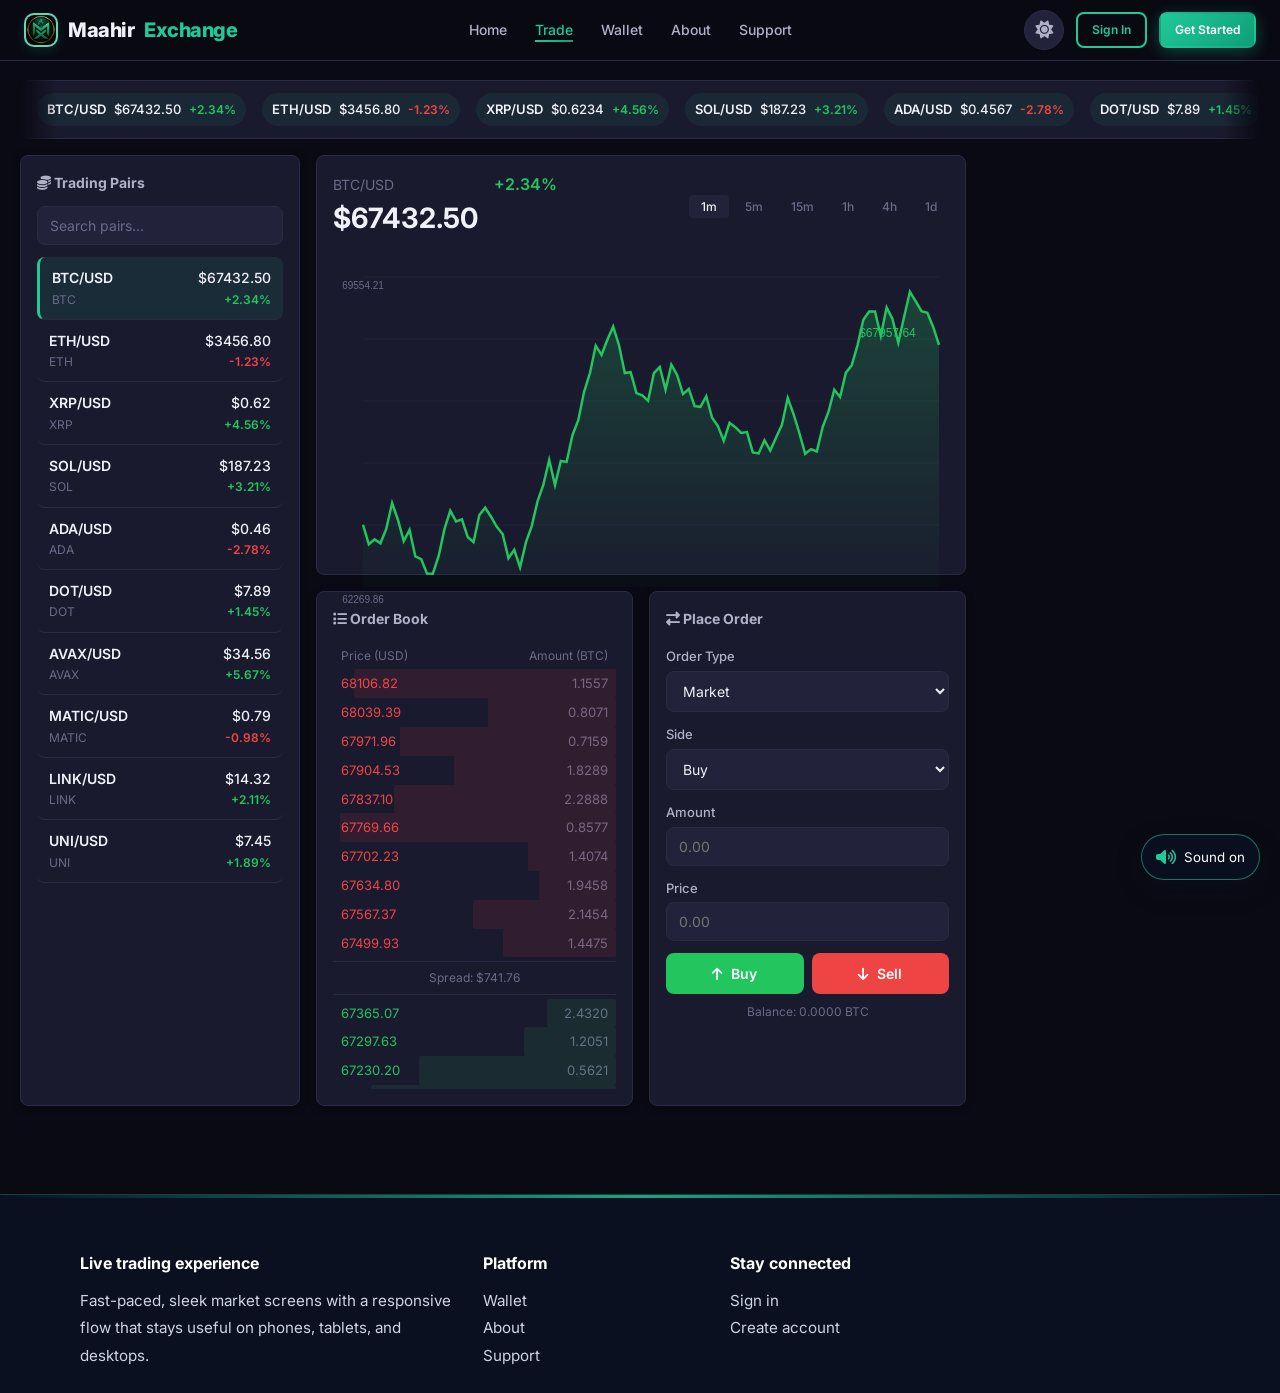
<file: trade.html>
<!DOCTYPE html>
<html lang="en" data-theme="dark">
<head>
    <meta charset="UTF-8">
    <meta name="viewport" content="width=device-width, initial-scale=1.0">
    <title>Trade - Maahir Exchange</title>
    <link rel="stylesheet" href="https://cdnjs.cloudflare.com/ajax/libs/font-awesome/6.4.0/css/all.min.css">
    <link href="https://fonts.googleapis.com/css2?family=Inter:wght@300;400;500;600;700;800;900&display=swap" rel="stylesheet">
    <link rel="stylesheet" href="styles.css">
    <link rel="shortcut icon" href="Maahir exchange.png" type="image/x-icon">
    <style>
        /* ============================================
           MAAHIR EXCHANGE - TRADE PAGE STYLES
           ============================================ */
        
        /* ---------- CSS VARIABLES / THEMES ---------- */
        :root {
            --bg-primary: #f8f9fc;
            --bg-secondary: #ffffff;
            --bg-card: #ffffff;
            --bg-input: #f1f3f7;
            --bg-nav: rgba(248, 249, 252, 0.92);
            --text-primary: #0a0a1a;
            --text-secondary: #4a4a6a;
            --text-muted: #8a8aa8;
            --border-color: #e2e5ed;
            --shadow-sm: 0 2px 8px rgba(0,0,0,0.06);
            --shadow-md: 0 8px 32px rgba(0,0,0,0.08);
            --shadow-lg: 0 16px 48px rgba(0,0,0,0.12);
            --radius-sm: 8px;
            --radius-md: 16px;
            --radius-lg: 24px;
            --transition: all 0.3s cubic-bezier(0.4, 0, 0.2, 1);
            --gradient-gold: linear-gradient(135deg, #20C997, #0F9F78);
            --gold: #20C997;
            --gold-dark: #0F9F78;
            --danger: #ef4444;
            --success: #22c55e;
            --warning: #f59e0b;
            --blue: #3b82f6;
            --green: #22c55e;
            --red: #ef4444;
        }

        [data-theme="dark"] {
            --bg-primary: #0a0a14;
            --bg-secondary: #12121f;
            --bg-card: #1a1a2e;
            --bg-input: #22223a;
            --bg-nav: rgba(10, 10, 20, 0.92);
            --text-primary: #f0f0f8;
            --text-secondary: #b0b0c8;
            --text-muted: #6a6a8a;
            --border-color: #2a2a44;
            --shadow-sm: 0 2px 8px rgba(0,0,0,0.3);
            --shadow-md: 0 8px 32px rgba(0,0,0,0.4);
            --shadow-lg: 0 16px 48px rgba(0,0,0,0.5);
        }

        /* ---------- RESET & BASE ---------- */
        * {
            margin: 0;
            padding: 0;
            box-sizing: border-box;
        }

        body {
            font-family: 'Inter', -apple-system, BlinkMacSystemFont, 'Segoe UI', Roboto, sans-serif;
            background: var(--bg-primary);
            color: var(--text-primary);
            line-height: 1.6;
            transition: var(--transition);
            overflow-x: hidden;
        }

        a {
            text-decoration: none;
            color: inherit;
        }

        button {
            cursor: pointer;
            font-family: inherit;
            border: none;
            outline: none;
        }

        input, select {
            font-family: inherit;
            outline: none;
        }

        /* ---------- SCROLLBAR ---------- */
        ::-webkit-scrollbar {
            width: 6px;
            height: 6px;
        }
        ::-webkit-scrollbar-track {
            background: var(--bg-secondary);
        }
        ::-webkit-scrollbar-thumb {
            background: var(--gold);
            border-radius: 10px;
        }

        /* ---------- UTILITY ---------- */
        .container {
            max-width: 1440px;
            margin: 0 auto;
            padding: 0 20px;
        }

        .gold-text { color: var(--gold); }
        .text-center { text-align: center; }
        .w-full { width: 100%; }
        .relative { position: relative; }
        .flex { display: flex; }
        .flex-center { align-items: center; justify-content: center; }
        .flex-between { justify-content: space-between; align-items: center; }
        .flex-col { flex-direction: column; }
        .gap-8 { gap: 8px; }
        .gap-12 { gap: 12px; }
        .gap-16 { gap: 16px; }
        .gap-24 { gap: 24px; }
        .gap-32 { gap: 32px; }

        /* ---------- BUTTONS ---------- */
        .btn {
            display: inline-flex;
            align-items: center;
            justify-content: center;
            gap: 8px;
            padding: 10px 24px;
            border-radius: var(--radius-sm);
            font-weight: 600;
            font-size: 14px;
            transition: var(--transition);
            border: 2px solid transparent;
            background: transparent;
            color: var(--text-primary);
        }

        .btn-gold {
            background: var(--gradient-gold);
            color: #fff;
            box-shadow: 0 4px 16px rgba(32, 201, 151, 0.3);
        }
        .btn-gold:hover {
            transform: translateY(-2px);
            box-shadow: 0 8px 28px rgba(32, 201, 151, 0.4);
        }

        .btn-outline-gold {
            border-color: var(--gold);
            color: var(--gold);
            background: transparent;
        }
        .btn-outline-gold:hover {
            background: rgba(32, 201, 151, 0.08);
        }

        .btn-buy {
            background: var(--green);
            color: #fff;
        }
        .btn-buy:hover {
            background: #16a34a;
        }

        .btn-sell {
            background: var(--red);
            color: #fff;
        }
        .btn-sell:hover {
            background: #dc2626;
        }

        .btn-sm {
            padding: 6px 14px;
            font-size: 12px;
        }

        /* ---------- CARDS ---------- */
        .card {
            background: var(--bg-card);
            border-radius: var(--radius-sm);
            padding: 16px;
            border: 1px solid var(--border-color);
            box-shadow: var(--shadow-sm);
            transition: var(--transition);
        }
        .card:hover {
            box-shadow: var(--shadow-md);
        }

        /* ---------- THEME TOGGLE ---------- */
        .theme-toggle {
            background: var(--bg-input);
            border: 1px solid var(--border-color);
            border-radius: 50%;
            width: 40px;
            height: 40px;
            display: flex;
            align-items: center;
            justify-content: center;
            color: var(--text-secondary);
            transition: var(--transition);
            font-size: 18px;
        }
        .theme-toggle:hover {
            border-color: var(--gold);
            color: var(--gold);
        }

        /* ============================================
           NAVBAR
           ============================================ */
        .navbar {
            position: fixed;
            top: 0;
            left: 0;
            right: 0;
            z-index: 1000;
            background: var(--bg-nav);
            border-bottom: 1px solid var(--border-color);
            padding: 10px 0;
            transition: var(--transition);
            backdrop-filter: blur(12px);
            -webkit-backdrop-filter: blur(12px);
        }

        .navbar .container {
            max-width: 1280px;
            width: 100%;
            margin: 0 auto;
            padding: 0 24px;
            display: flex;
            align-items: center;
            justify-content: space-between;
            gap: 20px;
        }

        .logo {
            display: flex;
            align-items: center;
            gap: 10px;
            font-size: 20px;
            font-weight: 800;
            letter-spacing: -0.5px;
        }
        .logo-icon {
            width: 34px;
            height: 34px;
            object-fit: cover;
            border-radius: 10px;
            display: inline-block;
            background: #ffffff;
            border: 2px solid rgba(32, 201, 151, 0.7);
            padding: 0;
            box-sizing: border-box;
            box-shadow: 0 4px 12px rgba(32, 201, 151, 0.14);
        }
        .logo span {
            color: var(--gold);
        }

        .nav-links {
            display: flex;
            align-items: center;
            gap: 28px;
            list-style: none;
        }
        .nav-links a {
            font-weight: 500;
            font-size: 14px;
            color: var(--text-secondary);
            transition: var(--transition);
            position: relative;
        }
        .nav-links a::after {
            content: '';
            position: absolute;
            bottom: -4px;
            left: 0;
            width: 0;
            height: 2px;
            background: var(--gradient-gold);
            transition: var(--transition);
        }
        .nav-links a:hover,
        .nav-links a.active {
            color: var(--gold);
        }
        .nav-links a:hover::after,
        .nav-links a.active::after {
            width: 100%;
        }

        .nav-actions {
            display: flex;
            align-items: center;
            gap: 12px;
        }

        .mobile-toggle {
            display: none;
            background: transparent;
            border: none;
            color: var(--text-primary);
            font-size: 24px;
            padding: 4px;
        }

        /* ============================================
           TRADING LAYOUT
           ============================================ */
        .trade-page {
            padding-top: 80px;
            padding-bottom: 40px;
            min-height: 100vh;
        }

        .trade-grid {
            display: grid;
            grid-template-columns: 280px 1fr 280px;
            gap: 16px;
            margin-top: 16px;
        }

        /* ---------- LEFT PANEL: Trading Pairs ---------- */
        .pair-list {
            max-height: 70vh;
            overflow-y: auto;
        }
        .pair-list .pair-item {
            display: flex;
            justify-content: space-between;
            align-items: center;
            padding: 10px 12px;
            border-radius: var(--radius-sm);
            cursor: pointer;
            transition: var(--transition);
            border-bottom: 1px solid var(--border-color);
        }
        .pair-list .pair-item:hover {
            background: var(--bg-input);
        }
        .pair-list .pair-item.active {
            background: rgba(32, 201, 151, 0.1);
            border-left: 3px solid var(--gold);
        }
        .pair-list .pair-item .pair-name {
            font-weight: 600;
            font-size: 14px;
        }
        .pair-list .pair-item .pair-price {
            font-weight: 500;
            font-size: 14px;
        }
        .pair-list .pair-item .pair-change {
            font-size: 12px;
            font-weight: 600;
        }
        .pair-list .pair-item .pair-change.positive {
            color: var(--green);
        }
        .pair-list .pair-item .pair-change.negative {
            color: var(--red);
        }

        .pair-search {
            padding: 10px 12px;
            border-radius: var(--radius-sm);
            border: 1px solid var(--border-color);
            background: var(--bg-input);
            color: var(--text-primary);
            width: 100%;
            font-size: 14px;
            margin-bottom: 12px;
        }
        .pair-search::placeholder {
            color: var(--text-muted);
        }

        /* ---------- CENTER: Chart ---------- */
        .chart-container {
            height: 420px;
            position: relative;
            background: var(--bg-card);
            border-radius: var(--radius-sm);
            border: 1px solid var(--border-color);
            padding: 16px;
        }

        .chart-header {
            display: flex;
            justify-content: space-between;
            align-items: center;
            margin-bottom: 16px;
        }
        .chart-header .price-info {
            display: flex;
            align-items: baseline;
            gap: 16px;
        }
        .chart-header .price-info .current-price {
            font-size: 28px;
            font-weight: 700;
        }
        .chart-header .price-info .change {
            font-size: 16px;
            font-weight: 600;
        }
        .chart-header .price-info .change.positive {
            color: var(--green);
        }
        .chart-header .price-info .change.negative {
            color: var(--red);
        }

        .chart-tabs {
            display: flex;
            gap: 4px;
        }
        .chart-tabs button {
            padding: 4px 12px;
            border-radius: 4px;
            background: transparent;
            color: var(--text-muted);
            font-size: 12px;
            font-weight: 500;
            transition: var(--transition);
        }
        .chart-tabs button:hover,
        .chart-tabs button.active {
            background: var(--bg-input);
            color: var(--text-primary);
        }

        /* Canvas Chart */
        #tradingChart {
            width: 100%;
            height: calc(100% - 60px);
            background: transparent;
        }

        /* ---------- RIGHT PANEL: Order Book & Trade ---------- */
        .order-book {
            max-height: 420px;
            overflow-y: auto;
        }

        .order-book .order-row {
            display: flex;
            justify-content: space-between;
            padding: 4px 8px;
            font-size: 13px;
            border-radius: 2px;
        }
        .order-book .order-row.bid {
            color: var(--green);
        }
        .order-book .order-row.ask {
            color: var(--red);
        }
        .order-book .order-row .volume {
            color: var(--text-muted);
        }

        .order-book .order-row .depth-bar {
            position: absolute;
            right: 0;
            top: 0;
            height: 100%;
            opacity: 0.1;
            border-radius: 2px;
        }
        .order-book .order-row.bid .depth-bar {
            background: var(--green);
        }
        .order-book .order-row.ask .depth-bar {
            background: var(--red);
        }

        /* Trade Form */
        .trade-form {
            margin-top: 16px;
        }
        .trade-form .form-row {
            margin-bottom: 12px;
        }
        .trade-form label {
            display: block;
            font-size: 13px;
            font-weight: 500;
            color: var(--text-secondary);
            margin-bottom: 4px;
        }
        .trade-form input,
        .trade-form select {
            width: 100%;
            padding: 10px 12px;
            border-radius: var(--radius-sm);
            border: 1px solid var(--border-color);
            background: var(--bg-input);
            color: var(--text-primary);
            font-size: 14px;
            transition: var(--transition);
        }
        .trade-form input:focus,
        .trade-form select:focus {
            border-color: var(--gold);
        }

        .trade-form .trade-buttons {
            display: grid;
            grid-template-columns: 1fr 1fr;
            gap: 8px;
            margin-top: 12px;
        }

        /* Market Data Ticker */
        .ticker {
            padding: 12px 16px;
            background: var(--bg-card);
            border-radius: var(--radius-sm);
            border: 1px solid var(--border-color);
            margin-bottom: 16px;
            overflow: hidden;
            position: relative;
        }
        .ticker-track {
            display: flex;
            gap: 16px;
            width: max-content;
            animation: ticker-scroll 24s linear infinite;
        }
        .ticker .ticker-item {
            display: inline-flex;
            align-items: center;
            gap: 8px;
            white-space: nowrap;
            padding: 6px 10px;
            border-radius: 999px;
            background: rgba(32, 201, 151, 0.08);
        }
        .ticker .ticker-item .symbol {
            font-weight: 600;
            font-size: 13px;
        }
        .ticker .ticker-item .price {
            font-weight: 500;
            font-size: 13px;
        }
        .ticker .ticker-item .change {
            font-size: 12px;
            font-weight: 600;
        }
        .ticker .ticker-item .change.positive {
            color: var(--green);
        }
        .ticker .ticker-item .change.negative {
            color: var(--red);
        }

        .order-panels {
            display: grid;
            grid-template-columns: 1fr 1fr;
            gap: 16px;
            margin-top: 16px;
        }

        /* ============================================
           RESPONSIVE
           ============================================ */
        @media (max-width: 1200px) {
            .trade-grid {
                grid-template-columns: 240px 1fr 240px;
                gap: 12px;
            }
        }

        @media (max-width: 992px) {
            .navbar .container {
                padding: 0 14px;
            }
            .nav-links {
                display: none;
                position: absolute;
                top: 100%;
                left: 0;
                right: 0;
                background: var(--bg-primary);
                flex-direction: column;
                padding: 24px;
                gap: 16px;
                border-bottom: 1px solid var(--border-color);
                box-shadow: var(--shadow-lg);
            }
            .nav-links.open {
                display: flex;
            }
            .mobile-toggle {
                display: inline-flex;
                align-items: center;
                justify-content: center;
                width: 32px;
                height: 32px;
                padding: 0;
                border-radius: 50%;
                border: 1px solid var(--border-color);
                background: rgba(32, 201, 151, 0.04);
                color: var(--text-primary);
                font-size: 14px;
            }

            .trade-grid {
                grid-template-columns: 1fr;
                gap: 16px;
            }
            .pair-list {
                max-height: 300px;
            }
            .chart-container {
                height: 320px;
            }
        }

        @media (max-width: 768px) {
            .chart-container {
                height: 280px;
            }
            .chart-header {
                gap: 8px;
                margin-bottom: 10px;
            }
            .chart-header .price-info {
                min-width: 0;
                gap: 8px;
            }
            .chart-header .price-info .current-price {
                font-size: 20px;
            }
            .chart-tabs {
                flex-shrink: 0;
                gap: 2px;
            }
            .chart-tabs button {
                padding: 4px 7px;
                font-size: 11px;
            }
            .ticker {
                gap: 12px;
            }
            .trade-form .trade-buttons {
                grid-template-columns: 1fr;
            }
            .order-panels {
                grid-template-columns: 1fr;
            }
        }

        @media (max-width: 480px) {
            .container {
                padding: 0 12px;
            }
            .chart-header {
                flex-direction: row;
                align-items: center;
            }
            .chart-header .price-info .change {
                display: none;
            }
            .chart-tabs {
                overflow-x: auto;
                max-width: 52%;
                scrollbar-width: none;
            }
            .chart-tabs::-webkit-scrollbar {
                display: none;
            }
        }

        /* ============================================
           ANIMATIONS
           ============================================ */
        @keyframes ticker-scroll {
            from { transform: translateX(0); }
            to { transform: translateX(-50%); }
        }

        @keyframes fadeInUp {
            from { opacity: 0; transform: translateY(20px); }
            to { opacity: 1; transform: translateY(0); }
        }

        .animate-fade-up {
            animation: fadeInUp 0.5s ease forwards;
        }
        .delay-1 { animation-delay: 0.1s; }
        .delay-2 { animation-delay: 0.2s; }
        .delay-3 { animation-delay: 0.3s; }
    </style>
</head>
<body>

    <!-- ============================================
    NAVBAR
    ============================================ -->
    <nav class="navbar">
        <div class="container">
            <a href="index.html" class="logo">
                <img class="logo-icon" src="Maahir exchange.png" alt="Maahir Exchange Logo">
                Maahir<span>Exchange</span>
            </a>

            <ul class="nav-links" id="navLinks">
                <li><a href="index.html">Home</a></li>
                <li><a href="trade.html" class="active">Trade</a></li>
                <li><a href="wallet.html">Wallet</a></li>
                <li><a href="about.html">About</a></li>
                <li><a href="support.html">Support</a></li>
                
            </ul>

            <div class="nav-actions">
                <button class="theme-toggle" id="themeToggle" aria-label="Toggle theme">
                    <i class="fas fa-moon"></i>
                </button>
                <a href="login.html" class="btn btn-outline-gold btn-sm">Sign In</a>
                <a href="register.html" class="btn btn-gold btn-sm">Get Started</a>
                <button class="mobile-toggle" id="mobileToggle" aria-label="Toggle menu">
                    <i class="fas fa-bars"></i>
                </button>
            </div>
        </div>
    </nav>

    <!-- ============================================
    TRADE PAGE
    ============================================ -->
    <section class="trade-page">
        <div class="container">

            <!-- Ticker -->
            <div class="ticker animate-fade-up" id="ticker">
                <div class="ticker-track"></div>
            </div>

            <!-- Trading Grid -->
            <div class="trade-grid">
                <!-- LEFT: Trading Pairs -->
                <div class="card animate-fade-up delay-1">
                    <h4 style="margin-bottom: 12px; font-size: 14px; color: var(--text-secondary);">
                        <i class="fas fa-coins"></i> Trading Pairs
                    </h4>
                    <input type="text" class="pair-search" placeholder="Search pairs..." id="pairSearch">
                    <div class="pair-list" id="pairList">
                        <!-- Will be populated by JS -->
                    </div>
                </div>

                <!-- CENTER: Chart -->
                <div class="animate-fade-up delay-2">
                    <div class="chart-container">
                        <div class="chart-header">
                            <div class="price-info">
                                <div>
                                    <div style="font-size: 14px; color: var(--text-muted);" id="pairSymbol">BTC/USD</div>
                                    <div class="current-price" id="currentPrice">$67,432.50</div>
                                </div>
                                <div class="change positive" id="priceChange">+2.34%</div>
                            </div>
                            <div class="chart-tabs">
                                <button class="active" data-interval="1m">1m</button>
                                <button data-interval="5m">5m</button>
                                <button data-interval="15m">15m</button>
                                <button data-interval="1h">1h</button>
                                <button data-interval="4h">4h</button>
                                <button data-interval="1d">1d</button>
                            </div>
                        </div>
                        <canvas id="tradingChart"></canvas>
                    </div>

                    <!-- Order Book & Trade Form -->
                    <div class="order-panels">
                        <!-- Order Book -->
                        <div class="card">
                            <h4 style="font-size: 14px; color: var(--text-secondary); margin-bottom: 12px;">
                                <i class="fas fa-list"></i> Order Book
                            </h4>
                            <div style="display: flex; justify-content: space-between; font-size: 12px; color: var(--text-muted); padding: 4px 8px;">
                                <span>Price (USD)</span>
                                <span>Amount (BTC)</span>
                            </div>
                            <div class="order-book" id="orderBook">
                                <!-- Will be populated by JS -->
                            </div>
                        </div>

                        <!-- Trade Form -->
                        <div class="card">
                            <h4 style="font-size: 14px; color: var(--text-secondary); margin-bottom: 12px;">
                                <i class="fas fa-exchange-alt"></i> Place Order
                            </h4>
                            <div class="trade-form">
                                <div class="form-row">
                                    <label>Order Type</label>
                                    <select id="orderType">
                                        <option value="market">Market</option>
                                        <option value="limit">Limit</option>
                                    </select>
                                </div>
                                <div class="form-row">
                                    <label>Side</label>
                                    <select id="orderSide">
                                        <option value="buy">Buy</option>
                                        <option value="sell">Sell</option>
                                    </select>
                                </div>
                                <div class="form-row">
                                    <label>Amount</label>
                                    <input type="number" id="orderAmount" placeholder="0.00" step="0.0001">
                                </div>
                                <div class="form-row" id="priceRow">
                                    <label>Price</label>
                                    <input type="number" id="orderPrice" placeholder="0.00" step="0.01">
                                </div>
                                <div class="trade-buttons">
                                    <button class="btn btn-buy" id="buyBtn">
                                        <i class="fas fa-arrow-up"></i> Buy
                                    </button>
                                    <button class="btn btn-sell" id="sellBtn">
                                        <i class="fas fa-arrow-down"></i> Sell
                                    </button>
                                </div>
                                <div style="margin-top: 8px; font-size: 12px; color: var(--text-muted); text-align: center;">
                                    Balance: <span id="balanceDisplay">0.0000 BTC</span>
                                </div>
                            </div>
                        </div>
                    </div>
                </div>
            </div>
        </div>
    </section>

    <!-- ============================================
    JAVASCRIPT
    ============================================ -->
    <footer class="site-footer">
        <div class="footer-grid">
            <div>
                <h4>Live trading experience</h4>
                <p>Fast-paced, sleek market screens with a responsive flow that stays useful on phones, tablets, and desktops.</p>
            </div>
            <div>
                <h4>Platform</h4>
                <p><a href="wallet.html">Wallet</a><br><a href="about.html">About</a><br><a href="support.html">Support</a></p>
            </div>
            <div>
                <h4>Stay connected</h4>
                <p><a href="login.html">Sign in</a><br><a href="register.html">Create account</a></p>
            </div>
        </div>
    </footer>

    <script>
        document.addEventListener('DOMContentLoaded', function() {
            
            // ---------- THEME TOGGLE ----------
            const themeToggle = document.getElementById('themeToggle');
            const html = document.documentElement;
            
            const savedTheme = localStorage.getItem('maahir-theme');
            if (savedTheme) {
                html.setAttribute('data-theme', savedTheme);
            } else if (window.matchMedia('(prefers-color-scheme: dark)').matches) {
                html.setAttribute('data-theme', 'dark');
            }
            
            if (themeToggle) {
                themeToggle.addEventListener('click', function() {
                    const currentTheme = html.getAttribute('data-theme');
                    const newTheme = currentTheme === 'dark' ? 'light' : 'dark';
                    html.setAttribute('data-theme', newTheme);
                    localStorage.setItem('maahir-theme', newTheme);
                    updateThemeIcon(newTheme);
                });
            }
            
            function updateThemeIcon(theme) {
                if (themeToggle) {
                    const icon = themeToggle.querySelector('i');
                    if (icon) {
                        icon.className = theme === 'dark' ? 'fas fa-sun' : 'fas fa-moon';
                    }
                }
            }
            
            const initialTheme = html.getAttribute('data-theme') || 'light';
            updateThemeIcon(initialTheme);
            
            // ---------- MOBILE NAV ----------
            const mobileToggle = document.getElementById('mobileToggle');
            const navLinks = document.getElementById('navLinks');
            
            if (mobileToggle && navLinks) {
                mobileToggle.addEventListener('click', function() {
                    navLinks.classList.toggle('open');
                    const icon = this.querySelector('i');
                    if (icon) {
                        icon.className = navLinks.classList.contains('open') ? 'fas fa-times' : 'fas fa-bars';
                    }
                });
                
                navLinks.querySelectorAll('a').forEach(link => {
                    link.addEventListener('click', () => {
                        navLinks.classList.remove('open');
                        const icon = mobileToggle.querySelector('i');
                        if (icon) icon.className = 'fas fa-bars';
                    });
                });
            }

            // ============================================
            // TRADING DATA
            // ============================================
            
            // Sample trading pairs
            const tradingPairs = [
                { symbol: 'BTC/USD', base: 'BTC', quote: 'USD', price: 67432.50, change: 2.34 },
                { symbol: 'ETH/USD', base: 'ETH', quote: 'USD', price: 3456.80, change: -1.23 },
                { symbol: 'XRP/USD', base: 'XRP', quote: 'USD', price: 0.6234, change: 4.56 },
                { symbol: 'SOL/USD', base: 'SOL', quote: 'USD', price: 187.23, change: 3.21 },
                { symbol: 'ADA/USD', base: 'ADA', quote: 'USD', price: 0.4567, change: -2.78 },
                { symbol: 'DOT/USD', base: 'DOT', quote: 'USD', price: 7.89, change: 1.45 },
                { symbol: 'AVAX/USD', base: 'AVAX', quote: 'USD', price: 34.56, change: 5.67 },
                { symbol: 'MATIC/USD', base: 'MATIC', quote: 'USD', price: 0.789, change: -0.98 },
                { symbol: 'LINK/USD', base: 'LINK', quote: 'USD', price: 14.32, change: 2.11 },
                { symbol: 'UNI/USD', base: 'UNI', quote: 'USD', price: 7.45, change: 1.89 },
                { symbol: 'BNB/USD', base: 'BNB', quote: 'USD', price: 602.11, change: 1.76 },
                { symbol: 'DOGE/USD', base: 'DOGE', quote: 'USD', price: 0.1894, change: -0.54 },
                { symbol: 'TON/USD', base: 'TON', quote: 'USD', price: 5.36, change: 3.45 },
                { symbol: 'TRX/USD', base: 'TRX', quote: 'USD', price: 0.0923, change: 2.11 },
                { symbol: 'SHIB/USD', base: 'SHIB', quote: 'USD', price: 0.000021, change: 4.12 },
                { symbol: 'SUI/USD', base: 'SUI', quote: 'USD', price: 1.29, change: 2.98 },
                { symbol: 'LTC/USD', base: 'LTC', quote: 'USD', price: 180.45, change: -1.12 },
                { symbol: 'ATOM/USD', base: 'ATOM', quote: 'USD', price: 25.97, change: 4.005 },
                { symbol: 'ALGO/USD', base: 'ALGO', quote: 'USD', price: 1.23, change: -0.89 },
                { symbol: 'VET/USD', base: 'VET', quote: 'USD', price: 0.0756, change: 2.34 }
            ];

            let selectedPair = tradingPairs[0];
            let chartData = [];
            let chartInstance = null;

            // ---------- Generate random chart data ----------
            function generateChartData(pair, points = 100) {
                const data = [];
                let price = pair.price * 0.95;
                const volatility = pair.price * 0.02;
                
                for (let i = 0; i < points; i++) {
                    price += (Math.random() - 0.5) * volatility;
                    price = Math.max(price, pair.price * 0.85);
                    price = Math.min(price, pair.price * 1.15);
                    data.push({
                        time: i,
                        price: price,
                        volume: Math.random() * 100 + 50
                    });
                }
                return data;
            }

            // ---------- Draw Chart ----------
            function drawChart(data, pair) {
                const canvas = document.getElementById('tradingChart');
                if (!canvas) return;
                
                const ctx = canvas.getContext('2d');
                const rect = canvas.parentElement.getBoundingClientRect();
                const dpr = window.devicePixelRatio || 1;
                
                canvas.width = (rect.width - 32) * dpr;
                canvas.height = (rect.height - 70) * dpr;
                canvas.style.width = (rect.width - 32) + 'px';
                canvas.style.height = (rect.height - 70) + 'px';
                
                ctx.setTransform(dpr, 0, 0, dpr, 0, 0);
                
                const width = canvas.width / dpr;
                const height = canvas.height / dpr;
                
                const prices = data.map(d => d.price);
                const minPrice = Math.min(...prices) * 0.995;
                const maxPrice = Math.max(...prices) * 1.005;
                const range = maxPrice - minPrice;
                
                const padding = { top: 20, bottom: 20, left: 30, right: 10 };
                const chartWidth = width - padding.left - padding.right;
                const chartHeight = height - padding.top - padding.bottom;
                
                ctx.clearRect(0, 0, width, height);
                
                // Background grid
                ctx.strokeStyle = getComputedStyle(document.documentElement).getPropertyValue('--border-color').trim() || '#2a2a44';
                ctx.lineWidth = 0.5;
                for (let i = 0; i < 5; i++) {
                    const y = padding.top + (chartHeight / 5) * i;
                    ctx.beginPath();
                    ctx.moveTo(padding.left, y);
                    ctx.lineTo(width - padding.right, y);
                    ctx.stroke();
                }
                
                // Draw price line
                const gradient = ctx.createLinearGradient(0, padding.top, 0, height - padding.bottom);
                const isPositive = data[data.length - 1].price > data[0].price;
                const color = isPositive ? '#22c55e' : '#ef4444';
                
                ctx.strokeStyle = color;
                ctx.lineWidth = 2.5;
                ctx.beginPath();
                
                data.forEach((d, i) => {
                    const x = padding.left + (i / (data.length - 1)) * chartWidth;
                    const y = padding.top + chartHeight - ((d.price - minPrice) / range) * chartHeight;
                    if (i === 0) ctx.moveTo(x, y);
                    else ctx.lineTo(x, y);
                });
                ctx.stroke();
                
                // Fill area under curve
                const lastX = padding.left + chartWidth;
                const lastY = padding.top + chartHeight - ((data[data.length - 1].price - minPrice) / range) * chartHeight;
                ctx.lineTo(lastX, padding.top + chartHeight);
                ctx.lineTo(padding.left, padding.top + chartHeight);
                ctx.closePath();
                
                const fillGradient = ctx.createLinearGradient(0, padding.top, 0, padding.top + chartHeight);
                fillGradient.addColorStop(0, color + '40');
                fillGradient.addColorStop(1, color + '05');
                ctx.fillStyle = fillGradient;
                ctx.fill();
                
                // Current price label
                const currentPrice = data[data.length - 1].price;
                const labelY = padding.top + chartHeight - ((currentPrice - minPrice) / range) * chartHeight;
                ctx.fillStyle = color;
                ctx.font = '12px Inter, sans-serif';
                ctx.textAlign = 'left';
                ctx.fillText('$' + currentPrice.toFixed(2), width - padding.right - 80, labelY - 8);
                
                // Price on hover (simplified)
                ctx.fillStyle = getComputedStyle(document.documentElement).getPropertyValue('--text-muted').trim() || '#6a6a8a';
                ctx.font = '10px Inter, sans-serif';
                ctx.textAlign = 'center';
                ctx.fillText(minPrice.toFixed(2), padding.left, height - 4);
                ctx.fillText(maxPrice.toFixed(2), padding.left, padding.top + 12);
            }

            // ---------- Populate Trading Pairs ----------
            function populatePairs() {
                const pairList = document.getElementById('pairList');
                if (!pairList) return;
                
                pairList.innerHTML = '';
                tradingPairs.forEach(pair => {
                    const div = document.createElement('div');
                    div.className = `pair-item ${pair.symbol === selectedPair.symbol ? 'active' : ''}`;
                    div.innerHTML = `
                        <div>
                            <div class="pair-name">${pair.symbol}</div>
                            <div style="font-size: 12px; color: var(--text-muted);">${pair.base}</div>
                        </div>
                        <div style="text-align: right;">
                            <div class="pair-price">$${pair.price.toFixed(2)}</div>
                            <div class="pair-change ${pair.change >= 0 ? 'positive' : 'negative'}">
                                ${pair.change >= 0 ? '+' : ''}${pair.change.toFixed(2)}%
                            </div>
                        </div>
                    `;
                    div.addEventListener('click', () => {
                        selectedPair = pair;
                        updateChart();
                        populatePairs();
                        updateOrderBook();
                        updateTicker();
                    });
                    pairList.appendChild(div);
                });
            }

            // ---------- Populate Order Book ----------
            function updateOrderBook() {
                const orderBook = document.getElementById('orderBook');
                if (!orderBook) return;
                
                const basePrice = selectedPair.price;
                const bids = [];
                const asks = [];
                
                for (let i = 0; i < 10; i++) {
                    const bidPrice = basePrice * (1 - (i + 1) * 0.001);
                    const askPrice = basePrice * (1 + (i + 1) * 0.001);
                    bids.push({ price: bidPrice, amount: (Math.random() * 2 + 0.5).toFixed(4) });
                    asks.push({ price: askPrice, amount: (Math.random() * 2 + 0.5).toFixed(4) });
                }
                
                orderBook.innerHTML = '';
                
                // Asks (sell orders) - shown first (highest to lowest)
                asks.reverse().forEach(order => {
                    const div = document.createElement('div');
                    div.className = 'order-row ask relative';
                    const depth = Math.random() * 80 + 20;
                    div.innerHTML = `
                        <span>${order.price.toFixed(2)}</span>
                        <span class="volume">${order.amount}</span>
                        <div class="depth-bar" style="width: ${depth}%;"></div>
                    `;
                    orderBook.appendChild(div);
                });
                
                // Spread
                const spread = document.createElement('div');
                spread.style.cssText = 'text-align: center; padding: 6px 0; font-size: 12px; color: var(--text-muted); border-top: 1px solid var(--border-color); border-bottom: 1px solid var(--border-color); margin: 4px 0;';
                spread.textContent = `Spread: $${(asks[0].price - bids[0].price).toFixed(2)}`;
                orderBook.appendChild(spread);
                
                // Bids (buy orders)
                bids.forEach(order => {
                    const div = document.createElement('div');
                    div.className = 'order-row bid relative';
                    const depth = Math.random() * 80 + 20;
                    div.innerHTML = `
                        <span>${order.price.toFixed(2)}</span>
                        <span class="volume">${order.amount}</span>
                        <div class="depth-bar" style="width: ${depth}%;"></div>
                    `;
                    orderBook.appendChild(div);
                });
            }

            // ---------- Update Ticker ----------
            function updateTicker() {
                const ticker = document.getElementById('ticker');
                if (!ticker) return;
                
                const items = [...tradingPairs, ...tradingPairs].map(pair => `
                    <div class="ticker-item">
                        <span class="symbol">${pair.symbol}</span>
                        <span class="price">$${pair.price.toFixed(pair.price < 1 ? 4 : 2)}</span>
                        <span class="change ${pair.change >= 0 ? 'positive' : 'negative'}">
                            ${pair.change >= 0 ? '+' : ''}${pair.change.toFixed(2)}%
                        </span>
                    </div>
                `).join('');
                ticker.querySelector('.ticker-track').innerHTML = items;
            }

            // ---------- Update Chart ----------
            function updateChart() {
                const pairSymbol = document.getElementById('pairSymbol');
                const currentPrice = document.getElementById('currentPrice');
                const priceChange = document.getElementById('priceChange');
                
                if (pairSymbol) pairSymbol.textContent = selectedPair.symbol;
                if (currentPrice) currentPrice.textContent = '$' + selectedPair.price.toFixed(2);
                if (priceChange) {
                    priceChange.textContent = (selectedPair.change >= 0 ? '+' : '') + selectedPair.change.toFixed(2) + '%';
                    priceChange.className = `change ${selectedPair.change >= 0 ? 'positive' : 'negative'}`;
                }
                
                chartData = generateChartData(selectedPair);
                drawChart(chartData, selectedPair);
            }

            // ---------- Search Pairs ----------
            const pairSearch = document.getElementById('pairSearch');
            if (pairSearch) {
                pairSearch.addEventListener('input', function() {
                    const query = this.value.toLowerCase();
                    const items = document.querySelectorAll('.pair-item');
                    items.forEach(item => {
                        const text = item.textContent.toLowerCase();
                        item.style.display = text.includes(query) ? 'flex' : 'none';
                    });
                });
            }

            // ---------- Chart Tabs ----------
            document.querySelectorAll('.chart-tabs button').forEach(btn => {
                btn.addEventListener('click', function() {
                    document.querySelectorAll('.chart-tabs button').forEach(b => b.classList.remove('active'));
                    this.classList.add('active');
                    // Regenerate chart with different interval (simulated)
                    const interval = this.dataset.interval;
                    const points = interval === '1m' ? 60 : interval === '5m' ? 50 : interval === '15m' ? 40 : 
                                   interval === '1h' ? 30 : interval === '4h' ? 20 : 15;
                    chartData = generateChartData(selectedPair, points);
                    drawChart(chartData, selectedPair);
                });
            });

            // ---------- Trade Form ----------
            const orderType = document.getElementById('orderType');
            const priceRow = document.getElementById('priceRow');
            
            if (orderType) {
                orderType.addEventListener('change', function() {
                    if (priceRow) {
                        priceRow.style.display = this.value === 'limit' ? 'block' : 'none';
                    }
                });
            }

            // Buy/Sell buttons
            document.getElementById('buyBtn')?.addEventListener('click', function() {
                const amount = document.getElementById('orderAmount').value;
                if (!amount || parseFloat(amount) <= 0) {
                    alert('Please enter a valid amount');
                    return;
                }
                alert(`✅ Buy order placed for ${amount} ${selectedPair.base}`);
            });

            document.getElementById('sellBtn')?.addEventListener('click', function() {
                const amount = document.getElementById('orderAmount').value;
                if (!amount || parseFloat(amount) <= 0) {
                    alert('Please enter a valid amount');
                    return;
                }
                alert(`✅ Sell order placed for ${amount} ${selectedPair.base}`);
            });

            // ---------- Simulate Price Updates ----------
            function simulatePriceUpdates() {
                setInterval(() => {
                    const change = (Math.random() - 0.5) * selectedPair.price * 0.0012;
                    selectedPair.price = Math.max(selectedPair.price + change, selectedPair.price * 0.95);
                    selectedPair.change = (Math.random() - 0.3) * 1.2;
                    
                    // Update UI
                    const currentPrice = document.getElementById('currentPrice');
                    const priceChange = document.getElementById('priceChange');
                    
                    if (currentPrice) currentPrice.textContent = '$' + selectedPair.price.toFixed(2);
                    if (priceChange) {
                        priceChange.textContent = (selectedPair.change >= 0 ? '+' : '') + selectedPair.change.toFixed(2) + '%';
                        priceChange.className = `change ${selectedPair.change >= 0 ? 'positive' : 'negative'}`;
                    }
                    
                    // Update chart with new data point
                    chartData.push({
                        time: chartData.length,
                        price: selectedPair.price,
                        volume: Math.random() * 100 + 50
                    });
                    if (chartData.length > 100) chartData.shift();
                    drawChart(chartData, selectedPair);
                    
                    // Update pairs list
                    populatePairs();
                    updateOrderBook();
                    updateTicker();
                }, 3000);
            }

            // ---------- Resize Handler ----------
            let resizeTimeout;
            window.addEventListener('resize', function() {
                clearTimeout(resizeTimeout);
                resizeTimeout = setTimeout(() => {
                    if (chartData.length > 0) {
                        drawChart(chartData, selectedPair);
                    }
                }, 250);
            });

            // ---------- INIT ----------
            function init() {
                populatePairs();
                updateChart();
                updateOrderBook();
                updateTicker();
                simulatePriceUpdates();
            }

            init();

            // Update balance display
            const balanceDisplay = document.getElementById('balanceDisplay');
            if (balanceDisplay) {
                const balances = {
                    'BTC': (Math.random() * 5 + 0.5).toFixed(4),
                    'ETH': (Math.random() * 20 + 2).toFixed(2),
                    'XRP': (Math.random() * 5000 + 500).toFixed(0),
                    'SOL': (Math.random() * 100 + 10).toFixed(2),
                };
                setInterval(() => {
                    const symbol = selectedPair.base;
                    const balance = balances[symbol] || (Math.random() * 10 + 1).toFixed(4);
                    balanceDisplay.textContent = `${balance} ${symbol}`;
                }, 3000);
            }
        });
    </script>

    <script src="audio.js"></script>
</body>
</html>
</file>
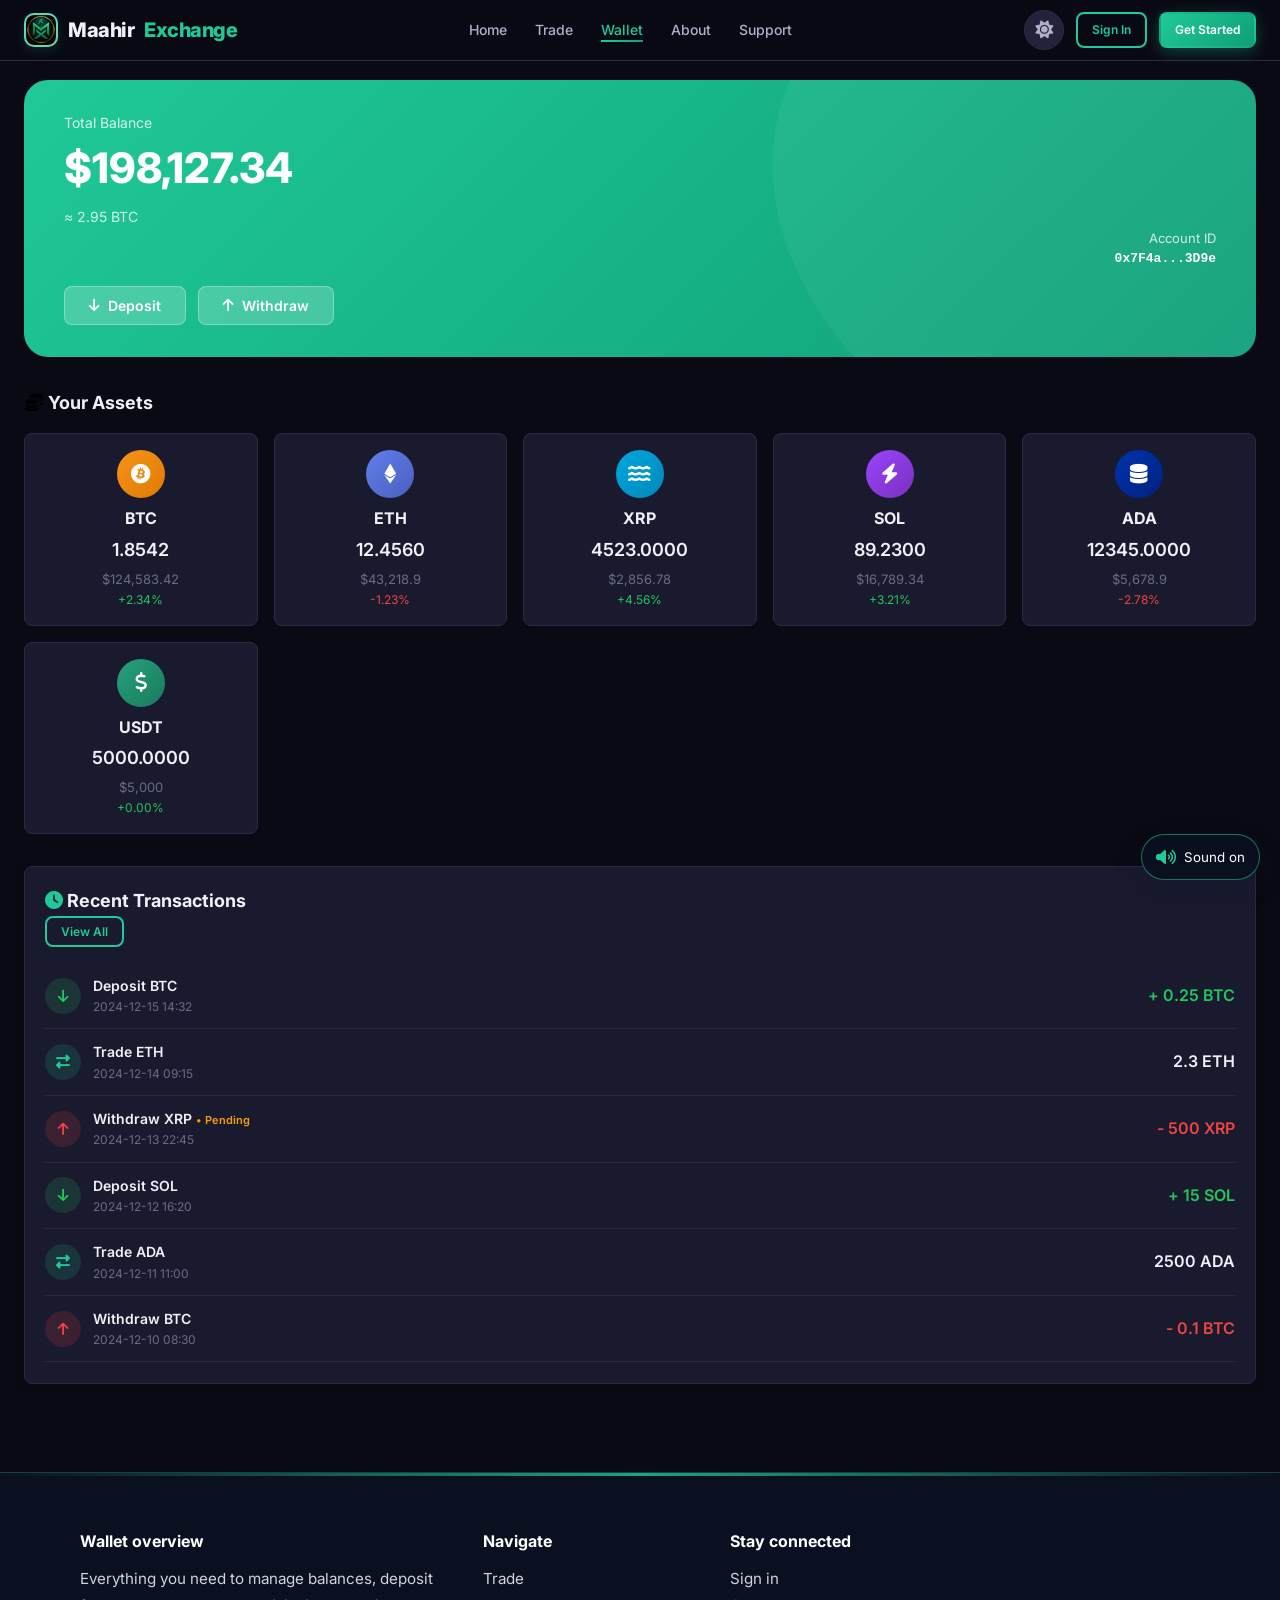
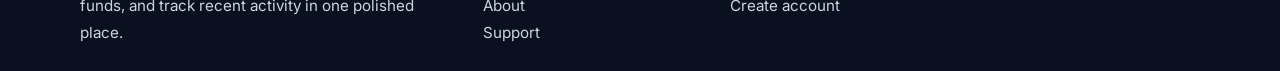
<file: wallet.html>
<!DOCTYPE html>
<html lang="en" data-theme="dark">
<head>
    <meta charset="UTF-8">
    <meta name="viewport" content="width=device-width, initial-scale=1.0">
    <title>Wallet - Maahir Exchange</title>
    <link rel="stylesheet" href="https://cdnjs.cloudflare.com/ajax/libs/font-awesome/6.4.0/css/all.min.css">
    <link href="https://fonts.googleapis.com/css2?family=Inter:wght@300;400;500;600;700;800;900&display=swap" rel="stylesheet">
    <link rel="stylesheet" href="styles.css">
    <link rel="shortcut icon" href="Maahir exchange.png" type="image/x-icon">
    <style>
        /* ============================================
           MAAHIR EXCHANGE - WALLET PAGE STYLES
           ============================================ */
        
        :root {
            --bg-primary: #f8f9fc;
            --bg-secondary: #ffffff;
            --bg-card: #ffffff;
            --bg-input: #f1f3f7;
            --bg-nav: rgba(248, 249, 252, 0.92);
            --text-primary: #0a0a1a;
            --text-secondary: #4a4a6a;
            --text-muted: #8a8aa8;
            --border-color: #e2e5ed;
            --shadow-sm: 0 2px 8px rgba(0,0,0,0.06);
            --shadow-md: 0 8px 32px rgba(0,0,0,0.08);
            --shadow-lg: 0 16px 48px rgba(0,0,0,0.12);
            --radius-sm: 8px;
            --radius-md: 16px;
            --radius-lg: 24px;
            --transition: all 0.3s cubic-bezier(0.4, 0, 0.2, 1);
            --gradient-gold: linear-gradient(135deg, #20C997, #0F9F78);
            --gold: #20C997;
            --gold-dark: #0F9F78;
            --danger: #ef4444;
            --success: #22c55e;
            --warning: #f59e0b;
            --blue: #3b82f6;
        }

        [data-theme="dark"] {
            --bg-primary: #0a0a14;
            --bg-secondary: #12121f;
            --bg-card: #1a1a2e;
            --bg-input: #22223a;
            --bg-nav: rgba(10, 10, 20, 0.92);
            --text-primary: #f0f0f8;
            --text-secondary: #b0b0c8;
            --text-muted: #6a6a8a;
            --border-color: #2a2a44;
            --shadow-sm: 0 2px 8px rgba(0,0,0,0.3);
            --shadow-md: 0 8px 32px rgba(0,0,0,0.4);
            --shadow-lg: 0 16px 48px rgba(0,0,0,0.5);
        }

        * {
            margin: 0;
            padding: 0;
            box-sizing: border-box;
        }

        body {
            font-family: 'Inter', -apple-system, BlinkMacSystemFont, 'Segoe UI', Roboto, sans-serif;
            background: var(--bg-primary);
            color: var(--text-primary);
            line-height: 1.6;
            transition: var(--transition);
            overflow-x: hidden;
        }

        a {
            text-decoration: none;
            color: inherit;
        }

        button {
            cursor: pointer;
            font-family: inherit;
            border: none;
            outline: none;
        }

        input, select {
            font-family: inherit;
            outline: none;
        }

        ::-webkit-scrollbar {
            width: 6px;
            height: 6px;
        }
        ::-webkit-scrollbar-track {
            background: var(--bg-secondary);
        }
        ::-webkit-scrollbar-thumb {
            background: var(--gold);
            border-radius: 10px;
        }

        .container {
            max-width: 1280px;
            margin: 0 auto;
            padding: 0 24px;
        }

        .gold-text { color: var(--gold); }
        .text-center { text-align: center; }
        .w-full { width: 100%; }
        .relative { position: relative; }
        .flex { display: flex; }
        .flex-center { align-items: center; justify-content: center; }
        .flex-between { justify-content: space-between; align-items: center; }
        .flex-col { flex-direction: column; }
        .gap-8 { gap: 8px; }
        .gap-12 { gap: 12px; }
        .gap-16 { gap: 16px; }
        .gap-24 { gap: 24px; }
        .gap-32 { gap: 32px; }

        .btn {
            display: inline-flex;
            align-items: center;
            justify-content: center;
            gap: 8px;
            padding: 10px 24px;
            border-radius: var(--radius-sm);
            font-weight: 600;
            font-size: 14px;
            transition: var(--transition);
            border: 2px solid transparent;
            background: transparent;
            color: var(--text-primary);
        }

        .btn-gold {
            background: var(--gradient-gold);
            color: #fff;
            box-shadow: 0 4px 16px rgba(32, 201, 151, 0.3);
        }
        .btn-gold:hover {
            transform: translateY(-2px);
            box-shadow: 0 8px 28px rgba(32, 201, 151, 0.4);
        }

        .btn-outline-gold {
            border-color: var(--gold);
            color: var(--gold);
            background: transparent;
        }
        .btn-outline-gold:hover {
            background: rgba(32, 201, 151, 0.08);
        }

        .btn-success {
            background: var(--success);
            color: #fff;
        }
        .btn-success:hover {
            background: #16a34a;
        }

        .btn-danger {
            background: var(--danger);
            color: #fff;
        }
        .btn-danger:hover {
            background: #dc2626;
        }

        .btn-sm {
            padding: 6px 14px;
            font-size: 12px;
        }

        .card {
            background: var(--bg-card);
            border-radius: var(--radius-sm);
            padding: 20px;
            border: 1px solid var(--border-color);
            box-shadow: var(--shadow-sm);
            transition: var(--transition);
        }
        .card:hover {
            box-shadow: var(--shadow-md);
        }

        .theme-toggle {
            background: var(--bg-input);
            border: 1px solid var(--border-color);
            border-radius: 50%;
            width: 40px;
            height: 40px;
            display: flex;
            align-items: center;
            justify-content: center;
            color: var(--text-secondary);
            transition: var(--transition);
            font-size: 18px;
        }
        .theme-toggle:hover {
            border-color: var(--gold);
            color: var(--gold);
        }

        /* ============================================
           NAVBAR
           ============================================ */
        .navbar {
            position: fixed;
            top: 0;
            left: 0;
            right: 0;
            z-index: 1000;
            background: var(--bg-nav);
            border-bottom: 1px solid var(--border-color);
            padding: 10px 0;
            transition: var(--transition);
            backdrop-filter: blur(12px);
            -webkit-backdrop-filter: blur(12px);
        }

        .navbar .container {
            max-width: 1280px;
            width: 100%;
            margin: 0 auto;
            padding: 0 24px;
            display: flex;
            align-items: center;
            justify-content: space-between;
            gap: 20px;
        }

        .logo {
            display: flex;
            align-items: center;
            gap: 10px;
            font-size: 20px;
            font-weight: 800;
            letter-spacing: -0.5px;
        }
        .logo-icon {
            width: 34px;
            height: 34px;
            object-fit: cover;
            border-radius: 10px;
            display: inline-block;
            background: #ffffff;
            border: 2px solid rgba(32, 201, 151, 0.7);
            padding: 0;
            box-sizing: border-box;
            box-shadow: 0 4px 12px rgba(32, 201, 151, 0.14);
        }
        .logo span {
            color: var(--gold);
        }

        .nav-links {
            display: flex;
            align-items: center;
            gap: 28px;
            list-style: none;
        }
        .nav-links a {
            font-weight: 500;
            font-size: 14px;
            color: var(--text-secondary);
            transition: var(--transition);
            position: relative;
        }
        .nav-links a::after {
            content: '';
            position: absolute;
            bottom: -4px;
            left: 0;
            width: 0;
            height: 2px;
            background: var(--gradient-gold);
            transition: var(--transition);
        }
        .nav-links a:hover,
        .nav-links a.active {
            color: var(--gold);
        }
        .nav-links a:hover::after,
        .nav-links a.active::after {
            width: 100%;
        }

        .nav-actions {
            display: flex;
            align-items: center;
            gap: 12px;
        }

        .mobile-toggle {
            display: none;
            background: transparent;
            border: none;
            color: var(--text-primary);
            font-size: 24px;
            padding: 4px;
        }

        /* ============================================
           WALLET PAGE
           ============================================ */
        .wallet-page {
            padding-top: 80px;
            padding-bottom: 40px;
            min-height: 100vh;
        }

        /* ---------- Wallet Header ---------- */
        .wallet-header {
            background: var(--gradient-gold);
            border-radius: var(--radius-lg);
            padding: 32px 40px;
            color: #fff;
            margin-bottom: 32px;
            position: relative;
            overflow: hidden;
        }
        .wallet-header::before {
            content: '';
            position: absolute;
            top: -50%;
            right: -20%;
            width: 60%;
            height: 200%;
            background: rgba(255, 255, 255, 0.05);
            border-radius: 50%;
            transform: rotate(20deg);
        }
        .wallet-header .total-balance {
            font-size: 42px;
            font-weight: 800;
        }
        .wallet-header .total-label {
            font-size: 14px;
            opacity: 0.8;
        }
        .wallet-header .wallet-actions {
            display: flex;
            gap: 12px;
            margin-top: 16px;
        }
        .wallet-header .wallet-actions .btn {
            background: rgba(255, 255, 255, 0.2);
            color: #fff;
            border: 1px solid rgba(255, 255, 255, 0.3);
        }
        .wallet-header .wallet-actions .btn:hover {
            background: rgba(255, 255, 255, 0.3);
        }

        /* ---------- Asset List ---------- */
        .asset-grid {
            display: grid;
            grid-template-columns: repeat(auto-fill, minmax(200px, 1fr));
            gap: 16px;
            margin-bottom: 32px;
        }

        .asset-card {
            background: var(--bg-card);
            border: 1px solid var(--border-color);
            border-radius: var(--radius-sm);
            padding: 16px;
            text-align: center;
            transition: var(--transition);
            cursor: pointer;
        }
        .asset-card:hover {
            border-color: var(--gold);
            transform: translateY(-4px);
            box-shadow: var(--shadow-md);
        }
        .asset-card .asset-icon {
            width: 48px;
            height: 48px;
            border-radius: 50%;
            display: flex;
            align-items: center;
            justify-content: center;
            margin: 0 auto 8px;
            font-size: 20px;
            color: #fff;
        }
        .asset-card .asset-icon.btc { background: linear-gradient(135deg, #F7931A, #E07B00); }
        .asset-card .asset-icon.eth { background: linear-gradient(135deg, #627EEA, #4A5FC1); }
        .asset-card .asset-icon.xrp { background: linear-gradient(135deg, #00A8E0, #0088B8); }
        .asset-card .asset-icon.sol { background: linear-gradient(135deg, #9945FF, #7B2FBE); }
        .asset-card .asset-icon.ada { background: linear-gradient(135deg, #0033AD, #002080); }
        .asset-card .asset-icon.dot { background: linear-gradient(135deg, #E6007A, #B3005E); }
        .asset-card .asset-icon.usdt { background: linear-gradient(135deg, #26A17B, #1A7A5E); }
        .asset-card .asset-icon.default { background: var(--gradient-gold); }

        .portfolio-icon {
            color: #000000 !important;
            display: inline-block;
            width: 1.1em;
            text-align: center;
        }

        .asset-card .asset-symbol {
            font-weight: 700;
            font-size: 16px;
        }
        .asset-card .asset-balance {
            font-weight: 600;
            font-size: 18px;
            margin: 4px 0;
        }
        .asset-card .asset-value {
            font-size: 13px;
            color: var(--text-muted);
        }

        /* ---------- Deposit/Withdraw Modal ---------- */
        .modal-overlay {
            display: none;
            position: fixed;
            top: 0;
            left: 0;
            right: 0;
            bottom: 0;
            background: rgba(0, 0, 0, 0.6);
            backdrop-filter: blur(4px);
            z-index: 2000;
            align-items: center;
            justify-content: center;
            padding: 20px;
        }
        .modal-overlay.active {
            display: flex;
        }

        .modal {
            background: var(--bg-card);
            border-radius: var(--radius-lg);
            max-width: 500px;
            width: 100%;
            padding: 32px;
            max-height: 90vh;
            overflow-y: auto;
            animation: modalSlideIn 0.3s ease;
        }
        .modal .modal-header {
            display: flex;
            justify-content: space-between;
            align-items: center;
            margin-bottom: 24px;
        }
        .modal .modal-header h3 {
            font-size: 22px;
            font-weight: 700;
        }
        .modal .modal-close {
            width: 36px;
            height: 36px;
            border-radius: 50%;
            background: var(--bg-input);
            border: 1px solid var(--border-color);
            color: var(--text-secondary);
            font-size: 18px;
            transition: var(--transition);
        }
        .modal .modal-close:hover {
            border-color: var(--gold);
            color: var(--gold);
        }

        .modal .form-group {
            margin-bottom: 16px;
        }
        .modal .form-group label {
            display: block;
            font-weight: 500;
            font-size: 14px;
            margin-bottom: 4px;
            color: var(--text-secondary);
        }
        .modal .form-group input,
        .modal .form-group select {
            width: 100%;
            padding: 12px 14px;
            border-radius: var(--radius-sm);
            border: 1px solid var(--border-color);
            background: var(--bg-input);
            color: var(--text-primary);
            font-size: 14px;
            transition: var(--transition);
        }
        .modal .form-group input:focus,
        .modal .form-group select:focus {
            border-color: var(--gold);
        }

        .modal .address-display {
            background: var(--bg-input);
            padding: 14px;
            border-radius: var(--radius-sm);
            font-family: monospace;
            font-size: 14px;
            word-break: break-all;
            border: 1px solid var(--border-color);
            margin: 8px 0;
            position: relative;
        }
        .modal .address-display .copy-btn {
            position: absolute;
            top: 8px;
            right: 8px;
            background: var(--bg-card);
            border: 1px solid var(--border-color);
            border-radius: 4px;
            padding: 4px 8px;
            font-size: 12px;
            color: var(--text-secondary);
            transition: var(--transition);
        }
        .modal .address-display .copy-btn:hover {
            border-color: var(--gold);
            color: var(--gold);
        }

        .modal .qr-code {
            width: 120px;
            height: 120px;
            margin: 12px auto;
            background: #fff;
            border-radius: var(--radius-sm);
            display: flex;
            align-items: center;
            justify-content: center;
            font-size: 40px;
            color: #000;
            border: 1px solid var(--border-color);
        }

        /* ---------- Transaction History ---------- */
        .transaction-list {
            max-height: 400px;
            overflow-y: auto;
        }
        .transaction-item {
            display: flex;
            justify-content: space-between;
            align-items: center;
            padding: 12px 0;
            border-bottom: 1px solid var(--border-color);
        }
        .transaction-item:last-child {
            border-bottom: none;
        }
        .transaction-item .tx-icon {
            width: 36px;
            height: 36px;
            border-radius: 50%;
            display: flex;
            align-items: center;
            justify-content: center;
            font-size: 14px;
        }
        .transaction-item .tx-icon.deposit {
            background: rgba(34, 197, 94, 0.15);
            color: var(--success);
        }
        .transaction-item .tx-icon.withdraw {
            background: rgba(239, 68, 68, 0.15);
            color: var(--danger);
        }
        .transaction-item .tx-icon.trade {
            background: rgba(32, 201, 151, 0.15);
            color: var(--gold);
        }
        .transaction-item .tx-details {
            flex: 1;
            margin: 0 12px;
        }
        .transaction-item .tx-details .tx-type {
            font-weight: 600;
            font-size: 14px;
        }
        .transaction-item .tx-details .tx-date {
            font-size: 12px;
            color: var(--text-muted);
        }
        .transaction-item .tx-amount {
            font-weight: 600;
            font-size: 16px;
        }
        .transaction-item .tx-amount.positive {
            color: var(--success);
        }
        .transaction-item .tx-amount.negative {
            color: var(--danger);
        }

        /* ---------- Animations ---------- */
        @keyframes modalSlideIn {
            from {
                opacity: 0;
                transform: translateY(30px) scale(0.95);
            }
            to {
                opacity: 1;
                transform: translateY(0) scale(1);
            }
        }

        @keyframes fadeInUp {
            from { opacity: 0; transform: translateY(20px); }
            to { opacity: 1; transform: translateY(0); }
        }

        .animate-fade-up {
            animation: fadeInUp 0.5s ease forwards;
        }
        .delay-1 { animation-delay: 0.1s; }
        .delay-2 { animation-delay: 0.2s; }
        .delay-3 { animation-delay: 0.3s; }

        /* ============================================
           RESPONSIVE
           ============================================ */
        @media (max-width: 992px) {
            .navbar .container {
                padding: 0 14px;
            }
            .nav-links {
                display: none;
                position: absolute;
                top: 100%;
                left: 0;
                right: 0;
                background: var(--bg-primary);
                flex-direction: column;
                padding: 24px;
                gap: 16px;
                border-bottom: 1px solid var(--border-color);
                box-shadow: var(--shadow-lg);
            }
            .nav-links.open {
                display: flex;
            }
            .mobile-toggle {
                display: inline-flex;
                align-items: center;
                justify-content: center;
                width: 34px;
                height: 34px;
                border-radius: 50%;
                border: 1px solid var(--border-color);
                background: rgba(32, 201, 151, 0.04);
                color: var(--text-primary);
                font-size: 16px;
                padding: 0;
            }

            .wallet-header .total-balance {
                font-size: 32px;
            }
        }

        @media (max-width: 768px) {
            .wallet-header {
                padding: 24px 20px;
            }
            .wallet-header .total-balance {
                font-size: 28px;
            }
            .wallet-header .wallet-actions {
                flex-wrap: wrap;
            }
            .asset-grid {
                grid-template-columns: repeat(auto-fill, minmax(140px, 1fr));
                gap: 12px;
            }
            .modal {
                padding: 20px;
            }
        }

        @media (max-width: 480px) {
            .container {
                padding: 0 12px;
            }
            .portfolio-icon {
                width: 1em;
            }
            .wallet-header .total-balance {
                font-size: 24px;
            }
            .asset-grid {
                grid-template-columns: repeat(auto-fill, minmax(120px, 1fr));
            }
        }
    </style>
</head>
<body>

    <!-- ============================================
    NAVBAR
    ============================================ -->
    <nav class="navbar">
        <div class="container">
            <a href="index.html" class="logo">
                <img class="logo-icon" src="Maahir exchange.png" alt="Maahir Exchange Logo">
                Maahir<span>Exchange</span>
            </a>

            <ul class="nav-links" id="navLinks">
                <li><a href="index.html">Home</a></li>
                <li><a href="trade.html">Trade</a></li>
                <li><a href="wallet.html" class="active">Wallet</a></li>
                <li><a href="about.html">About</a></li>
                <li><a href="support.html">Support</a></li>
                
            </ul>

            <div class="nav-actions">
                <button class="theme-toggle" id="themeToggle" aria-label="Toggle theme">
                    <i class="fas fa-moon"></i>
                </button>
                <a href="login.html" class="btn btn-outline-gold btn-sm">Sign In</a>
                <a href="register.html" class="btn btn-gold btn-sm">Get Started</a>
                <button class="mobile-toggle" id="mobileToggle" aria-label="Toggle menu">
                    <i class="fas fa-bars"></i>
                </button>
            </div>
        </div>
    </nav>

    <!-- ============================================
    WALLET PAGE
    ============================================ -->
    <section class="wallet-page">
        <div class="container">

            <!-- Wallet Header -->
            <div class="wallet-header animate-fade-up">
                <div class="flex-between" style="position: relative; z-index: 1;">
                    <div>
                        <div class="total-label">Total Balance</div>
                        <div class="total-balance" id="totalBalance">$124,583.42</div>
                        <div style="font-size: 14px; opacity: 0.8; margin-top: 4px;">
                            <span id="btcEquivalent">≈ 1.85 BTC</span>
                        </div>
                    </div>
                    <div style="text-align: right;">
                        <div style="font-size: 13px; opacity: 0.8;">Account ID</div>
                        <div style="font-weight: 600; font-family: monospace;">0x7F4a...3D9e</div>
                    </div>
                </div>
                <div class="wallet-actions" style="position: relative; z-index: 1;">
                    <button class="btn" id="depositBtn">
                        <i class="fas fa-arrow-down"></i> Deposit
                    </button>
                    <button class="btn" id="withdrawBtn">
                        <i class="fas fa-arrow-up"></i> Withdraw
                    </button>
                    <!-- <button class="btn">
                        <i class="fas fa-history"></i> History
                    </button> -->
                </div>
            </div>

            <!-- Assets Grid -->
            <h3 style="margin-bottom: 16px; font-size: 18px;">
                <i class="fas fa-coins portfolio-icon"></i> Your Assets
            </h3>
            <div class="asset-grid" id="assetGrid">
                <!-- Populated by JS -->
            </div>

            <!-- Transaction History -->
            <div class="card animate-fade-up delay-2">
                <div class="flex-between" style="margin-bottom: 16px;">
                    <h3 style="font-size: 18px;">
                        <i class="fas fa-clock gold-text"></i> Recent Transactions
                    </h3>
                    <button class="btn btn-sm btn-outline-gold">View All</button>
                </div>
                <div class="transaction-list" id="transactionList">
                    <!-- Populated by JS -->
                </div>
            </div>

        </div>
    </section>

    <!-- ============================================
    DEPOSIT MODAL
    ============================================ -->
    <div class="modal-overlay" id="depositModal">
        <div class="modal">
            <div class="modal-header">
                <h3><i class="fas fa-arrow-down gold-text"></i> Deposit</h3>
                <button class="modal-close" data-close="depositModal">
                    <i class="fas fa-times"></i>
                </button>
            </div>
            <div class="form-group">
                <label>Select Asset</label>
                <select id="depositAsset">
                    <option value="BTC">Bitcoin (BTC)</option>
                    <option value="ETH">Ethereum (ETH)</option>
                    <option value="XRP">Ripple (XRP)</option>
                    <option value="SOL">Solana (SOL)</option>
                    <option value="USDT">Tether (USDT)</option>
                </select>
            </div>
            <div class="form-group">
                <label>Network</label>
                <select id="depositNetwork">
                    <option value="BTC">Bitcoin Network</option>
                    <option value="ERC20">ERC-20</option>
                    <option value="BEP20">BEP-20</option>
                    <option value="SOL">Solana Network</option>
                </select>
            </div>
            <div class="form-group">
                <label>Your Deposit Address</label>
                <div class="address-display" id="depositAddress">
                    0x7F4a8B9C3D2E1F5A6B7C8D9E0F1A2B3C4D5E6F7G
                    <button class="copy-btn" onclick="copyAddress(this)">
                        <i class="fas fa-copy"></i> Copy
                    </button>
                </div>
                <div class="qr-code">
                    <i class="fas fa-qrcode"></i>
                </div>
                <div style="font-size: 13px; color: var(--text-muted); margin-top: 8px;">
                    <i class="fas fa-exclamation-triangle"></i> 
                    Only send <span id="depositAssetLabel">BTC</span> to this address
                </div>
            </div>
            <button class="btn btn-gold w-full" onclick="alert('✅ Deposit address copied to clipboard!')">
                <i class="fas fa-copy"></i> Copy Address
            </button>
        </div>
    </div>

    <!-- ============================================
    WITHDRAW MODAL
    ============================================ -->
    <div class="modal-overlay" id="withdrawModal">
        <div class="modal">
            <div class="modal-header">
                <h3><i class="fas fa-arrow-up gold-text"></i> Withdraw</h3>
                <button class="modal-close" data-close="withdrawModal">
                    <i class="fas fa-times"></i>
                </button>
            </div>
            <div class="form-group">
                <label>Select Asset</label>
                <select id="withdrawAsset">
                    <option value="BTC">Bitcoin (BTC)</option>
                    <option value="ETH">Ethereum (ETH)</option>
                    <option value="XRP">Ripple (XRP)</option>
                    <option value="SOL">Solana (SOL)</option>
                    <option value="USDT">Tether (USDT)</option>
                </select>
            </div>
            <div class="form-group">
                <label>Recipient Address</label>
                <input type="text" placeholder="Enter wallet address" id="withdrawAddress">
            </div>
            <div class="form-group">
                <label>Network</label>
                <select id="withdrawNetwork">
                    <option value="BTC">Bitcoin Network</option>
                    <option value="ERC20">ERC-20</option>
                    <option value="BEP20">BEP-20</option>
                    <option value="SOL">Solana Network</option>
                </select>
            </div>
            <div class="form-group">
                <label>Amount</label>
                <input type="number" placeholder="0.00" id="withdrawAmount" step="0.0001">
            </div>
            <div style="display: flex; gap: 12px;">
                <button class="btn btn-danger w-full" onclick="processWithdraw()">
                    <i class="fas fa-arrow-up"></i> Withdraw
                </button>
                <button class="btn btn-outline-gold w-full" data-close="withdrawModal">
                    Cancel
                </button>
            </div>
            <div style="margin-top: 12px; font-size: 13px; color: var(--text-muted); text-align: center;">
                <i class="fas fa-shield-alt gold-text"></i> 
                Withdrawal fee: 0.0005 BTC • Min amount: 0.001 BTC
            </div>
        </div>
    </div>

    <!-- ============================================
    JAVASCRIPT
    ============================================ -->
    <footer class="site-footer">
        <div class="footer-grid">
            <div>
                <h4>Wallet overview</h4>
                <p>Everything you need to manage balances, deposit funds, and track recent activity in one polished place.</p>
            </div>
            <div>
                <h4>Navigate</h4>
                <p><a href="trade.html">Trade</a><br><a href="about.html">About</a><br><a href="support.html">Support</a></p>
            </div>
            <div>
                <h4>Stay connected</h4>
                <p><a href="login.html">Sign in</a><br><a href="register.html">Create account</a></p>
            </div>
        </div>
    </footer>

    <script>
        document.addEventListener('DOMContentLoaded', function() {
            
            // ---------- THEME TOGGLE ----------
            const themeToggle = document.getElementById('themeToggle');
            const html = document.documentElement;
            
            const savedTheme = localStorage.getItem('maahir-theme');
            if (savedTheme) {
                html.setAttribute('data-theme', savedTheme);
            } else if (window.matchMedia('(prefers-color-scheme: dark)').matches) {
                html.setAttribute('data-theme', 'dark');
            }
            
            if (themeToggle) {
                themeToggle.addEventListener('click', function() {
                    const currentTheme = html.getAttribute('data-theme');
                    const newTheme = currentTheme === 'dark' ? 'light' : 'dark';
                    html.setAttribute('data-theme', newTheme);
                    localStorage.setItem('maahir-theme', newTheme);
                    updateThemeIcon(newTheme);
                });
            }
            
            function updateThemeIcon(theme) {
                if (themeToggle) {
                    const icon = themeToggle.querySelector('i');
                    if (icon) {
                        icon.className = theme === 'dark' ? 'fas fa-sun' : 'fas fa-moon';
                    }
                }
            }
            
            const initialTheme = html.getAttribute('data-theme') || 'light';
            updateThemeIcon(initialTheme);
            
            // ---------- MOBILE NAV ----------
            const mobileToggle = document.getElementById('mobileToggle');
            const navLinks = document.getElementById('navLinks');
            
            if (mobileToggle && navLinks) {
                mobileToggle.addEventListener('click', function() {
                    navLinks.classList.toggle('open');
                    const icon = this.querySelector('i');
                    if (icon) {
                        icon.className = navLinks.classList.contains('open') ? 'fas fa-times' : 'fas fa-bars';
                    }
                });
                
                navLinks.querySelectorAll('a').forEach(link => {
                    link.addEventListener('click', () => {
                        navLinks.classList.remove('open');
                        const icon = mobileToggle.querySelector('i');
                        if (icon) icon.className = 'fas fa-bars';
                    });
                });
            }

            // ============================================
            // WALLET DATA
            // ============================================
            
            const assets = [
                { symbol: 'BTC', name: 'Bitcoin', balance: 1.8542, value: 124583.42, change: 2.34, icon: 'btc' },
                { symbol: 'ETH', name: 'Ethereum', balance: 12.456, value: 43218.90, change: -1.23, icon: 'eth' },
                { symbol: 'XRP', name: 'Ripple', balance: 4523.00, value: 2856.78, change: 4.56, icon: 'xrp' },
                { symbol: 'SOL', name: 'Solana', balance: 89.23, value: 16789.34, change: 3.21, icon: 'sol' },
                { symbol: 'ADA', name: 'Cardano', balance: 12345.00, value: 5678.90, change: -2.78, icon: 'ada' },
                { symbol: 'USDT', name: 'Tether', balance: 5000.00, value: 5000.00, change: 0.00, icon: 'usdt' },
            ];

            const transactions = [
                { type: 'deposit', asset: 'BTC', amount: 0.25, value: 16845.50, date: '2024-12-15 14:32', status: 'completed' },
                { type: 'trade', asset: 'ETH', amount: 2.30, value: 7954.80, date: '2024-12-14 09:15', status: 'completed' },
                { type: 'withdraw', asset: 'XRP', amount: 500.00, value: 312.50, date: '2024-12-13 22:45', status: 'pending' },
                { type: 'deposit', asset: 'SOL', amount: 15.00, value: 2818.50, date: '2024-12-12 16:20', status: 'completed' },
                { type: 'trade', asset: 'ADA', amount: 2500.00, value: 1150.00, date: '2024-12-11 11:00', status: 'completed' },
                { type: 'withdraw', asset: 'BTC', amount: 0.10, value: 6734.20, date: '2024-12-10 08:30', status: 'completed' },
                { type: 'deposit', asset: 'USDT', amount: 1000.00, value: 1000.00, date: '2024-12-09 13:45', status: 'completed' },
                { type: 'trade', asset: 'XRP', amount: 1200.00, value: 756.00, date: '2024-12-08 10:15', status: 'completed' },
            ];

            // ---------- Render Assets ----------
            function renderAssets() {
                const grid = document.getElementById('assetGrid');
                if (!grid) return;

                grid.innerHTML = assets.map(asset => `
                    <div class="asset-card" onclick="openDepositModal('${asset.symbol}')">
                        <div class="asset-icon ${asset.icon}">
                            <i class="${asset.icon === 'btc' ? 'fab fa-bitcoin' :
                                        asset.icon === 'eth' ? 'fab fa-ethereum' :
                                        asset.icon === 'xrp' ? 'fas fa-water' :
                                        asset.icon === 'sol' ? 'fas fa-bolt' :
                                        asset.icon === 'ada' ? 'fas fa-database' :
                                        asset.icon === 'usdt' ? 'fas fa-dollar-sign' :
                                        'fas fa-coins'}"></i>
                        </div>
                        <div class="asset-symbol">${asset.symbol}</div>
                        <div class="asset-balance">${asset.balance.toFixed(4)}</div>
                        <div class="asset-value">$${asset.value.toLocaleString()}</div>
                        <div style="font-size: 12px; color: ${asset.change >= 0 ? 'var(--success)' : 'var(--danger)'};">
                            ${asset.change >= 0 ? '+' : ''}${asset.change.toFixed(2)}%
                        </div>
                    </div>
                `).join('');
            }

            // ---------- Render Transactions ----------
            function renderTransactions() {
                const list = document.getElementById('transactionList');
                if (!list) return;

                list.innerHTML = transactions.map(tx => `
                    <div class="transaction-item">
                        <div class="tx-icon ${tx.type}">
                            <i class="fas ${tx.type === 'deposit' ? 'fa-arrow-down' : 
                                       tx.type === 'withdraw' ? 'fa-arrow-up' : 
                                       'fa-exchange-alt'}"></i>
                        </div>
                        <div class="tx-details">
                            <div class="tx-type">
                                ${tx.type.charAt(0).toUpperCase() + tx.type.slice(1)} 
                                ${tx.asset}
                                ${tx.status === 'pending' ? '<span style="color: var(--warning); font-size: 11px;">• Pending</span>' : ''}
                            </div>
                            <div class="tx-date">${tx.date}</div>
                        </div>
                        <div class="tx-amount ${tx.type === 'deposit' ? 'positive' : tx.type === 'withdraw' ? 'negative' : ''}">
                            ${tx.type === 'deposit' ? '+' : tx.type === 'withdraw' ? '-' : ''}
                            ${tx.amount} ${tx.asset}
                        </div>
                    </div>
                `).join('');
            }

            // ---------- Update Total Balance ----------
            function updateTotalBalance() {
                const total = assets.reduce((sum, a) => sum + a.value, 0);
                const totalEl = document.getElementById('totalBalance');
                const btcEl = document.getElementById('btcEquivalent');
                if (totalEl) totalEl.textContent = '$' + total.toLocaleString(undefined, { minimumFractionDigits: 2, maximumFractionDigits: 2 });
                if (btcEl) {
                    const btcValue = total / 67234.50;
                    btcEl.textContent = '≈ ' + btcValue.toFixed(2) + ' BTC';
                }
            }

            // ---------- Modal Functions ----------
            window.openDepositModal = function(asset) {
                const modal = document.getElementById('depositModal');
                if (!modal) return;
                
                const select = document.getElementById('depositAsset');
                const label = document.getElementById('depositAssetLabel');
                if (select) {
                    const options = select.options;
                    for (let i = 0; i < options.length; i++) {
                        if (options[i].value === asset) {
                            select.selectedIndex = i;
                            break;
                        }
                    }
                }
                if (label) label.textContent = asset;
                
                // Generate random address
                const address = document.getElementById('depositAddress');
                if (address) {
                    const addr = '0x' + Array.from({length: 40}, () => 
                        '0123456789ABCDEF'[Math.floor(Math.random() * 16)]
                    ).join('');
                    address.innerHTML = addr + 
                        '<button class="copy-btn" onclick="copyAddress(this)"><i class="fas fa-copy"></i> Copy</button>';
                }
                
                modal.classList.add('active');
                document.body.style.overflow = 'hidden';
            };

            window.copyAddress = function(btn) {
                const addressDiv = btn.closest('.address-display');
                if (addressDiv) {
                    const text = addressDiv.textContent.replace('Copy', '').trim();
                    navigator.clipboard.writeText(text).then(() => {
                        const originalText = btn.innerHTML;
                        btn.innerHTML = '<i class="fas fa-check"></i> Copied!';
                        setTimeout(() => {
                            btn.innerHTML = originalText;
                        }, 2000);
                    }).catch(() => {
                        // Fallback
                        const range = document.createRange();
                        range.selectNode(addressDiv);
                        window.getSelection().removeAllRanges();
                        window.getSelection().addRange(range);
                        document.execCommand('copy');
                        alert('✅ Address copied to clipboard!');
                    });
                }
            };

            // Deposit button
            document.getElementById('depositBtn')?.addEventListener('click', function() {
                openDepositModal('BTC');
            });

            // Withdraw button
            document.getElementById('withdrawBtn')?.addEventListener('click', function() {
                document.getElementById('withdrawModal').classList.add('active');
                document.body.style.overflow = 'hidden';
            });

            // Close modals
            document.querySelectorAll('.modal-close').forEach(btn => {
                btn.addEventListener('click', function() {
                    const modalId = this.dataset.close;
                    const modal = document.getElementById(modalId);
                    if (modal) {
                        modal.classList.remove('active');
                        document.body.style.overflow = '';
                    }
                });
            });

            // Close modal on overlay click
            document.querySelectorAll('.modal-overlay').forEach(overlay => {
                overlay.addEventListener('click', function(e) {
                    if (e.target === this) {
                        this.classList.remove('active');
                        document.body.style.overflow = '';
                    }
                });
            });

            // ---------- Withdraw Process ----------
            window.processWithdraw = function() {
                const asset = document.getElementById('withdrawAsset').value;
                const address = document.getElementById('withdrawAddress').value;
                const amount = document.getElementById('withdrawAmount').value;
                
                if (!address || address.length < 10) {
                    alert('⚠️ Please enter a valid wallet address');
                    return;
                }
                if (!amount || parseFloat(amount) <= 0) {
                    alert('⚠️ Please enter a valid amount');
                    return;
                }
                
                if (confirm(`Confirm withdrawal of ${amount} ${asset} to ${address.slice(0, 10)}...${address.slice(-6)}`)) {
                    alert(`✅ Withdrawal request submitted!\n\nAmount: ${amount} ${asset}\nAddress: ${address}\nStatus: Pending confirmation`);
                    document.getElementById('withdrawModal').classList.remove('active');
                    document.body.style.overflow = '';
                    
                    // Add to transactions
                    transactions.unshift({
                        type: 'withdraw',
                        asset: asset,
                        amount: parseFloat(amount),
                        value: parseFloat(amount) * 67234.50,
                        date: new Date().toLocaleString(),
                        status: 'pending'
                    });
                    renderTransactions();
                }
            };

            // ---------- Deposit Asset Select ----------
            document.getElementById('depositAsset')?.addEventListener('change', function() {
                const label = document.getElementById('depositAssetLabel');
                if (label) label.textContent = this.value;
            });

            // ---------- INIT ----------
            function init() {
                renderAssets();
                renderTransactions();
                updateTotalBalance();
            }

            init();

            // ---------- Simulate Balance Updates ----------
            setInterval(() => {
                // Randomly update an asset's balance
                const idx = Math.floor(Math.random() * assets.length);
                const change = (Math.random() - 0.5) * assets[idx].balance * 0.02;
                assets[idx].balance = Math.max(assets[idx].balance + change, 0.0001);
                assets[idx].value = assets[idx].balance * 67234.50 * (1 + (Math.random() - 0.5) * 0.01);
                assets[idx].change = (Math.random() - 0.4) * 5;
                
                renderAssets();
                updateTotalBalance();
            }, 8000);
        });
    </script>

    <script src="audio.js"></script>
</body>
</html>
</file>
<file: styles.css>
:root {
  --accent: #20c997;
  --accent-strong: #0f9f78;
  --accent-soft: rgba(32, 201, 151, 0.12);
  --surface: #ffffff;
  --surface-muted: #f6f7fb;
  --text-strong: #0f172a;
  --text-soft: #5b6476;
  --border: rgba(15, 23, 42, 0.08);
}

* {
  box-sizing: border-box;
}

html {
  scroll-behavior: smooth;
}

body {
  min-height: 100vh;
  background: var(--surface-muted);
  color: var(--text-strong);
}

.maintenance-banner {
  position: sticky;
  top: 0;
  z-index: 1200;
  display: flex;
  align-items: center;
  justify-content: center;
  gap: 12px;
  padding: 10px 16px;
  background: linear-gradient(135deg, #111827, #1f2937);
  color: #f8fafc;
  font-size: 0.95rem;
  font-weight: 600;
  box-shadow: 0 8px 24px rgba(15, 23, 42, 0.16);
}

.maintenance-banner a {
  color: #fef3c7;
  text-decoration: none;
  font-weight: 700;
}

.site-footer {
  position: relative;
  overflow: hidden;
  margin-top: 48px;
  padding: 56px 24px 24px;
  background: #0b1020;
  color: #e5e7eb;
  border-top: 1px solid rgba(32, 201, 151, 0.28);
}

.site-footer::before {
  content: "";
  position: absolute;
  inset: 0 0 auto;
  height: 3px;
  background: linear-gradient(90deg, transparent, var(--accent), transparent);
  opacity: 0.8;
}

.footer {
  position: relative;
  overflow: hidden;
  border-top: 1px solid rgba(32, 201, 151, 0.28);
}

.footer::before {
  content: "";
  position: absolute;
  top: 0;
  left: 50%;
  width: min(560px, 80%);
  height: 3px;
  transform: translateX(-50%);
  background: linear-gradient(90deg, transparent, var(--accent), transparent);
}

.site-footer .footer-grid {
  max-width: 1120px;
  margin: 0 auto;
  display: grid;
  grid-template-columns: 1.7fr 1fr 1fr 1fr;
  gap: 24px;
}

.site-footer h4 {
  margin-bottom: 10px;
  color: #fff;
  font-weight: 700;
}

.site-footer p,
.site-footer a {
  color: #cbd5e1;
  line-height: 1.8;
  font-size: 0.95rem;
}

.site-footer a {
  transition: color 0.2s ease, transform 0.2s ease;
}

.site-footer a:hover {
  transform: translateX(3px);
}

.ticker-shell,
.ticker {
  overflow: hidden;
  mask-image: linear-gradient(90deg, transparent, #000 3%, #000 97%, transparent);
  -webkit-mask-image: linear-gradient(90deg, transparent, #000 3%, #000 97%, transparent);
}

.ticker-strip {
  mask-image: linear-gradient(90deg, transparent, #000 5%, #000 95%, transparent);
  -webkit-mask-image: linear-gradient(90deg, transparent, #000 5%, #000 95%, transparent);
}

#marketTicker {
  width: max-content;
  flex: 0 0 auto;
  will-change: transform;
  animation: ticker-marquee 22s linear infinite;
}

/* Shared responsive controls for pages with their own inline styles. */
.mobile-toggle {
  display: none;
  width: 34px;
  height: 34px;
  border: 1px solid var(--accent);
  border-radius: 999px;
  background: transparent;
  color: var(--accent);
}

@media (max-width: 992px) {
  .navbar .container {
    padding-left: 16px;
    padding-right: 16px;
  }

  .mobile-toggle {
    display: inline-flex !important;
    align-items: center;
    justify-content: center;
    order: 5;
  }

  .mobile-toggle i {
    font-size: 0;
  }

  .mobile-toggle i::before {
    content: "\f142";
    font-size: 18px;
  }

  .mobile-toggle i.fa-times::before {
    content: "\f00d";
  }

  .nav-links {
    display: none !important;
    position: absolute !important;
    top: calc(100% + 8px) !important;
    left: 12px !important;
    right: 12px !important;
    padding: 10px !important;
    gap: 4px !important;
    border: 1px solid var(--accent) !important;
    border-radius: 14px !important;
    background: rgba(11, 16, 32, 0.98) !important;
    box-shadow: 0 18px 40px rgba(0, 0, 0, 0.28) !important;
  }

  .nav-links.open {
    display: flex !important;
    animation: menuDrop 0.2s ease-out;
  }

  .nav-links a {
    display: block;
    width: 100%;
    padding: 12px 14px;
    border-radius: 9px;
  }

  .nav-links a:hover,
  .nav-links a.active {
    background: rgba(32, 201, 151, 0.12);
  }

  .nav-actions .btn {
    width: 34px;
    height: 34px;
    padding: 0 !important;
    border-radius: 999px;
    font-size: 0 !important;
    line-height: 1;
    display: inline-flex !important;
    align-items: center;
    justify-content: center;
  }

  .nav-actions .btn::before {
    font-family: "Font Awesome 6 Free";
    font-weight: 900;
    font-size: 16px;
    width: 16px;
    height: 16px;
    line-height: 16px;
    display: block;
    text-align: center;
    margin: 0;
  }

  .nav-actions .btn-outline-gold::before {
    content: "\f2bd";
  }

  .nav-actions .btn-gold::before {
    content: "\f234";
  }

  .ticker,
  .ticker-shell,
  .ticker-strip {
    max-width: 100%;
  }

  .ticker-track,
  .ticker-strip {
    will-change: transform;
    animation-duration: 18s !important;
  }

  #marketTicker {
    animation-duration: 18s;
    mask-image: linear-gradient(90deg, transparent, #000 7%, #000 93%, transparent);
    -webkit-mask-image: linear-gradient(90deg, transparent, #000 7%, #000 93%, transparent);
  }

  .ticker {
    mask-image: linear-gradient(90deg, transparent, #000 3%, #000 97%, transparent);
    -webkit-mask-image: linear-gradient(90deg, transparent, #000 3%, #000 97%, transparent);
  }
}

@keyframes menuDrop {
  from { opacity: 0; transform: translateY(-6px); }
  to { opacity: 1; transform: translateY(0); }
}

@keyframes ticker-marquee {
  from { transform: translateX(0); }
  to { transform: translateX(-50%); }
}

@media (max-width: 640px) {
  body {
    padding-bottom: 0;
  }

  .logo {
    font-size: 16px !important;
    gap: 6px !important;
  }

  .logo-icon {
    padding: 0 !important;
    object-fit: cover;
  }

  .nav-actions {
    gap: 6px !important;
  }

  .theme-toggle,
  .mobile-toggle {
    width: 32px;
    height: 32px;
    border-radius: 999px;
  }

  .ticker,
  .ticker-shell {
    margin-left: 0;
    margin-right: 0;
    border-radius: 10px;
  }

  .ticker-track {
    gap: 8px;
    animation-duration: 14s !important;
  }

  #marketTicker {
    animation-duration: 14s;
  }

  .site-footer {
    margin-top: 32px;
    padding: 40px 18px 22px;
  }

  .site-footer .footer-grid {
    grid-template-columns: 1fr 1fr;
    gap: 28px 18px;
  }

  .footer .footer-grid {
    grid-template-columns: 1fr 1fr !important;
    gap: 28px 18px !important;
  }

  .footer .footer-brand {
    grid-column: 1 / -1;
  }

  .site-footer .footer-grid > :first-child {
    grid-column: 1 / -1;
  }

  .site-footer p,
  .site-footer a {
    font-size: 0.88rem;
  }
}

@media (prefers-reduced-motion: reduce) {
  *, *::before, *::after {
    animation-duration: 0.01ms !important;
    animation-iteration-count: 1 !important;
    scroll-behavior: auto !important;
  }
}

.site-footer a:hover {
  color: var(--accent);
}

.floating-admin-btn {
  position: fixed;
  right: 20px;
  bottom: 20px;
  z-index: 1300;
  display: inline-flex;
  align-items: center;
  justify-content: center;
  width: 54px;
  height: 54px;
  border-radius: 50%;
  background: linear-gradient(135deg, var(--accent), var(--accent-strong));
  color: white;
  box-shadow: 0 12px 30px rgba(32, 201, 151, 0.3);
  transition: transform 0.2s ease;
}

.audio-toggle {
  position: fixed;
  right: 20px;
  bottom: 20px;
  z-index: 1300;
  display: inline-flex;
  align-items: center;
  justify-content: center;
  gap: 8px;
  min-width: 46px;
  height: 46px;
  padding: 0 14px;
  border: 1px solid rgba(32, 201, 151, 0.55);
  border-radius: 999px;
  background: rgba(11, 16, 32, 0.94);
  color: #ffffff;
  box-shadow: 0 10px 26px rgba(15, 23, 42, 0.28);
  cursor: pointer;
  font: 600 12px/1 inherit;
  transition: transform 0.2s ease, border-color 0.2s ease, background 0.2s ease;
}

.audio-toggle:hover {
  transform: translateY(-2px);
  border-color: var(--accent);
}

.audio-toggle i {
  color: var(--accent);
  font-size: 16px;
}

.audio-toggle.is-muted {
  color: #cbd5e1;
  background: rgba(15, 23, 42, 0.82);
}

.audio-toggle.is-muted i {
  color: #94a3b8;
}

@media (max-width: 640px) {
  .audio-toggle {
    right: 14px;
    bottom: 14px;
    width: 42px;
    min-width: 42px;
    height: 42px;
    padding: 0;
  }

  .audio-toggle span {
    display: none;
  }
}

.floating-admin-btn:hover {
  transform: translateY(-2px);
}

@media (max-width: 900px) {
  .site-footer .footer-grid {
    grid-template-columns: 1fr;
  }
}

@media (max-width: 640px) {
  .maintenance-banner {
    flex-direction: column;
    text-align: center;
    padding: 12px;
  }

  .site-footer {
    padding: 24px 16px 40px;
  }

  .floating-admin-btn {
    right: 14px;
    bottom: 14px;
  }
}
</file>
